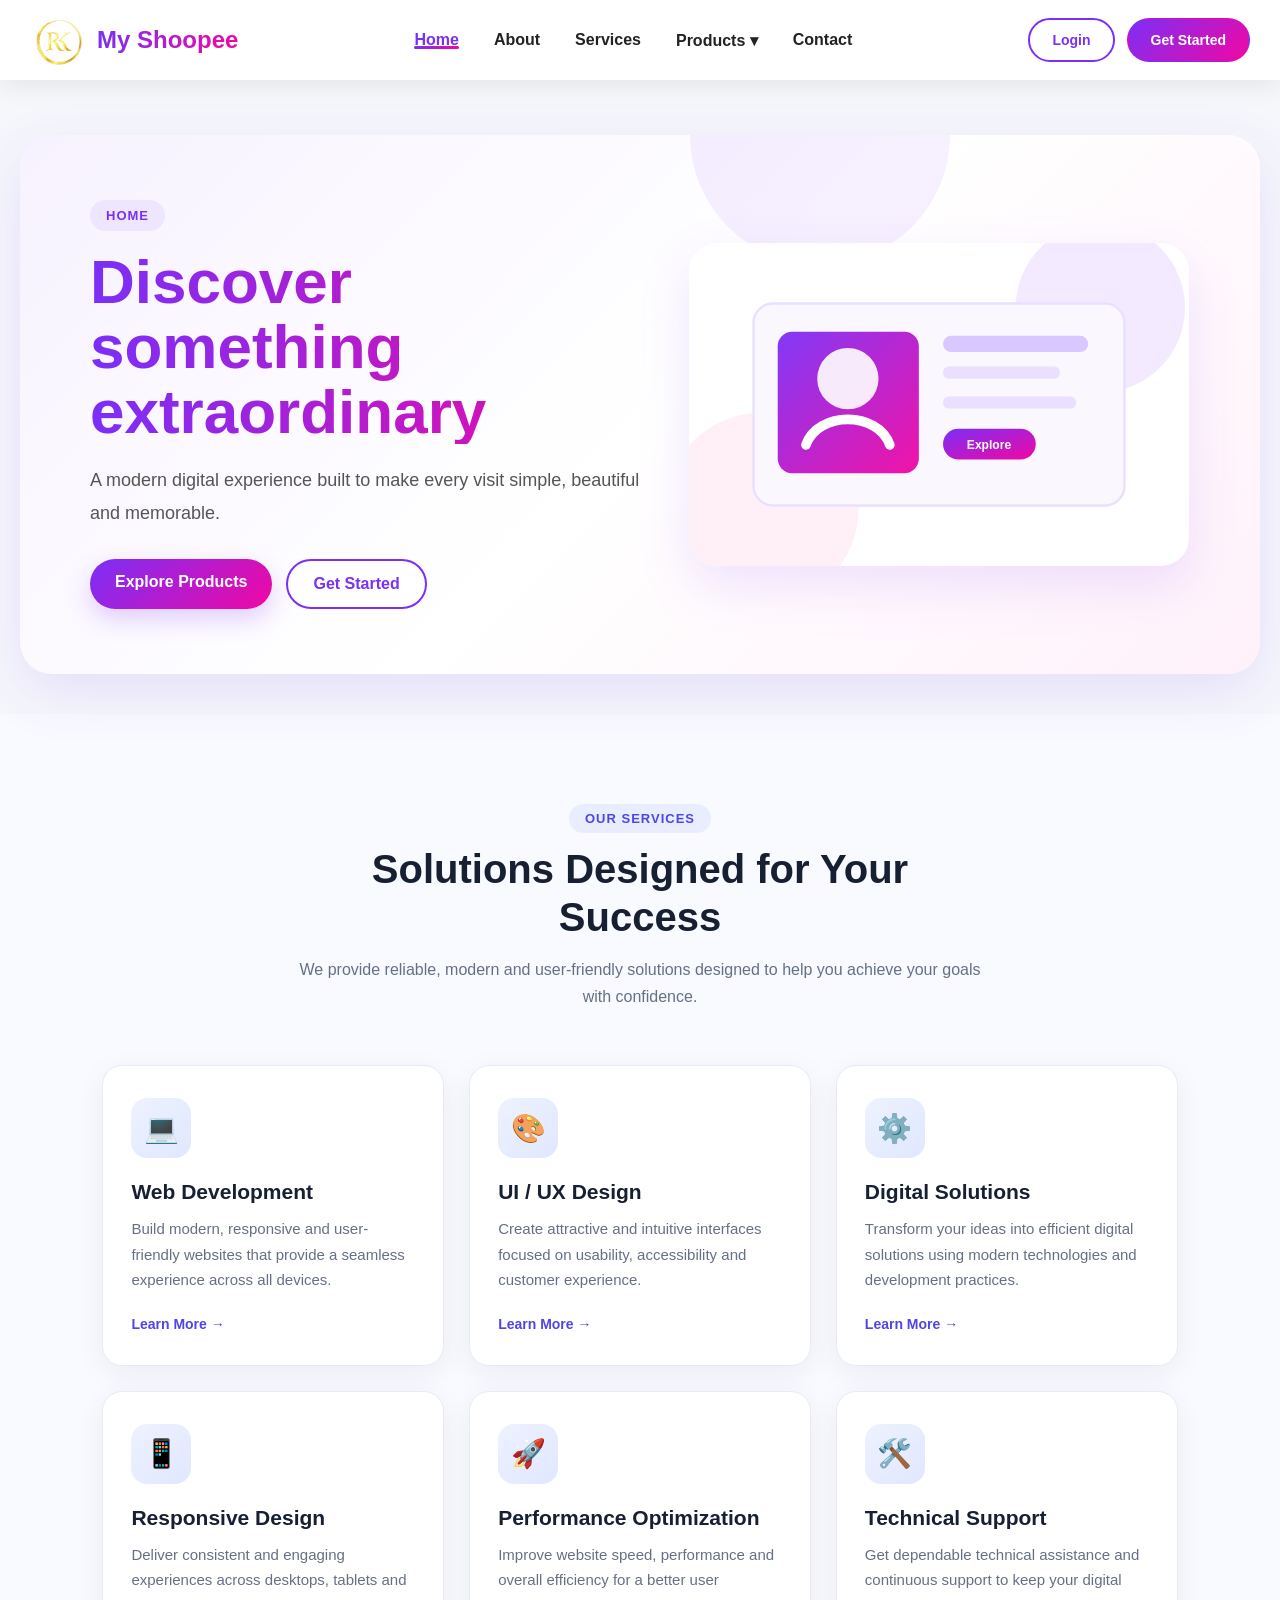
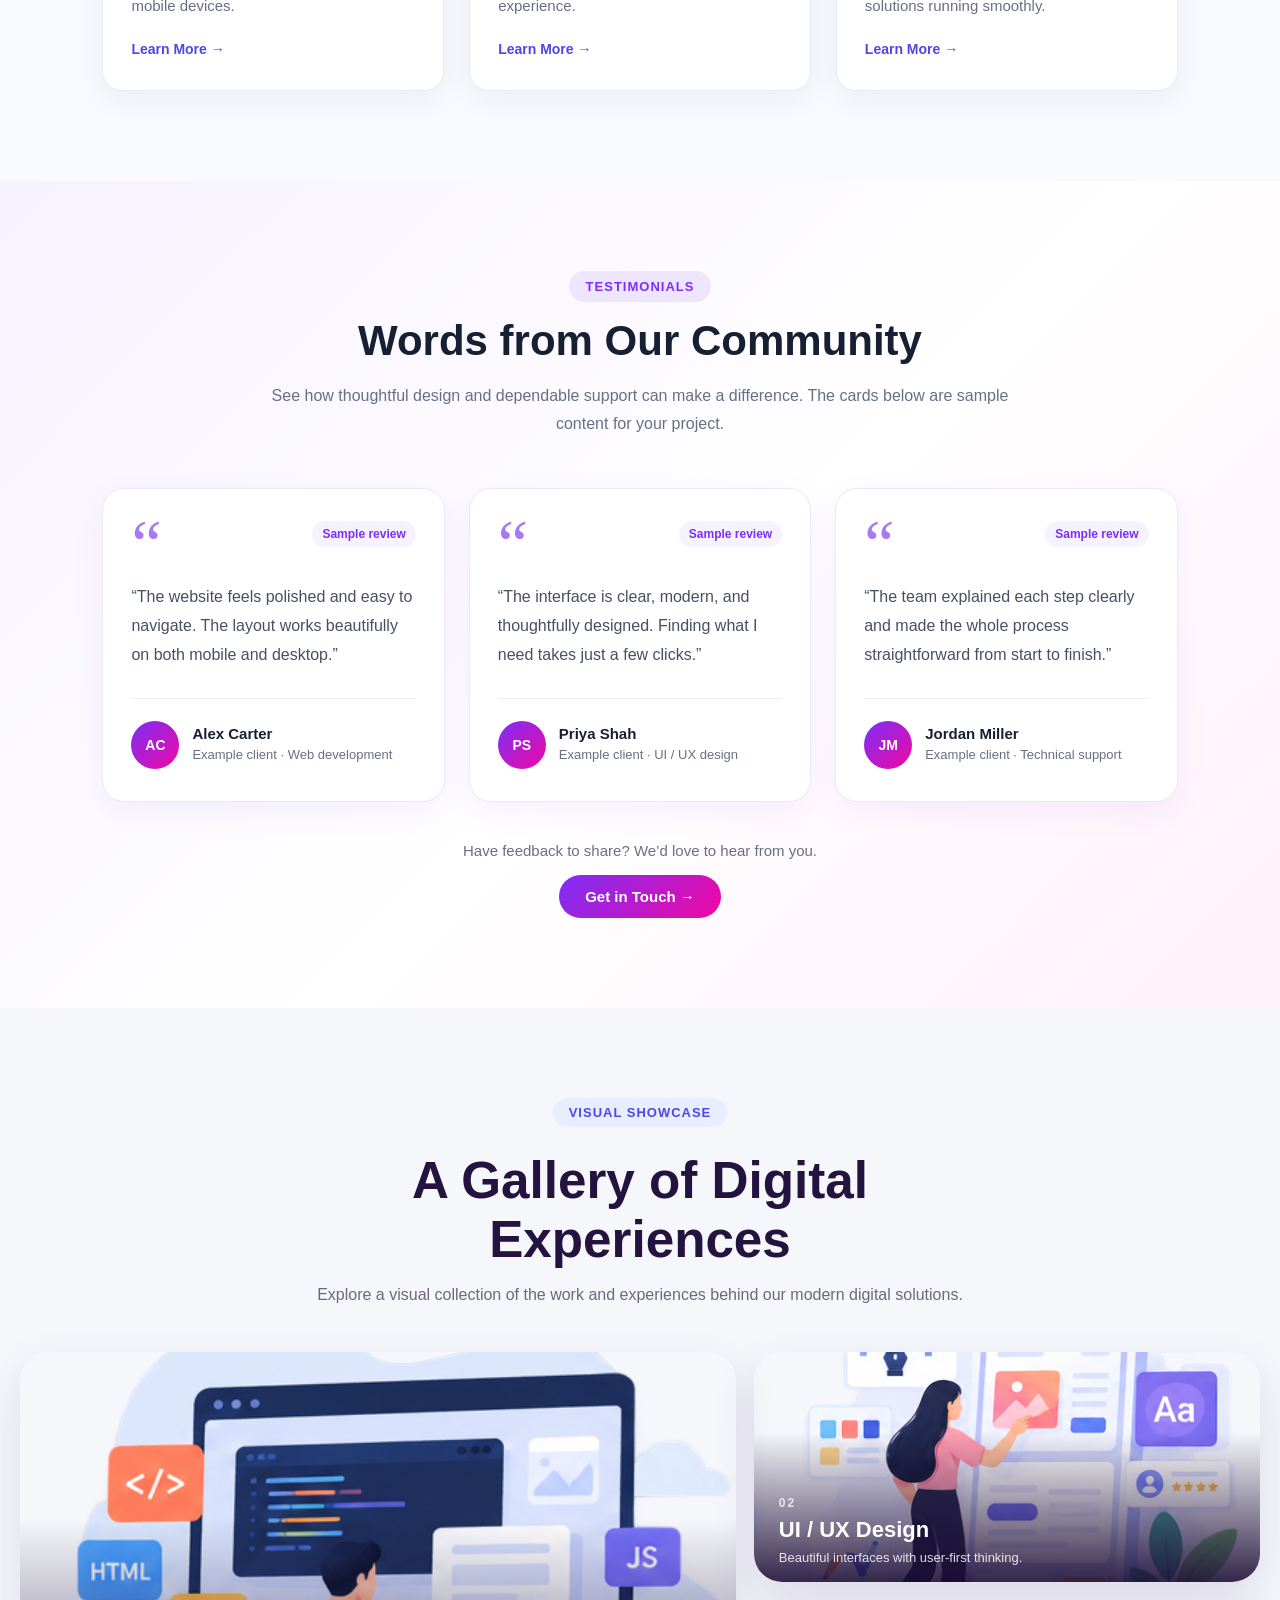
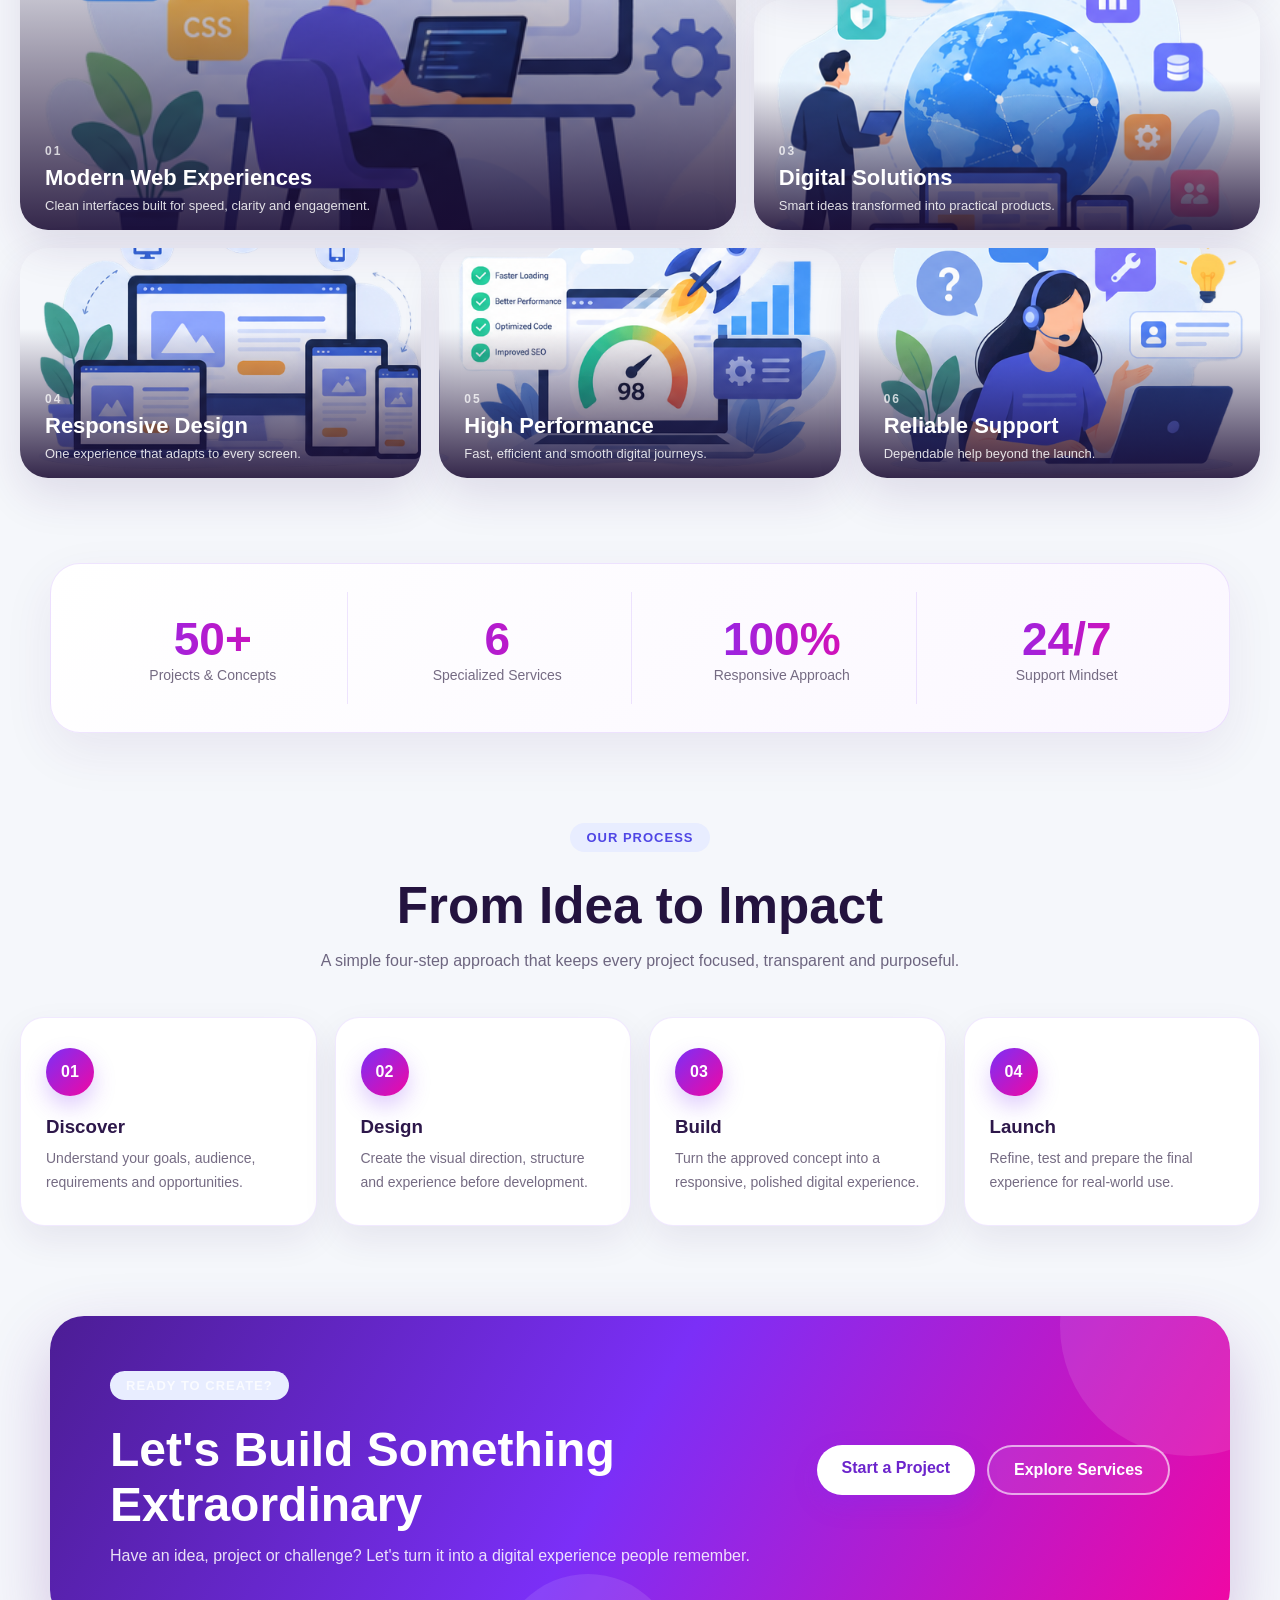
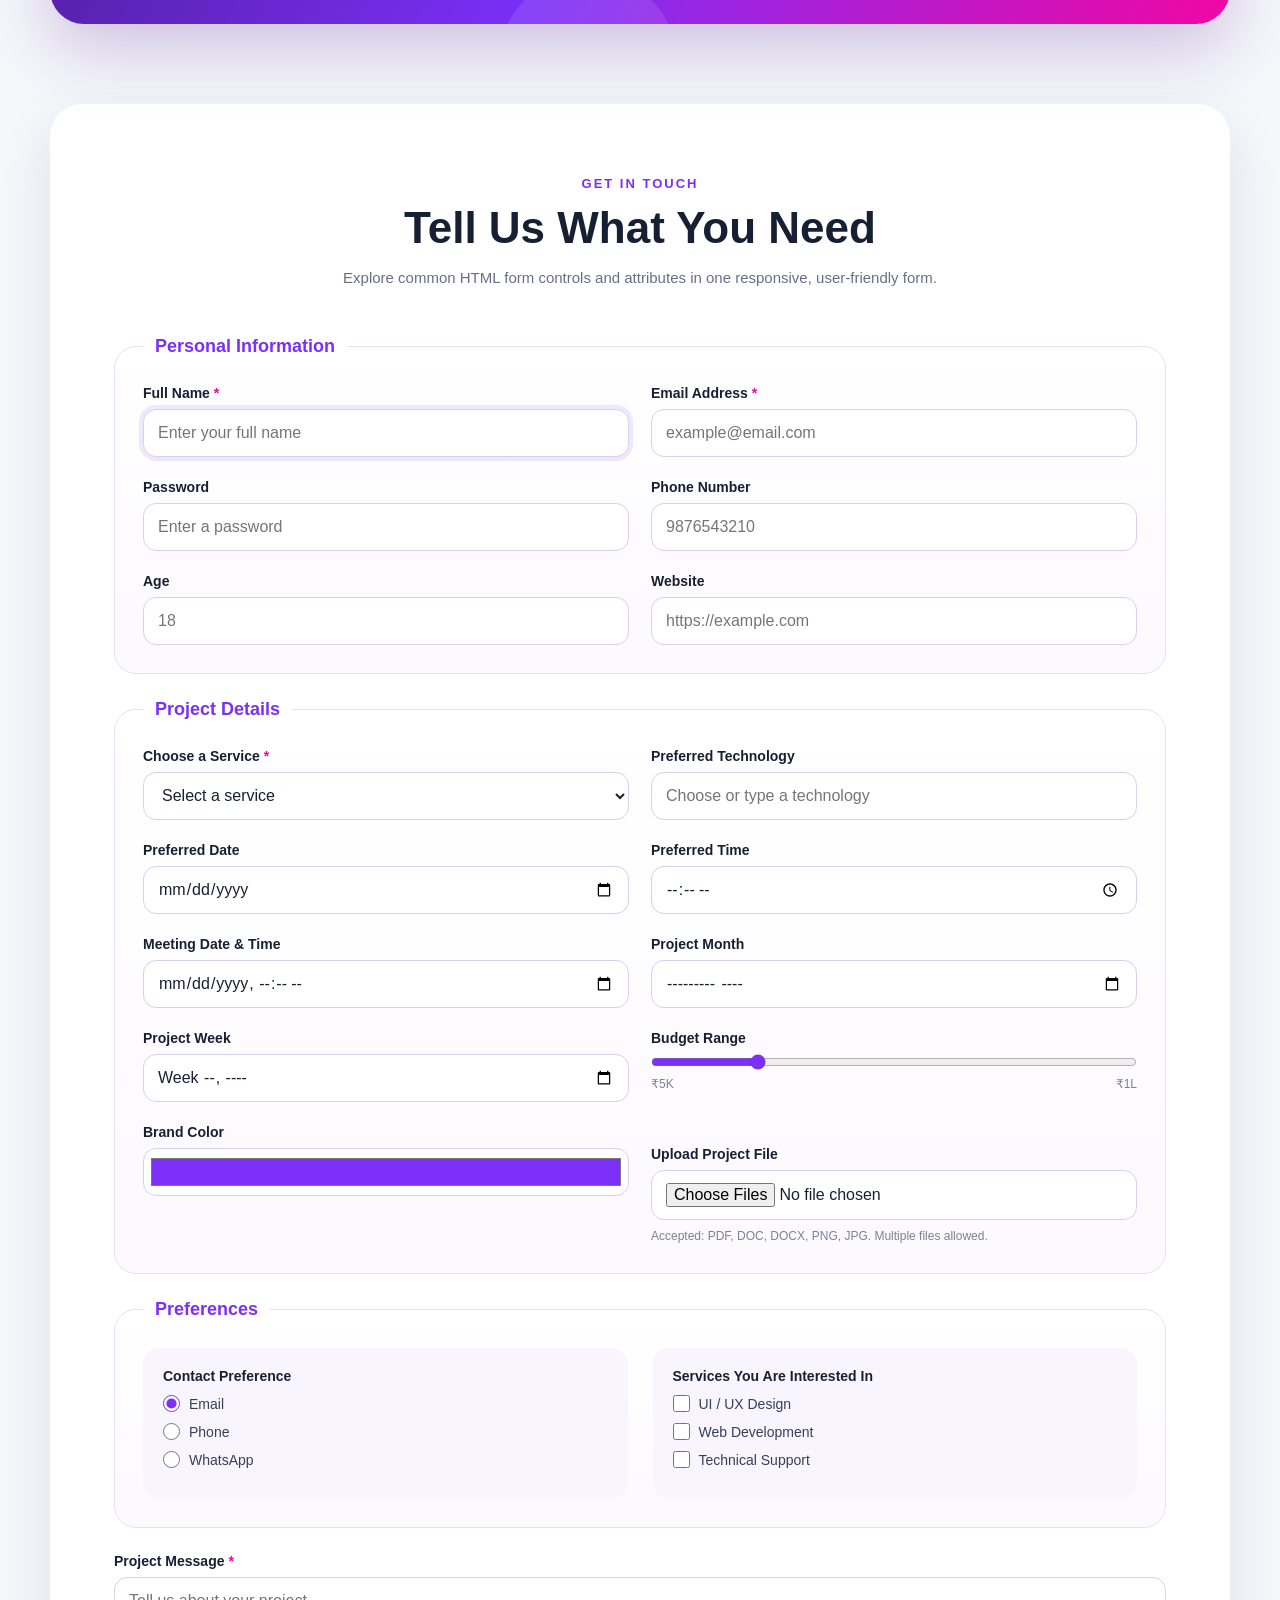
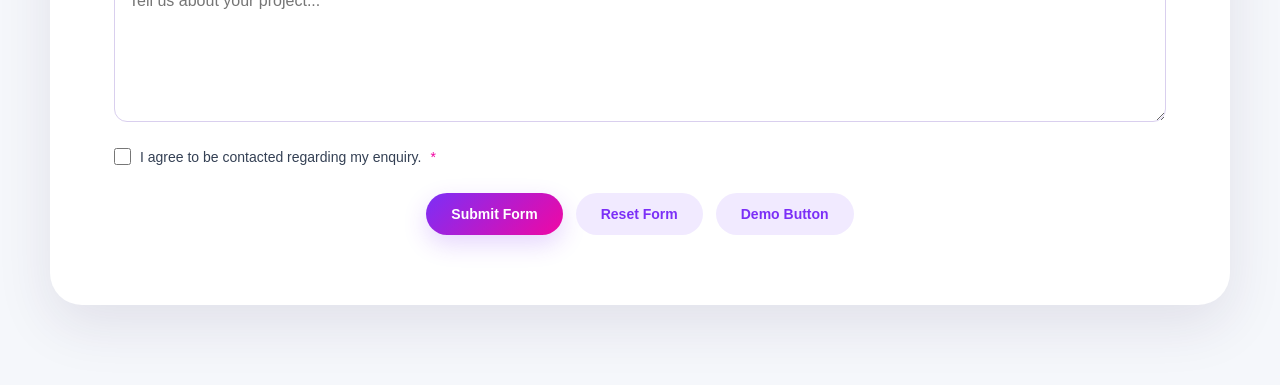
<file: index.html>
<!DOCTYPE html>
<html lang="en">
<head>
    <meta charset="UTF-8">
    <meta name="viewport" content="width=device-width, initial-scale=1.0">

    <title>My Shoopee | Home</title>
    <link rel="stylesheet" href="style.css">



</head>


<body>


    <!-- ================= HEADER ================= -->

    <header>

        <nav class="navbar">


            <!-- LOGO -->

            <a href="index.html" class="logo">


                <img src="IMG_0104.PNG" alt="Website Logo">

                <span>My Shoopee</span>

            </a>


            <!-- NAVIGATION -->

            <ul class="nav-links">

    <li>
        <a href="index.html" class="active">Home</a>
    </li>

    <li>
        <a href="about.html">About</a>
    </li>

    <li>
        <a href="services.html">Services</a>
    </li>

    <li class="dropdown">

        <a href="products.html">Products ▾</a>

        <div class="dropdown-menu">

            <a href="products.html">All Products</a>
            <a href="products.html">New Arrivals</a>
            <a href="products.html">Popular Products</a>

        </div>

    </li>

    <li>
        <a href="contact.html">Contact</a>
    </li>

</ul>


            <!-- BUTTONS -->

            <div class="nav-buttons">

                <a href="login.html" class="btn login-btn">
                    Login
                </a>

                <a href="login.html" class="btn start-btn">
                    Get Started
                </a>

            </div>


        </nav>

    </header>

    <section class="hero-banner">
        <div class="hero-copy">
            <span class="hero-kicker">Home</span>
            <h1>Discover something extraordinary</h1>
            <p>A modern digital experience built to make every visit simple, beautiful and memorable.</p>
            <div class="hero-actions">
                <a href="about.html" class="hero-btn hero-primary">Explore Products</a>
                <a href="login.html" class="hero-btn hero-secondary">Get Started</a>
            </div>
        </div>
        <div class="hero-visual">
            <img src="home-hero.svg" alt="Home banner illustration">
        </div>
    </section>

    <!-- Services Section -->
<section class="services-section" id="services">

    <div class="services-heading">
        <span class="section-tag">OUR SERVICES</span>

        <h2>Solutions Designed for Your Success</h2>

        <p>
            We provide reliable, modern and user-friendly solutions
            designed to help you achieve your goals with confidence.
        </p>
    </div>

    <div class="services-container">

        <!-- Service 1 -->
        <div class="service-card">

            <div class="service-icon">
                💻
            </div>

            <h3>Web Development</h3>

            <p>
                Build modern, responsive and user-friendly websites
                that provide a seamless experience across all devices.
            </p>

            <a href="web-devolopment.html" class="service-link">
                Learn More →
            </a>

        </div>


        <!-- Service 2 -->
        <div class="service-card">

            <div class="service-icon">
                🎨
            </div>

            <h3>UI / UX Design</h3>

            <p>
                Create attractive and intuitive interfaces focused
                on usability, accessibility and customer experience.
            </p>

            <a href="ui-ux-design.html" class="service-link">
                Learn More →
            </a>

        </div>


        <!-- Service 3 -->
        <div class="service-card">

            <div class="service-icon">
                ⚙️
            </div>

            <h3>Digital Solutions</h3>

            <p>
                Transform your ideas into efficient digital solutions
                using modern technologies and development practices.
            </p>

            <a href="digital-solutions.html" class="service-link">
                Learn More →
            </a>

        </div>


        <!-- Service 4 -->
        <div class="service-card">

            <div class="service-icon">
                📱
            </div>

            <h3>Responsive Design</h3>

            <p>
                Deliver consistent and engaging experiences across
                desktops, tablets and mobile devices.
            </p>

            <a href="responsive-design.html" class="service-link">
                Learn More →
            </a>

        </div>


        <!-- Service 5 -->
        <div class="service-card">

            <div class="service-icon">
                🚀
            </div>

            <h3>Performance Optimization</h3>

            <p>
                Improve website speed, performance and overall
                efficiency for a better user experience.
            </p>

            <a href="performance-optimization.html" class="service-link">
                Learn More →
            </a>

        </div>


        <!-- Service 6 -->
        <div class="service-card">

            <div class="service-icon">
                🛠️
            </div>

            <h3>Technical Support</h3>

            <p>
                Get dependable technical assistance and continuous
                support to keep your digital solutions running smoothly.
            </p>

            <a href="technical-support.html" class="service-link">
                Learn More →
            </a>

        </div>

    </div>

</section>


<!-- Testimonials Section: sample content; replace with verified customer feedback before publishing -->
<section class="testimonials-section" id="testimonials" aria-labelledby="testimonials-title">
    <div class="testimonials-heading">
        <span class="testimonials-tag">TESTIMONIALS</span>
        <h2 id="testimonials-title">Words from Our Community</h2>
        <p>See how thoughtful design and dependable support can make a difference. The cards below are sample content for your project.</p>
    </div>

    <div class="testimonials-grid">
        <article class="testimonial-card">
            <div class="testimonial-top">
                <span class="testimonial-quote" aria-hidden="true">“</span>
                <span class="testimonial-label">Sample review</span>
            </div>
            <blockquote>“The website feels polished and easy to navigate. The layout works beautifully on both mobile and desktop.”</blockquote>
            <div class="testimonial-person">
                <span class="testimonial-avatar" aria-hidden="true">AC</span>
                <div><strong>Alex Carter</strong><span>Example client · Web development</span></div>
            </div>
        </article>

        <article class="testimonial-card">
            <div class="testimonial-top">
                <span class="testimonial-quote" aria-hidden="true">“</span>
                <span class="testimonial-label">Sample review</span>
            </div>
            <blockquote>“The interface is clear, modern, and thoughtfully designed. Finding what I need takes just a few clicks.”</blockquote>
            <div class="testimonial-person">
                <span class="testimonial-avatar" aria-hidden="true">PS</span>
                <div><strong>Priya Shah</strong><span>Example client · UI / UX design</span></div>
            </div>
        </article>

        <article class="testimonial-card">
            <div class="testimonial-top">
                <span class="testimonial-quote" aria-hidden="true">“</span>
                <span class="testimonial-label">Sample review</span>
            </div>
            <blockquote>“The team explained each step clearly and made the whole process straightforward from start to finish.”</blockquote>
            <div class="testimonial-person">
                <span class="testimonial-avatar" aria-hidden="true">JM</span>
                <div><strong>Jordan Miller</strong><span>Example client · Technical support</span></div>
            </div>
        </article>
    </div>

    <div class="testimonials-footer">
        <p>Have feedback to share? We’d love to hear from you.</p>
        <a href="contact.html" class="testimonial-cta">Get in Touch <span aria-hidden="true">→</span></a>
    </div>
</section>


<!-- Visual Showcase / Photo Gallery -->
<section class="showcase-section" id="showcase" aria-labelledby="showcase-title">
    <div class="showcase-heading">
        <span class="section-tag">VISUAL SHOWCASE</span>
        <h2 id="showcase-title">A Gallery of Digital Experiences</h2>
        <p>Explore a visual collection of the work and experiences behind our modern digital solutions.</p>
    </div>

    <div class="showcase-grid">
        <article class="showcase-card showcase-featured">
            <img src="web-development.png" alt="Modern web development project">
            <div class="showcase-overlay">
                <span>01</span>
                <h3>Modern Web Experiences</h3>
                <p>Clean interfaces built for speed, clarity and engagement.</p>
            </div>
        </article>
        <article class="showcase-card">
            <img src="ui-ux-design.png" alt="UI and UX design project">
            <div class="showcase-overlay"><span>02</span><h3>UI / UX Design</h3><p>Beautiful interfaces with user-first thinking.</p></div>
        </article>
        <article class="showcase-card">
            <img src="digital-solutions.png" alt="Digital solutions project">
            <div class="showcase-overlay"><span>03</span><h3>Digital Solutions</h3><p>Smart ideas transformed into practical products.</p></div>
        </article>
        <article class="showcase-card">
            <img src="responsive-design.png" alt="Responsive design project">
            <div class="showcase-overlay"><span>04</span><h3>Responsive Design</h3><p>One experience that adapts to every screen.</p></div>
        </article>
        <article class="showcase-card">
            <img src="performance-optimization.png" alt="Performance optimization project">
            <div class="showcase-overlay"><span>05</span><h3>High Performance</h3><p>Fast, efficient and smooth digital journeys.</p></div>
        </article>
        <article class="showcase-card">
            <img src="technical-support.png" alt="Technical support project">
            <div class="showcase-overlay"><span>06</span><h3>Reliable Support</h3><p>Dependable help beyond the launch.</p></div>
        </article>
    </div>
</section>

<!-- Stats Section -->
<section class="stats-section" aria-label="Project highlights">
    <div class="stat-card"><strong>50+</strong><span>Projects &amp; Concepts</span></div>
    <div class="stat-card"><strong>6</strong><span>Specialized Services</span></div>
    <div class="stat-card"><strong>100%</strong><span>Responsive Approach</span></div>
    <div class="stat-card"><strong>24/7</strong><span>Support Mindset</span></div>
</section>

<!-- Process Section -->
<section class="process-section" id="process" aria-labelledby="process-title">
    <div class="process-heading">
        <span class="section-tag">OUR PROCESS</span>
        <h2 id="process-title">From Idea to Impact</h2>
        <p>A simple four-step approach that keeps every project focused, transparent and purposeful.</p>
    </div>
    <div class="process-grid">
        <article class="process-card"><span class="process-number">01</span><h3>Discover</h3><p>Understand your goals, audience, requirements and opportunities.</p></article>
        <article class="process-card"><span class="process-number">02</span><h3>Design</h3><p>Create the visual direction, structure and experience before development.</p></article>
        <article class="process-card"><span class="process-number">03</span><h3>Build</h3><p>Turn the approved concept into a responsive, polished digital experience.</p></article>
        <article class="process-card"><span class="process-number">04</span><h3>Launch</h3><p>Refine, test and prepare the final experience for real-world use.</p></article>
    </div>
</section>

<!-- CTA Section -->
<section class="final-cta" aria-labelledby="cta-title">
    <div>
        <span class="section-tag">READY TO CREATE?</span>
        <h2 id="cta-title">Let's Build Something Extraordinary</h2>
        <p>Have an idea, project or challenge? Let's turn it into a digital experience people remember.</p>
    </div>
    <div class="cta-actions">
        <a href="contact.html" class="hero-btn hero-primary">Start a Project</a>
        <a href="services.html" class="hero-btn hero-secondary">Explore Services</a>
    </div>
</section>


<!-- Form Section -->
<section class="form-section" id="form-section" aria-labelledby="form-title">
    <div class="form-heading">
        <span class="form-tag">GET IN TOUCH</span>
        <h2 id="form-title">Tell Us What You Need</h2>
        <p>Explore common HTML form controls and attributes in one responsive, user-friendly form.</p>
    </div>

    <form class="modern-form"
          action="#form-section"
          method="post"
          target="_self"
          autocomplete="on"
          accept-charset="UTF-8"
          enctype="multipart/form-data">

        <fieldset>
            <legend>Personal Information</legend>

            <div class="form-grid">
                <div class="form-field">
                    <label for="full-name">Full Name <span>*</span></label>
                    <input type="text" id="full-name" name="full_name"
                           placeholder="Enter your full name"
                           minlength="3" maxlength="50"
                           autocomplete="name" autofocus required>
                </div>

                <div class="form-field">
                    <label for="email">Email Address <span>*</span></label>
                    <input type="email" id="email" name="email"
                           placeholder="example@email.com"
                           autocomplete="email" required>
                </div>

                <div class="form-field">
                    <label for="password">Password</label>
                    <input type="password" id="password" name="password"
                           placeholder="Enter a password"
                           minlength="8" maxlength="20"
                           autocomplete="new-password">
                </div>

                <div class="form-field">
                    <label for="phone">Phone Number</label>
                    <input type="tel" id="phone" name="phone"
                           placeholder="9876543210"
                           pattern="[0-9]{10}" maxlength="10"
                           autocomplete="tel">
                </div>

                <div class="form-field">
                    <label for="age">Age</label>
                    <input type="number" id="age" name="age"
                           min="18" max="100" step="1"
                           placeholder="18">
                </div>

                <div class="form-field">
                    <label for="website">Website</label>
                    <input type="url" id="website" name="website"
                           placeholder="https://example.com"
                           autocomplete="url">
                </div>
            </div>
        </fieldset>

        <fieldset>
            <legend>Project Details</legend>

            <div class="form-grid">
                <div class="form-field">
                    <label for="service">Choose a Service <span>*</span></label>
                    <select id="service" name="service" required>
                        <option value="" selected disabled>Select a service</option>
                        <option value="web-development">Web Development</option>
                        <option value="ui-ux">UI / UX Design</option>
                        <option value="digital-solutions">Digital Solutions</option>
                        <option value="responsive-design">Responsive Design</option>
                        <option value="performance">Performance Optimization</option>
                        <option value="support">Technical Support</option>
                    </select>
                </div>

                <div class="form-field">
                    <label for="technology">Preferred Technology</label>
                    <input list="technology-list" id="technology" name="technology"
                           placeholder="Choose or type a technology">
                    <datalist id="technology-list">
                        <option value="HTML">
                        <option value="CSS">
                        <option value="JavaScript">
                        <option value="React">
                        <option value="Python">
                    </datalist>
                </div>

                <div class="form-field">
                    <label for="project-date">Preferred Date</label>
                    <input type="date" id="project-date" name="project_date">
                </div>

                <div class="form-field">
                    <label for="meeting-time">Preferred Time</label>
                    <input type="time" id="meeting-time" name="meeting_time">
                </div>

                <div class="form-field">
                    <label for="meeting-datetime">Meeting Date &amp; Time</label>
                    <input type="datetime-local" id="meeting-datetime" name="meeting_datetime">
                </div>

                <div class="form-field">
                    <label for="project-month">Project Month</label>
                    <input type="month" id="project-month" name="project_month">
                </div>

                <div class="form-field">
                    <label for="project-week">Project Week</label>
                    <input type="week" id="project-week" name="project_week">
                </div>

                <div class="form-field">
                    <label for="budget">Budget Range</label>
                    <input type="range" id="budget" name="budget"
                           min="5000" max="100000" step="5000" value="25000">
                    <div class="range-labels"><span>₹5K</span><span>₹1L</span></div>
                </div>

                <div class="form-field">
                    <label for="brand-color">Brand Color</label>
                    <input type="color" id="brand-color" name="brand_color" value="#7b2ff7">
                </div>

                <div class="form-field form-field-full">
                    <label for="project-file">Upload Project File</label>
                    <input type="file" id="project-file" name="project_file"
                           accept=".pdf,.doc,.docx,.png,.jpg,.jpeg" multiple>
                    <small>Accepted: PDF, DOC, DOCX, PNG, JPG. Multiple files allowed.</small>
                </div>
            </div>
        </fieldset>

        <fieldset>
            <legend>Preferences</legend>

            <div class="preference-grid">
                <div class="preference-group">
                    <p class="preference-title">Contact Preference</p>
                    <label class="choice-label">
                        <input type="radio" name="contact_preference" value="email" checked>
                        Email
                    </label>
                    <label class="choice-label">
                        <input type="radio" name="contact_preference" value="phone">
                        Phone
                    </label>
                    <label class="choice-label">
                        <input type="radio" name="contact_preference" value="whatsapp">
                        WhatsApp
                    </label>
                </div>

                <div class="preference-group">
                    <p class="preference-title">Services You Are Interested In</p>
                    <label class="choice-label">
                        <input type="checkbox" name="interests" value="design">
                        UI / UX Design
                    </label>
                    <label class="choice-label">
                        <input type="checkbox" name="interests" value="development">
                        Web Development
                    </label>
                    <label class="choice-label">
                        <input type="checkbox" name="interests" value="support">
                        Technical Support
                    </label>
                </div>
            </div>
        </fieldset>

        <div class="form-field form-field-full">
            <label for="message">Project Message <span>*</span></label>
            <textarea id="message" name="message"
                      rows="6" cols="50"
                      minlength="10" maxlength="500"
                      placeholder="Tell us about your project..."
                      wrap="soft" required></textarea>
        </div>

        <!-- Hidden input demonstrates the hidden form control. -->
        <input type="hidden" name="form_source" value="home-page-contact-form">

        <div class="form-check-row">
            <label class="choice-label">
                <input type="checkbox" name="terms" value="accepted" required>
                I agree to be contacted regarding my enquiry. <span>*</span>
            </label>
        </div>

        <div class="form-actions">
            <button type="submit" class="form-btn form-submit">Submit Form</button>
            <button type="reset" class="form-btn form-reset">Reset Form</button>
            <button type="button" class="form-btn form-demo" onclick="alert('Thanks! This demo button works without submitting the form.')">Demo Button</button>
        </div>
    </form>
</section>

</body>
</html>
</file>
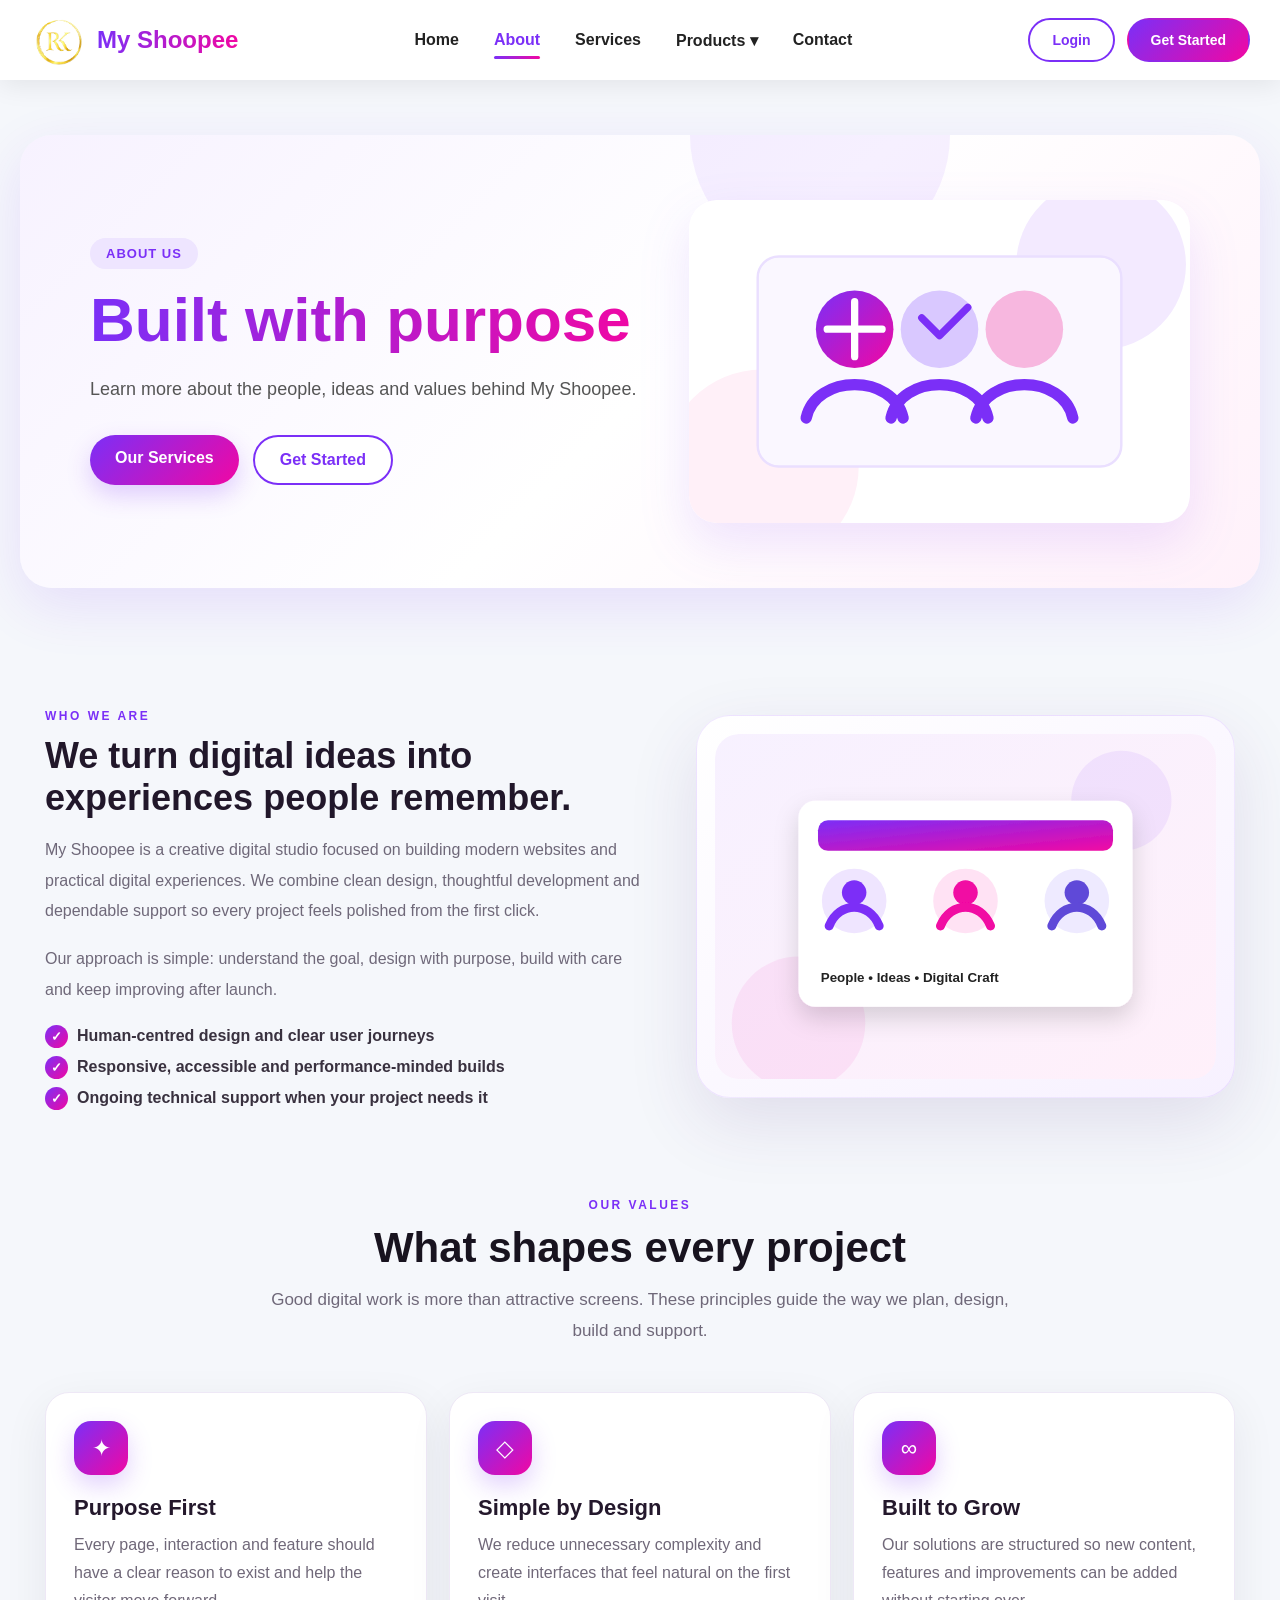
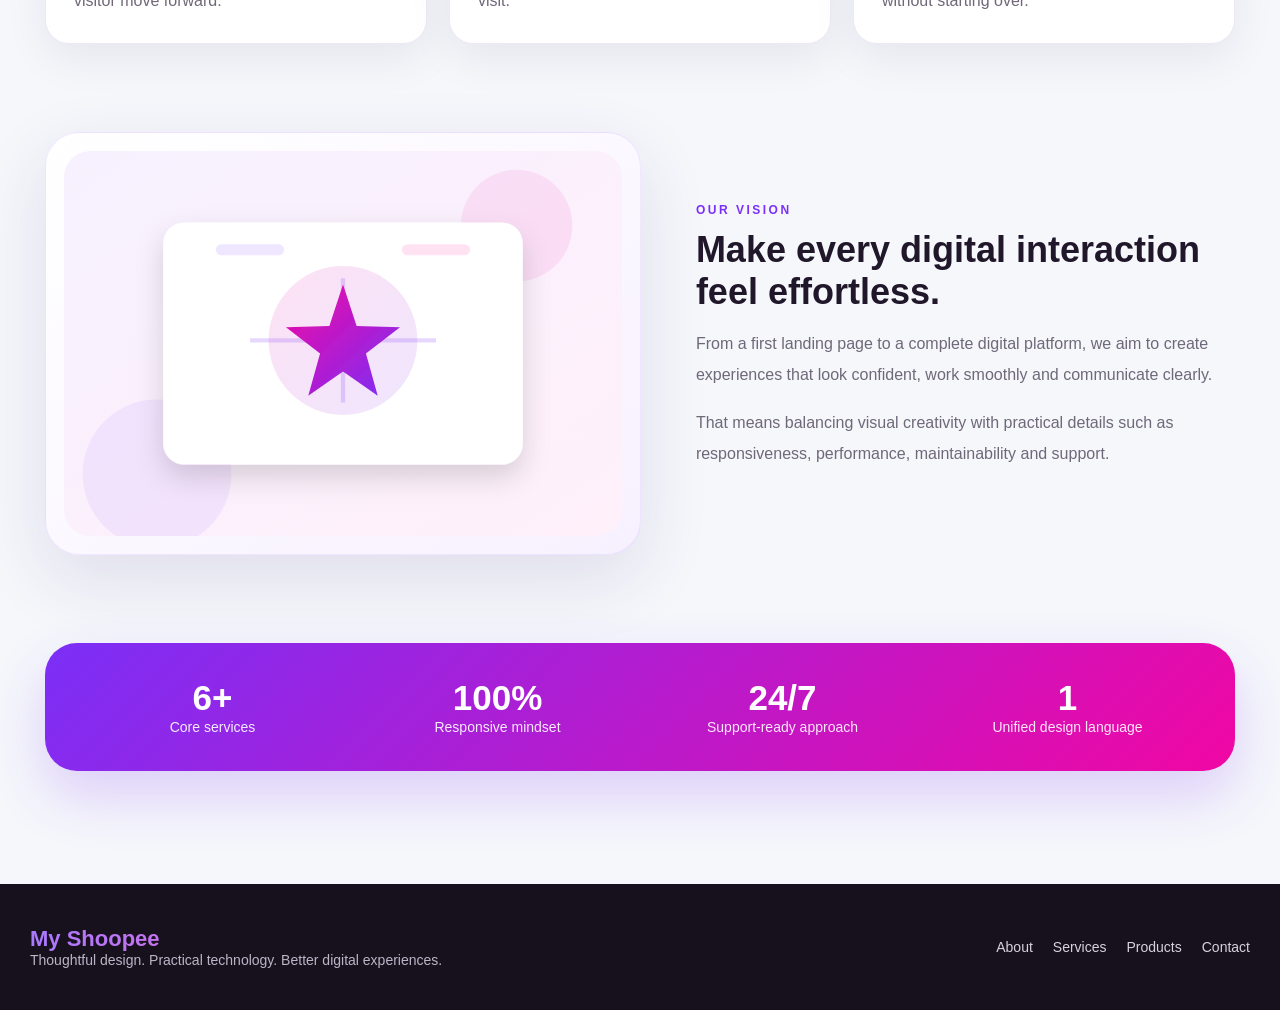
<file: about.html>
<!DOCTYPE html>
<html lang="en">
<head>
    <meta charset="UTF-8">
    <meta name="viewport" content="width=device-width, initial-scale=1.0">
    <title>My Shoopee | About</title>
    <style>

        /* ---------- RESET ---------- */
        * {
            margin: 0;
            padding: 0;
            box-sizing: border-box;
        }

        body {
            font-family: Arial, Helvetica, sans-serif;
            background: #f5f7fb;
        }

        .hero-visual img {
    width: 100%;
    max-width: 500px;
    transition: transform 0.5s ease, filter 0.5s ease;
    animation: floatImage 4s ease-in-out infinite;
}

.hero-visual img:hover {
    transform: scale(1.08) rotate(2deg);
    filter: drop-shadow(0 15px 25px rgba(0, 0, 0, 0.25));
}
.logo {
    transition: transform 0.4s ease, filter 0.4s ease;
}

.logo:hover {
    transform: scale(1.08);
    filter: drop-shadow(0 5px 10px rgba(0, 0, 0, 0.2));
}

@keyframes floatImage {
    0%, 100% {
        transform: translateY(0);
    }

    50% {
        transform: translateY(-15px);
    }
}
        /* ---------- HEADER ---------- */
        header {
            width: 100%;
            position: sticky;
            top: 0;
            z-index: 1000;
            background: rgba(255, 255, 255, 0.95);
            backdrop-filter: blur(12px);
            box-shadow: 0 5px 25px rgba(0, 0, 0, 0.08);
        }

        /* ---------- NAVBAR ---------- */
        .navbar {
            max-width: 1300px;
            margin: auto;
            height: 80px;
            display: flex;
            align-items: center;
            justify-content: space-between;
            padding: 0 30px;
        }
        .nav-links a.active {
            color: #7b2ff7;
        }

        .nav-links a.active::after {
            width: 100%;
        }

        /* ---------- LOGO ---------- */
        .logo {
            display: flex;
            align-items: center;
            gap: 12px;
            text-decoration: none;
        }

        .logo img {
            width: 55px;
            height: 55px;
            object-fit: contain;
            border-radius: 50%;
            transition: 0.4s ease;
        }

        .logo:hover img {
            transform: rotate(8deg) scale(1.05);
        }

        .logo span {
            font-size: 24px;
            font-weight: bold;
            background: linear-gradient(90deg, #7b2ff7, #f107a3);
            background-clip: text;
            -webkit-background-clip: text;
            -webkit-text-fill-color: transparent;
        }

        /* ---------- NAVIGATION ---------- */
        .nav-links {
            display: flex;
            align-items: center;
            gap: 35px;
            list-style: none;
        }

        .nav-links li {
            position: relative;
        }

        .nav-links a {
            position: relative;
            display: inline-block;
            text-decoration: none;
            color: #222;
            font-size: 16px;
            font-weight: 600;
            padding: 10px 0;
            transition: 0.3s ease;
        }

        /* ---------- NAV HOVER ---------- */
        .nav-links a::after {
            content: "";
            position: absolute;
            left: 0;
            bottom: 0;
            width: 0;
            height: 3px;
            border-radius: 10px;
            background: linear-gradient(90deg, #7b2ff7, #f107a3);
            transition: 0.3s ease;
        }

        .nav-links a:hover {
            color: #7b2ff7;
        }

        .nav-links a:hover::after {
            width: 100%;
        }

        /* ---------- DROPDOWN ---------- */
        .dropdown {
            position: relative;
        }

        .dropdown-menu {
            position: absolute;
            top: 40px;
            left: -20px;
            width: 180px;
            background: white;
            border-radius: 12px;
            padding: 10px 0;
            box-shadow: 0 10px 30px rgba(0, 0, 0, 0.15);
            opacity: 0;
            visibility: hidden;
            transform: translateY(10px);
            transition: 0.3s ease;
        }

        .dropdown-menu a {
            display: block;
            padding: 12px 20px;
            color: #333;
        }

        .dropdown-menu a::after {
            display: none;
        }

        .dropdown-menu a:hover {
            background: #f5efff;
        }

        .dropdown:hover .dropdown-menu {
            opacity: 1;
            visibility: visible;
            transform: translateY(0);
        }

        /* ---------- BUTTONS ---------- */
        .nav-buttons {
            display: flex;
            align-items: center;
            gap: 12px;
        }

        .btn {
            text-decoration: none;
            padding: 12px 22px;
            border-radius: 30px;
            font-size: 14px;
            font-weight: bold;
            transition: 0.3s ease;
        }

        .login-btn {
            color: #7b2ff7;
            border: 2px solid #7b2ff7;
        }

        .login-btn:hover {
            color: white;
            background: #7b2ff7;
            transform: translateY(-3px);
            box-shadow: 0 8px 20px rgba(123, 47, 247, 0.3);
        }

        .start-btn {
            color: white;
            background: linear-gradient(135deg, #7b2ff7, #f107a3);
            border: 2px solid transparent;
        }

        .start-btn:hover {
            color: white;
            transform: translateY(-3px) scale(1.05);
            box-shadow: 0 10px 25px rgba(241, 7, 163, 0.35);
        }

        /* ---------- RESPONSIVE NAVIGATION ---------- */
        @media (max-width: 1000px) {
            .navbar {
                height: auto;
                min-height: 80px;
                flex-wrap: wrap;
                gap: 15px;
                padding: 15px 20px;
            }

            .nav-links {
                order: 3;
                width: 100%;
                justify-content: center;
                flex-wrap: wrap;
                gap: 20px;
            }
        }

        @media (max-width: 600px) {
            .logo span {
                font-size: 20px;
            }

            .logo img {
                width: 48px;
                height: 48px;
            }

            .nav-buttons {
                gap: 7px;
            }

            .btn {
                padding: 10px 14px;
                font-size: 12px;
            }

            .nav-links {
                gap: 14px;
            }

            .nav-links a {
                font-size: 14px;
            }
        }

        /* ---------- PAGE CONTENT ---------- */

        .content { text-align: center; padding: 100px 20px; }
        h1 { font-size: 45px; color: #7b2ff7; margin-bottom: 20px; }
        .content p { max-width: 700px; margin: auto; line-height: 1.8; color: #555; }
        @media (max-width: 600px) { h1 { font-size: 36px; } }


/* ---------- PAGE HERO BANNER ---------- */
.hero-banner{max-width:1250px;margin:55px auto 40px;padding:65px 70px;min-height:430px;border-radius:32px;background:linear-gradient(135deg,#f7f2ff 0%,#fff 52%,#fff1fa 100%);display:grid;grid-template-columns:1.05fr .95fr;align-items:center;gap:45px;overflow:hidden;position:relative;box-shadow:0 18px 55px rgba(123,47,247,.12)}
.hero-banner::before{content:"";position:absolute;width:260px;height:260px;border-radius:50%;background:rgba(123,47,247,.07);top:-130px;right:25%;}
.hero-copy{position:relative;z-index:1}.hero-kicker{display:inline-block;padding:8px 16px;border-radius:30px;background:#eee5ff;color:#7b2ff7;font-size:13px;font-weight:800;letter-spacing:1px;text-transform:uppercase;margin-bottom:18px}.hero-copy h1{font-size:clamp(38px,5vw,62px);line-height:1.05;margin:0 0 20px;background:linear-gradient(90deg,#7b2ff7,#f107a3);-webkit-background-clip:text;background-clip:text;-webkit-text-fill-color:transparent}.hero-copy p{font-size:18px;line-height:1.8;color:#555;max-width:620px;margin-bottom:30px}.hero-actions{display:flex;gap:14px;flex-wrap:wrap}.hero-btn{display:inline-block;text-decoration:none;padding:14px 25px;border-radius:30px;font-weight:700;transition:.3s ease}.hero-primary{color:white;background:linear-gradient(135deg,#7b2ff7,#f107a3);box-shadow:0 10px 24px rgba(123,47,247,.22)}.hero-secondary{color:#7b2ff7;border:2px solid #7b2ff7;background:white}.hero-btn:hover{transform:translateY(-4px);box-shadow:0 12px 28px rgba(123,47,247,.22)}.hero-visual{position:relative;z-index:1}.hero-visual img{width:100%;max-width:560px;display:block;margin:auto;border-radius:28px;filter:drop-shadow(0 20px 25px rgba(123,47,247,.12))}
@media(max-width:900px){.hero-banner{grid-template-columns:1fr;padding:50px 35px;text-align:center}.hero-copy p{margin-left:auto;margin-right:auto}.hero-actions{justify-content:center}.hero-visual img{max-width:500px}}
@media(max-width:600px){.hero-banner{margin:30px 15px;padding:38px 22px;min-height:auto;border-radius:24px}.hero-copy h1{font-size:40px}.hero-copy p{font-size:16px}.hero-actions{flex-direction:column}.hero-btn{width:100%;text-align:center}}

    
/* =========================================================
   RESPONSIVE OVERLAY - keeps every page usable on phones
   tablets and desktops without changing the existing design
========================================================= */
html {
    width: 100%;
    overflow-x: hidden;
}

body {
    width: 100%;
    max-width: 100%;
    overflow-x: hidden;
}

img, svg {
    max-width: 100%;
    height: auto;
}

.navbar {
    width: 100%;
}

.hero-banner {
    width: min(1250px, calc(100% - 40px));
}

@media (max-width: 1100px) {
    .navbar {
        height: auto !important;
        min-height: 80px;
        flex-wrap: wrap;
        row-gap: 12px;
        padding: 14px 24px !important;
    }

    .nav-links {
        order: 3;
        width: 100%;
        justify-content: center;
        flex-wrap: wrap;
        gap: 18px !important;
    }

    .nav-buttons {
        flex-shrink: 0;
    }
}

@media (max-width: 900px) {
    .hero-banner {
        width: calc(100% - 30px);
        margin: 30px auto !important;
        grid-template-columns: 1fr !important;
        text-align: center;
        padding: 48px 28px !important;
    }

    .hero-copy {
        max-width: 760px;
        margin: 0 auto;
    }

    .hero-copy p {
        margin-left: auto;
        margin-right: auto;
    }

    .hero-actions {
        justify-content: center;
    }

    .hero-visual {
        width: 100%;
    }

    .hero-visual img {
        width: min(100%, 520px) !important;
        margin: 0 auto;
    }

    .services-container,
    .testimonials-grid {
        grid-template-columns: repeat(2, minmax(0, 1fr)) !important;
    }
}

@media (max-width: 700px) {
    .navbar {
        padding: 12px 16px !important;
    }

    .logo span {
        font-size: 20px !important;
    }

    .logo img {
        width: 48px !important;
        height: 48px !important;
    }

    .nav-buttons {
        gap: 7px !important;
    }

    .nav-buttons .btn {
        padding: 9px 13px !important;
        font-size: 12px !important;
    }

    .nav-links {
        gap: 10px 16px !important;
    }

    .nav-links a {
        font-size: 14px !important;
    }

    .dropdown-menu {
        left: 50%;
        transform: translate(-50%, 10px);
        width: 170px;
    }

    .dropdown:hover .dropdown-menu {
        transform: translate(-50%, 0);
    }

    .hero-banner {
        width: calc(100% - 24px);
        padding: 38px 20px !important;
        border-radius: 24px !important;
    }

    .hero-copy h1 {
        font-size: clamp(32px, 10vw, 44px) !important;
    }

    .hero-copy p {
        font-size: 15px !important;
        line-height: 1.7 !important;
    }

    .hero-actions {
        flex-direction: column;
        width: 100%;
        align-items: stretch;
    }

    .hero-btn {
        width: 100%;
        text-align: center;
    }

    .services-container,
    .testimonials-grid {
        grid-template-columns: 1fr !important;
    }

    .services-section,
    .testimonials-section {
        padding-left: 20px !important;
        padding-right: 20px !important;
    }

    .service-card {
        width: 100%;
    }

    .testimonials-heading h2,
    .services-heading h2 {
        font-size: 28px !important;
    }
}

@media (max-width: 420px) {
    .logo {
        gap: 7px !important;
    }

    .logo span {
        font-size: 18px !important;
    }

    .logo img {
        width: 42px !important;
        height: 42px !important;
    }

    .nav-buttons .btn {
        padding: 8px 10px !important;
    }

    .nav-links {
        gap: 8px 12px !important;
    }

    .nav-links a {
        font-size: 13px !important;
    }
}

@media (prefers-reduced-motion: reduce) {
    *, *::before, *::after {
        scroll-behavior: auto !important;
        animation-duration: 0.01ms !important;
        animation-iteration-count: 1 !important;
        transition-duration: 0.01ms !important;
    }
}

/* ===== EXTRAORDINARY INNER PAGE SECTIONS ===== */
.inner-section{max-width:1250px;margin:0 auto;padding:78px 30px}
.section-heading{text-align:center;max-width:760px;margin:0 auto 46px}
.section-tag{display:inline-block;font-size:12px;letter-spacing:2.5px;font-weight:800;color:#7b2ff7;margin-bottom:12px}
.section-heading h2{font-size:42px;line-height:1.12;color:#18131f;margin-bottom:14px}
.section-heading p{color:#6f6879;font-size:17px;line-height:1.8}
.story-grid,.split-showcase{display:grid;grid-template-columns:1.05fr .95fr;gap:55px;align-items:center}
.story-copy h2,.split-copy h2{font-size:36px;color:#21172a;margin-bottom:16px}
.story-copy p,.split-copy p{font-size:16px;line-height:1.9;color:#6f6879;margin-bottom:18px}
.check-list{list-style:none;display:grid;gap:13px;margin-top:22px}
.check-list li{padding-left:32px;position:relative;color:#39313f;font-weight:600}
.check-list li::before{content:"✓";position:absolute;left:0;top:-2px;width:23px;height:23px;border-radius:50%;display:grid;place-items:center;background:linear-gradient(135deg,#7b2ff7,#f107a3);color:#fff;font-size:13px}
.visual-card{background:linear-gradient(145deg,#fff,#f7f1ff);border:1px solid rgba(123,47,247,.1);border-radius:34px;padding:18px;box-shadow:0 24px 70px rgba(75,40,120,.12);overflow:hidden}
.visual-card img{display:block;width:100%;border-radius:24px;transition:transform .6s ease,filter .6s ease}
.visual-card:hover img{transform:scale(1.045);filter:saturate(1.08)}
.value-grid,.process-grid,.service-detail-grid,.product-grid,.contact-cards{display:grid;grid-template-columns:repeat(3,minmax(0,1fr));gap:22px}
.info-card,.service-detail-card,.product-card,.contact-card{background:#fff;border:1px solid #eee8f6;border-radius:24px;padding:28px;box-shadow:0 14px 45px rgba(35,20,55,.07);transition:transform .35s ease,box-shadow .35s ease,border-color .35s ease}
.info-card:hover,.service-detail-card:hover,.product-card:hover,.contact-card:hover{transform:translateY(-9px);box-shadow:0 24px 55px rgba(70,30,110,.14);border-color:rgba(123,47,247,.24)}
.card-icon{width:54px;height:54px;border-radius:17px;display:grid;place-items:center;background:linear-gradient(135deg,#7b2ff7,#f107a3);color:#fff;font-size:23px;margin-bottom:20px;box-shadow:0 10px 25px rgba(123,47,247,.22)}
.info-card h3,.service-detail-card h3,.product-card h3,.contact-card h3{font-size:22px;color:#24182c;margin-bottom:10px}
.info-card p,.service-detail-card p,.product-card p,.contact-card p{color:#706879;line-height:1.75}
.stats-strip{background:linear-gradient(135deg,#7b2ff7,#f107a3);border-radius:32px;padding:35px;color:#fff;display:grid;grid-template-columns:repeat(4,1fr);gap:20px;box-shadow:0 25px 55px rgba(123,47,247,.2)}
.stat{text-align:center}.stat strong{display:block;font-size:35px}.stat span{font-size:14px;opacity:.9}
.service-detail-card,.product-card{padding:0;overflow:hidden}.card-image{width:100%;height:210px;object-fit:cover;display:block;transition:transform .6s ease}.service-detail-card:hover .card-image,.product-card:hover .card-image{transform:scale(1.05)}
.card-body{padding:25px}.card-body .mini-link{display:inline-flex;margin-top:18px;color:#7b2ff7;text-decoration:none;font-weight:800;gap:7px;transition:gap .3s ease}.mini-link:hover{gap:12px}
.service-detail-card .service-number{font-size:12px;letter-spacing:2px;color:#a096ad;font-weight:800;margin-bottom:8px;display:block}
.product-meta{display:flex;flex-wrap:wrap;gap:8px;margin-top:16px}.pill{padding:7px 11px;border-radius:30px;background:#f4effb;color:#655a70;font-size:12px;font-weight:700}
.process-grid{grid-template-columns:repeat(4,minmax(0,1fr))}.process-card{position:relative}.process-card::after{content:"→";position:absolute;right:-16px;top:43px;color:#b9a8ca;font-size:25px}.process-card:last-child::after{display:none}
.contact-layout{display:grid;grid-template-columns:.9fr 1.1fr;gap:28px;align-items:stretch}.contact-side{display:grid;gap:20px}.contact-form-wrap{background:#fff;border:1px solid #eee8f6;border-radius:30px;padding:34px;box-shadow:0 18px 55px rgba(35,20,55,.08)}.contact-form-wrap h2{font-size:30px;margin-bottom:8px;color:#23172b}.contact-form-wrap>p{color:#756c7c;line-height:1.7;margin-bottom:24px}.contact-form{display:grid;grid-template-columns:1fr 1fr;gap:17px}.field{display:flex;flex-direction:column;gap:8px}.field.full{grid-column:1/-1}.field label{font-size:13px;font-weight:800;color:#40364a}.field input,.field select,.field textarea{width:100%;border:1px solid #ddd6e7;background:#fbfaff;border-radius:14px;padding:14px 15px;font:inherit;color:#2b2431;outline:none;transition:border-color .3s ease,box-shadow .3s ease,transform .3s ease}.field textarea{min-height:135px;resize:vertical}.field input:focus,.field select:focus,.field textarea:focus{border-color:#7b2ff7;box-shadow:0 0 0 4px rgba(123,47,247,.1);transform:translateY(-1px)}.form-options{display:flex;flex-wrap:wrap;gap:15px}.form-options label{display:flex;align-items:center;gap:7px;color:#62586b;font-size:14px}.form-options input{width:auto}.form-submit{grid-column:1/-1;border:0;border-radius:15px;padding:15px 22px;background:linear-gradient(135deg,#7b2ff7,#f107a3);color:#fff;font-weight:800;font-size:15px;cursor:pointer;transition:transform .3s ease,box-shadow .3s ease}.form-submit:hover{transform:translateY(-3px);box-shadow:0 14px 30px rgba(123,47,247,.25)}
.site-footer{margin-top:35px;background:#17111d;color:#fff;padding:42px 30px}.footer-inner{max-width:1250px;margin:auto;display:flex;justify-content:space-between;align-items:center;gap:25px}.footer-brand{font-size:22px;font-weight:800;background:linear-gradient(90deg,#a979ff,#ff62c4);-webkit-background-clip:text;background-clip:text;-webkit-text-fill-color:transparent}.footer-inner p{color:#bdb4c7;font-size:14px}.footer-links{display:flex;gap:20px}.footer-links a{color:#d8d0df;text-decoration:none;font-size:14px;transition:color .3s ease}.footer-links a:hover{color:#fff}
@media(max-width:900px){.story-grid,.split-showcase,.contact-layout{grid-template-columns:1fr}.value-grid,.service-detail-grid,.product-grid,.contact-cards{grid-template-columns:repeat(2,minmax(0,1fr))}.process-grid{grid-template-columns:repeat(2,minmax(0,1fr))}.process-card::after{display:none}.stats-strip{grid-template-columns:repeat(2,1fr)}.section-heading h2{font-size:34px}}
@media(max-width:600px){.inner-section{padding:58px 18px}.value-grid,.service-detail-grid,.product-grid,.contact-cards,.process-grid{grid-template-columns:1fr}.stats-strip{grid-template-columns:1fr 1fr;padding:25px 15px}.stat strong{font-size:29px}.story-copy h2,.split-copy h2{font-size:29px}.contact-form{grid-template-columns:1fr}.field.full,.form-submit{grid-column:auto}.contact-form-wrap{padding:24px}.footer-inner{flex-direction:column;text-align:center}.footer-links{flex-wrap:wrap;justify-content:center}.card-image{height:190px}}

</style>
</head>
<body>

    <header>
        <nav class="navbar">
            <a href="index.html" class="logo">
                <img src="IMG_0104.PNG" alt="Website Logo">
                <span>My Shoopee</span>
            </a>

            <ul class="nav-links">
                <li><a href="index.html">Home</a></li>
                <li><a href="about.html" class="active">About</a></li>
                <li><a href="services.html">Services</a></li>
                <li class="dropdown">
                    <a href="products.html">Products ▾</a>
                    <div class="dropdown-menu">
                        <a href="products.html">All Products</a>
                        <a href="products.html">New Arrivals</a>
                        <a href="products.html">Popular Products</a>
                    </div>
                </li>
                <li><a href="contact.html">Contact</a></li>
            </ul>

            <div class="nav-buttons">
                <a href="login.html" class="btn login-btn">Login</a>
                <a href="login.html" class="btn start-btn">Get Started</a>
            </div>
        </nav>
    </header>

    <section class="hero-banner">
        <div class="hero-copy">
            <span class="hero-kicker">About Us</span>
            <h1>Built with purpose</h1>
            <p>Learn more about the people, ideas and values behind My Shoopee.</p>
            <div class="hero-actions">
                <a href="services.html" class="hero-btn hero-primary">Our Services</a>
                <a href="login.html" class="hero-btn hero-secondary">Get Started</a>
            </div>
        </div>
        <div class="hero-visual">
            <img src="about-hero.svg" alt="About Us banner illustration">
        </div>
    </section>


    
    <section class="inner-section">
      <div class="story-grid">
        <div class="story-copy">
          <span class="section-tag">WHO WE ARE</span>
          <h2>We turn digital ideas into experiences people remember.</h2>
          <p>My Shoopee is a creative digital studio focused on building modern websites and practical digital experiences. We combine clean design, thoughtful development and dependable support so every project feels polished from the first click.</p>
          <p>Our approach is simple: understand the goal, design with purpose, build with care and keep improving after launch.</p>
          <ul class="check-list"><li>Human-centred design and clear user journeys</li><li>Responsive, accessible and performance-minded builds</li><li>Ongoing technical support when your project needs it</li></ul>
        </div>
        <div class="visual-card"><img src="assets/about-team.svg" alt="Creative digital team illustration"></div>
      </div>
    </section>
    <section class="inner-section" style="padding-top:10px">
      <div class="section-heading"><span class="section-tag">OUR VALUES</span><h2>What shapes every project</h2><p>Good digital work is more than attractive screens. These principles guide the way we plan, design, build and support.</p></div>
      <div class="value-grid">
        <article class="info-card"><div class="card-icon">✦</div><h3>Purpose First</h3><p>Every page, interaction and feature should have a clear reason to exist and help the visitor move forward.</p></article>
        <article class="info-card"><div class="card-icon">◇</div><h3>Simple by Design</h3><p>We reduce unnecessary complexity and create interfaces that feel natural on the first visit.</p></article>
        <article class="info-card"><div class="card-icon">∞</div><h3>Built to Grow</h3><p>Our solutions are structured so new content, features and improvements can be added without starting over.</p></article>
      </div>
    </section>
    <section class="inner-section" style="padding-top:10px">
      <div class="split-showcase"><div class="visual-card"><img src="assets/about-vision.svg" alt="Digital vision and strategy illustration"></div><div class="split-copy"><span class="section-tag">OUR VISION</span><h2>Make every digital interaction feel effortless.</h2><p>From a first landing page to a complete digital platform, we aim to create experiences that look confident, work smoothly and communicate clearly.</p><p>That means balancing visual creativity with practical details such as responsiveness, performance, maintainability and support.</p></div></div>
    </section>
    <section class="inner-section" style="padding-top:10px"><div class="stats-strip"><div class="stat"><strong>6+</strong><span>Core services</span></div><div class="stat"><strong>100%</strong><span>Responsive mindset</span></div><div class="stat"><strong>24/7</strong><span>Support-ready approach</span></div><div class="stat"><strong>1</strong><span>Unified design language</span></div></div></section>
    
<footer class="site-footer"><div class="footer-inner"><div><div class="footer-brand">My Shoopee</div><p>Thoughtful design. Practical technology. Better digital experiences.</p></div><div class="footer-links"><a href="about.html">About</a><a href="services.html">Services</a><a href="products.html">Products</a><a href="contact.html">Contact</a></div></div></footer>
</body>
</html>
</file>
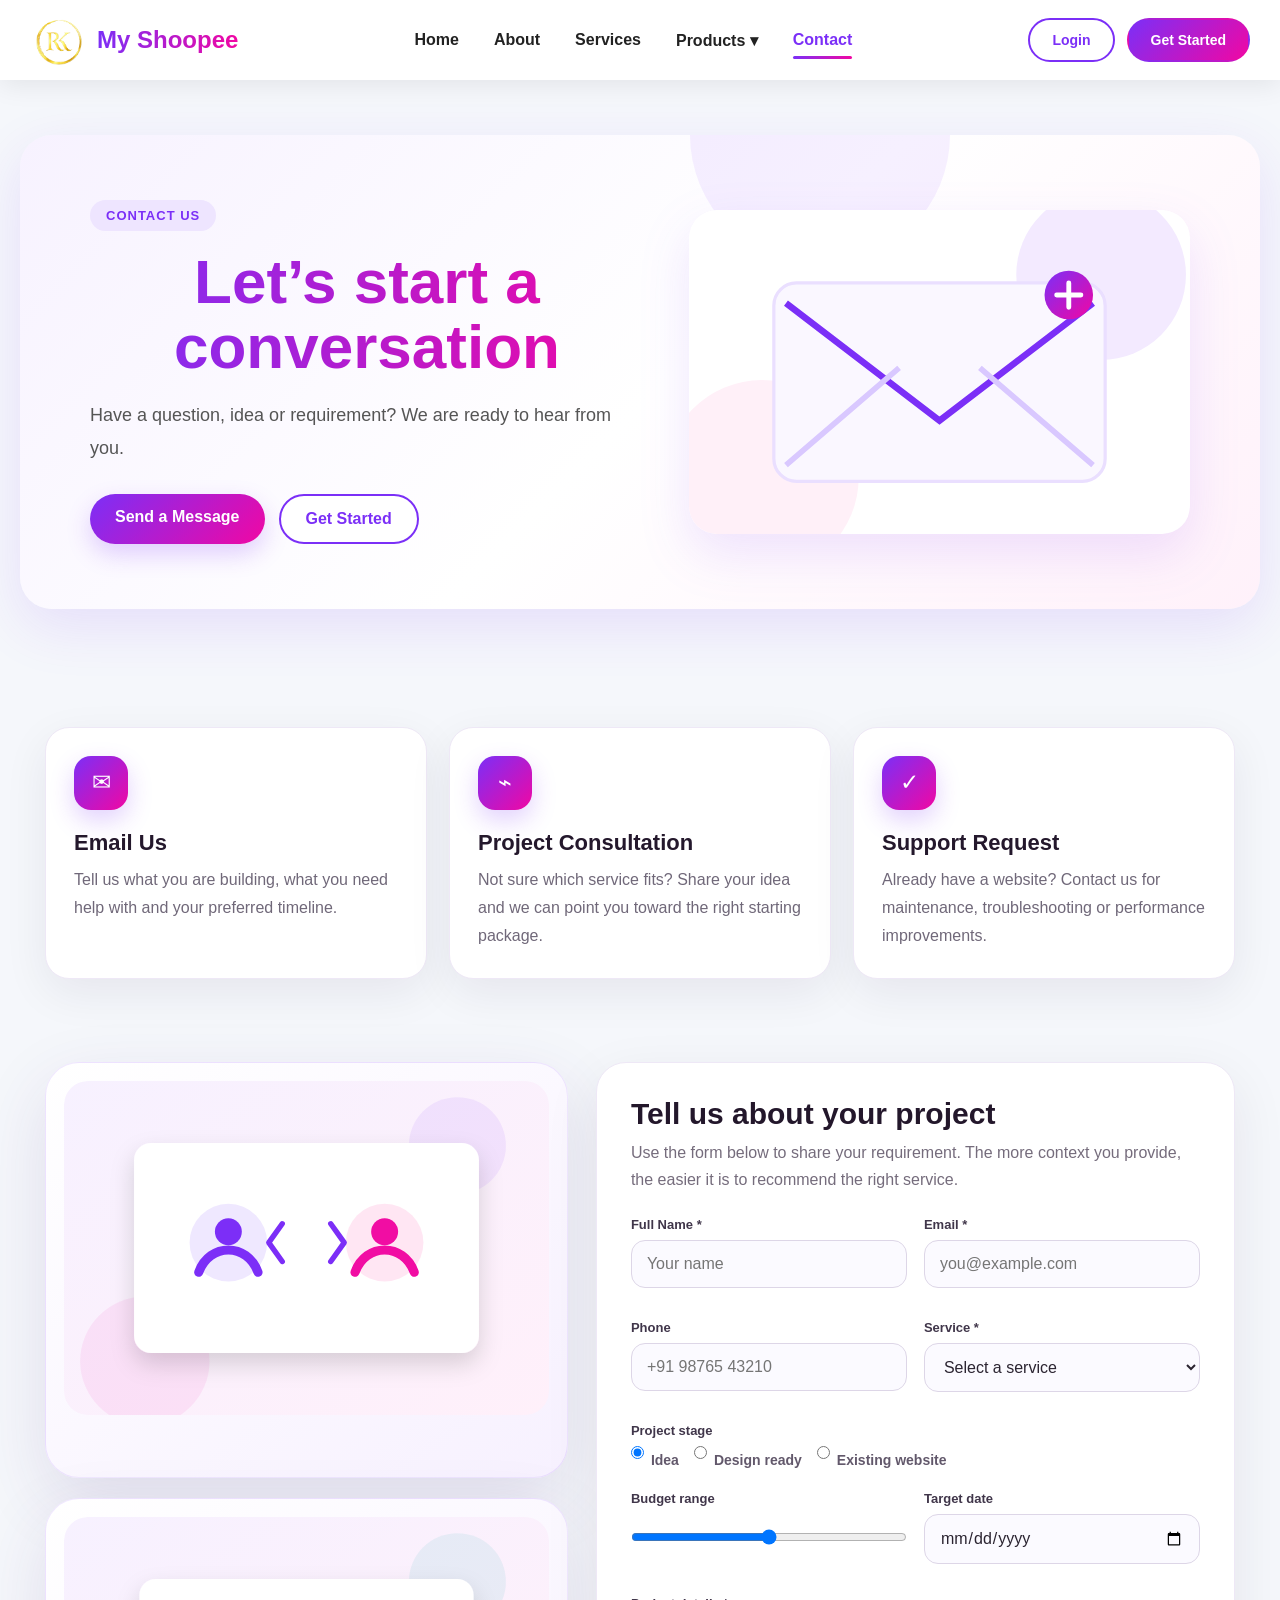
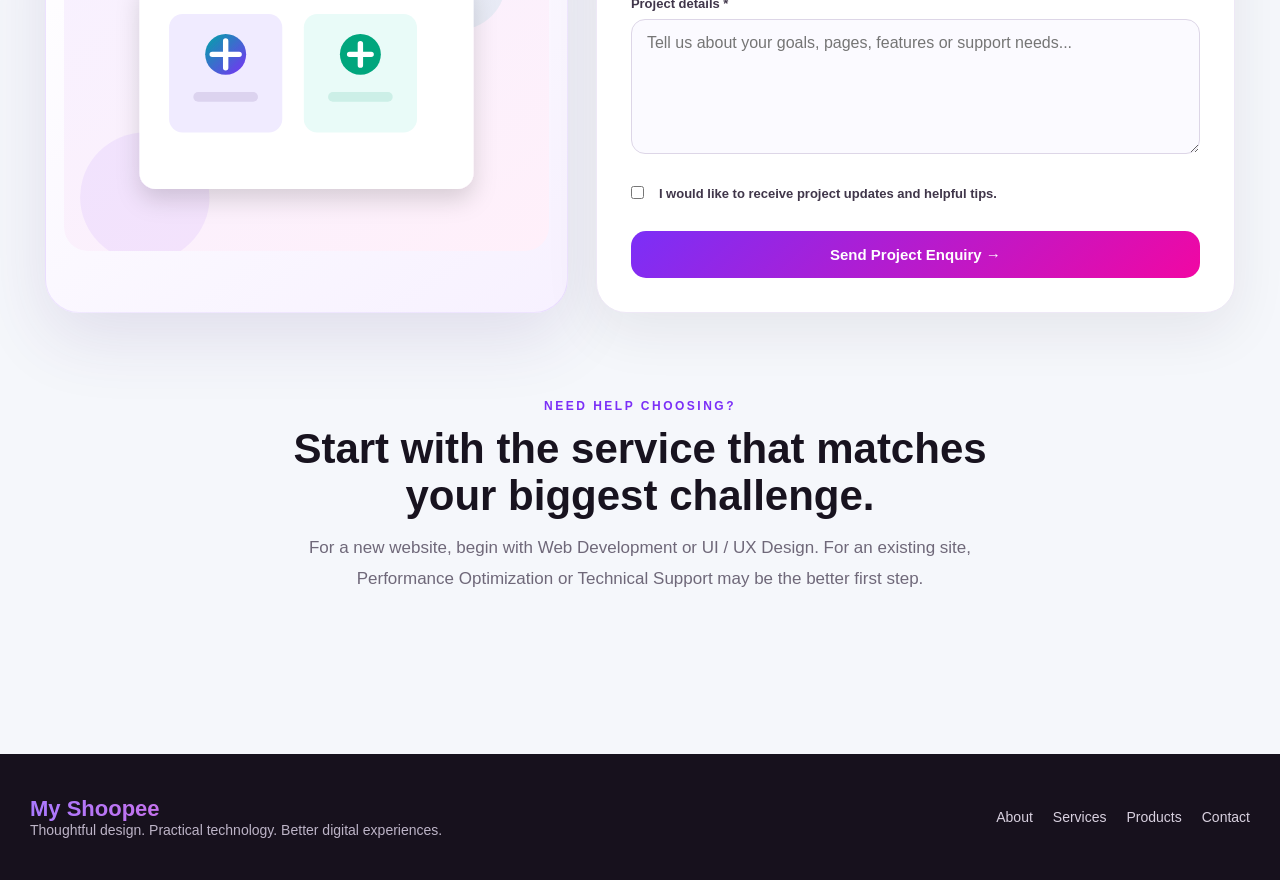
<file: contact.html>
<!DOCTYPE html>
<html lang="en">
<head>
    <meta charset="UTF-8">
    <meta name="viewport" content="width=device-width, initial-scale=1.0">
    <title>My Shoopee | Contact</title>
    <style>

        /* ---------- RESET ---------- */
        * {
            margin: 0;
            padding: 0;
            box-sizing: border-box;
        }

        body {
            font-family: Arial, Helvetica, sans-serif;
            background: #f5f7fb;
        }
        .hero-visual img {
    width: 100%;
    max-width: 500px;
    transition: transform 0.5s ease, filter 0.5s ease;
    animation: floatImage 4s ease-in-out infinite;
}

.hero-visual img:hover {
    transform: scale(1.08) rotate(2deg);
    filter: drop-shadow(0 15px 25px rgba(0, 0, 0, 0.25));
}
.logo {
    transition: transform 0.4s ease, filter 0.4s ease;
}

.logo:hover {
    transform: scale(1.08);
    filter: drop-shadow(0 5px 10px rgba(0, 0, 0, 0.2));
}

@keyframes floatImage {
    0%, 100% {
        transform: translateY(0);
    }

    50% {
        transform: translateY(-15px);
    }
}

        /* ---------- HEADER ---------- */
        header {
            width: 100%;
            position: sticky;
            top: 0;
            z-index: 1000;
            background: rgba(255, 255, 255, 0.95);
            backdrop-filter: blur(12px);
            box-shadow: 0 5px 25px rgba(0, 0, 0, 0.08);
        }

        /* ---------- NAVBAR ---------- */
        .navbar {
            max-width: 1300px;
            margin: auto;
            height: 80px;
            display: flex;
            align-items: center;
            justify-content: space-between;
            padding: 0 30px;
        }

        .nav-links a:hover {
            color: #7b2ff7;
        }

        .nav-links a:hover::after {
            width: 100%;
        }
        /* ---------- LOGO ---------- */
        .logo {
            display: flex;
            align-items: center;
            gap: 12px;
            text-decoration: none;
        }

        .logo img {
            width: 55px;
            height: 55px;
            object-fit: contain;
            border-radius: 50%;
            transition: 0.4s ease;
        }

        .logo:hover img {
            transform: rotate(8deg) scale(1.05);
        }

        .logo span {
            font-size: 24px;
            font-weight: bold;
            background: linear-gradient(90deg, #7b2ff7, #f107a3);
            background-clip: text;
            -webkit-background-clip: text;
            -webkit-text-fill-color: transparent;
        }

        /* ---------- NAVIGATION ---------- */
        .nav-links {
            display: flex;
            align-items: center;
            gap: 35px;
            list-style: none;
        }

        .nav-links li {
            position: relative;
        }

        .nav-links a {
            position: relative;
            display: inline-block;
            text-decoration: none;
            color: #222;
            font-size: 16px;
            font-weight: 600;
            padding: 10px 0;
            transition: 0.3s ease;
        }

        /* ---------- NAV HOVER ---------- */
        .nav-links a::after {
            content: "";
            position: absolute;
            left: 0;
            bottom: 0;
            width: 0;
            height: 3px;
            border-radius: 10px;
            background: linear-gradient(90deg, #7b2ff7, #f107a3);
            transition: 0.3s ease;
        }

        .nav-links a.active {
            color: #7b2ff7;
        }

        .nav-links a.active::after {
            width: 100%;
        }

        /* ---------- DROPDOWN ---------- */
        .dropdown {
            position: relative;
        }

        .dropdown-menu {
            position: absolute;
            top: 40px;
            left: -20px;
            width: 180px;
            background: white;
            border-radius: 12px;
            padding: 10px 0;
            box-shadow: 0 10px 30px rgba(0, 0, 0, 0.15);
            opacity: 0;
            visibility: hidden;
            transform: translateY(10px);
            transition: 0.3s ease;
        }

        .dropdown-menu a {
            display: block;
            padding: 12px 20px;
            color: #333;
        }

        .dropdown-menu a::after {
            display: none;
        }

        .dropdown-menu a:hover {
            background: #f5efff;
        }

        .dropdown:hover .dropdown-menu {
            opacity: 1;
            visibility: visible;
            transform: translateY(0);
        }

        /* ---------- BUTTONS ---------- */
        .nav-buttons {
            display: flex;
            align-items: center;
            gap: 12px;
        }

        .btn {
            text-decoration: none;
            padding: 12px 22px;
            border-radius: 30px;
            font-size: 14px;
            font-weight: bold;
            transition: 0.3s ease;
        }

        .login-btn {
            color: #7b2ff7;
            border: 2px solid #7b2ff7;
        }

        .login-btn:hover {
            color: white;
            background: #7b2ff7;
            transform: translateY(-3px);
            box-shadow: 0 8px 20px rgba(123, 47, 247, 0.3);
        }

        .start-btn {
            color: white;
            background: linear-gradient(135deg, #7b2ff7, #f107a3);
            border: 2px solid transparent;
        }

        .start-btn:hover {
            color: white;
            transform: translateY(-3px) scale(1.05);
            box-shadow: 0 10px 25px rgba(241, 7, 163, 0.35);
        }

        /* ---------- RESPONSIVE NAVIGATION ---------- */
        @media (max-width: 1000px) {
            .navbar {
                height: auto;
                min-height: 80px;
                flex-wrap: wrap;
                gap: 15px;
                padding: 15px 20px;
            }

            .nav-links {
                order: 3;
                width: 100%;
                justify-content: center;
                flex-wrap: wrap;
                gap: 20px;
            }
        }

        @media (max-width: 600px) {
            .logo span {
                font-size: 20px;
            }

            .logo img {
                width: 48px;
                height: 48px;
            }

            .nav-buttons {
                gap: 7px;
            }

            .btn {
                padding: 10px 14px;
                font-size: 12px;
            }

            .nav-links {
                gap: 14px;
            }

            .nav-links a {
                font-size: 14px;
            }
        }

        /* ---------- PAGE CONTENT ---------- */

        .contact { max-width: 500px; margin: 80px auto; padding: 40px; background: white; border-radius: 20px; box-shadow: 0 10px 30px rgba(0,0,0,0.1); }
        h1 { text-align: center; color: #7b2ff7; margin-bottom: 30px; }
        input, textarea { width: 100%; padding: 13px; margin-bottom: 15px; border: 1px solid #ddd; border-radius: 8px; font-size: 15px; }
        input:focus, textarea:focus { outline: none; border-color: #7b2ff7; box-shadow: 0 0 8px rgba(123,47,247,0.15); }
        textarea { height: 120px; resize: none; }
        button { width: 100%; padding: 14px; border: none; border-radius: 25px; background: linear-gradient(135deg,#7b2ff7,#f107a3); color: white; font-size: 16px; font-weight: bold; cursor: pointer; transition: 0.3s; }
        button:hover { transform: translateY(-3px); box-shadow: 0 10px 25px rgba(241,7,163,0.25); }
        @media (max-width: 600px) { .contact { margin: 40px 20px; padding: 30px 20px; } }


/* ---------- PAGE HERO BANNER ---------- */
.hero-banner{max-width:1250px;margin:55px auto 40px;padding:65px 70px;min-height:430px;border-radius:32px;background:linear-gradient(135deg,#f7f2ff 0%,#fff 52%,#fff1fa 100%);display:grid;grid-template-columns:1.05fr .95fr;align-items:center;gap:45px;overflow:hidden;position:relative;box-shadow:0 18px 55px rgba(123,47,247,.12)}
.hero-banner::before{content:"";position:absolute;width:260px;height:260px;border-radius:50%;background:rgba(123,47,247,.07);top:-130px;right:25%;}
.hero-copy{position:relative;z-index:1}.hero-kicker{display:inline-block;padding:8px 16px;border-radius:30px;background:#eee5ff;color:#7b2ff7;font-size:13px;font-weight:800;letter-spacing:1px;text-transform:uppercase;margin-bottom:18px}.hero-copy h1{font-size:clamp(38px,5vw,62px);line-height:1.05;margin:0 0 20px;background:linear-gradient(90deg,#7b2ff7,#f107a3);-webkit-background-clip:text;background-clip:text;-webkit-text-fill-color:transparent}.hero-copy p{font-size:18px;line-height:1.8;color:#555;max-width:620px;margin-bottom:30px}.hero-actions{display:flex;gap:14px;flex-wrap:wrap}.hero-btn{display:inline-block;text-decoration:none;padding:14px 25px;border-radius:30px;font-weight:700;transition:.3s ease}.hero-primary{color:white;background:linear-gradient(135deg,#7b2ff7,#f107a3);box-shadow:0 10px 24px rgba(123,47,247,.22)}.hero-secondary{color:#7b2ff7;border:2px solid #7b2ff7;background:white}.hero-btn:hover{transform:translateY(-4px);box-shadow:0 12px 28px rgba(123,47,247,.22)}.hero-visual{position:relative;z-index:1}.hero-visual img{width:100%;max-width:560px;display:block;margin:auto;border-radius:28px;filter:drop-shadow(0 20px 25px rgba(123,47,247,.12))}
@media(max-width:900px){.hero-banner{grid-template-columns:1fr;padding:50px 35px;text-align:center}.hero-copy p{margin-left:auto;margin-right:auto}.hero-actions{justify-content:center}.hero-visual img{max-width:500px}}
@media(max-width:600px){.hero-banner{margin:30px 15px;padding:38px 22px;min-height:auto;border-radius:24px}.hero-copy h1{font-size:40px}.hero-copy p{font-size:16px}.hero-actions{flex-direction:column}.hero-btn{width:100%;text-align:center}}

    
/* =========================================================
   RESPONSIVE OVERLAY - keeps every page usable on phones
   tablets and desktops without changing the existing design
========================================================= */
html {
    width: 100%;
    overflow-x: hidden;
}

body {
    width: 100%;
    max-width: 100%;
    overflow-x: hidden;
}

img, svg {
    max-width: 100%;
    height: auto;
}

.navbar {
    width: 100%;
}

.hero-banner {
    width: min(1250px, calc(100% - 40px));
}

@media (max-width: 1100px) {
    .navbar {
        height: auto !important;
        min-height: 80px;
        flex-wrap: wrap;
        row-gap: 12px;
        padding: 14px 24px !important;
    }

    .nav-links {
        order: 3;
        width: 100%;
        justify-content: center;
        flex-wrap: wrap;
        gap: 18px !important;
    }

    .nav-buttons {
        flex-shrink: 0;
    }
}

@media (max-width: 900px) {
    .hero-banner {
        width: calc(100% - 30px);
        margin: 30px auto !important;
        grid-template-columns: 1fr !important;
        text-align: center;
        padding: 48px 28px !important;
    }

    .hero-copy {
        max-width: 760px;
        margin: 0 auto;
    }

    .hero-copy p {
        margin-left: auto;
        margin-right: auto;
    }

    .hero-actions {
        justify-content: center;
    }

    .hero-visual {
        width: 100%;
    }

    .hero-visual img {
        width: min(100%, 520px) !important;
        margin: 0 auto;
    }

    .services-container,
    .testimonials-grid {
        grid-template-columns: repeat(2, minmax(0, 1fr)) !important;
    }
}

@media (max-width: 700px) {
    .navbar {
        padding: 12px 16px !important;
    }

    .logo span {
        font-size: 20px !important;
    }

    .logo img {
        width: 48px !important;
        height: 48px !important;
    }

    .nav-buttons {
        gap: 7px !important;
    }

    .nav-buttons .btn {
        padding: 9px 13px !important;
        font-size: 12px !important;
    }

    .nav-links {
        gap: 10px 16px !important;
    }

    .nav-links a {
        font-size: 14px !important;
    }

    .dropdown-menu {
        left: 50%;
        transform: translate(-50%, 10px);
        width: 170px;
    }

    .dropdown:hover .dropdown-menu {
        transform: translate(-50%, 0);
    }

    .hero-banner {
        width: calc(100% - 24px);
        padding: 38px 20px !important;
        border-radius: 24px !important;
    }

    .hero-copy h1 {
        font-size: clamp(32px, 10vw, 44px) !important;
    }

    .hero-copy p {
        font-size: 15px !important;
        line-height: 1.7 !important;
    }

    .hero-actions {
        flex-direction: column;
        width: 100%;
        align-items: stretch;
    }

    .hero-btn {
        width: 100%;
        text-align: center;
    }

    .services-container,
    .testimonials-grid {
        grid-template-columns: 1fr !important;
    }

    .services-section,
    .testimonials-section {
        padding-left: 20px !important;
        padding-right: 20px !important;
    }

    .service-card {
        width: 100%;
    }

    .testimonials-heading h2,
    .services-heading h2 {
        font-size: 28px !important;
    }
}

@media (max-width: 420px) {
    .logo {
        gap: 7px !important;
    }

    .logo span {
        font-size: 18px !important;
    }

    .logo img {
        width: 42px !important;
        height: 42px !important;
    }

    .nav-buttons .btn {
        padding: 8px 10px !important;
    }

    .nav-links {
        gap: 8px 12px !important;
    }

    .nav-links a {
        font-size: 13px !important;
    }
}

@media (prefers-reduced-motion: reduce) {
    *, *::before, *::after {
        scroll-behavior: auto !important;
        animation-duration: 0.01ms !important;
        animation-iteration-count: 1 !important;
        transition-duration: 0.01ms !important;
    }
}

/* ===== EXTRAORDINARY INNER PAGE SECTIONS ===== */
.inner-section{max-width:1250px;margin:0 auto;padding:78px 30px}
.section-heading{text-align:center;max-width:760px;margin:0 auto 46px}
.section-tag{display:inline-block;font-size:12px;letter-spacing:2.5px;font-weight:800;color:#7b2ff7;margin-bottom:12px}
.section-heading h2{font-size:42px;line-height:1.12;color:#18131f;margin-bottom:14px}
.section-heading p{color:#6f6879;font-size:17px;line-height:1.8}
.story-grid,.split-showcase{display:grid;grid-template-columns:1.05fr .95fr;gap:55px;align-items:center}
.story-copy h2,.split-copy h2{font-size:36px;color:#21172a;margin-bottom:16px}
.story-copy p,.split-copy p{font-size:16px;line-height:1.9;color:#6f6879;margin-bottom:18px}
.check-list{list-style:none;display:grid;gap:13px;margin-top:22px}
.check-list li{padding-left:32px;position:relative;color:#39313f;font-weight:600}
.check-list li::before{content:"✓";position:absolute;left:0;top:-2px;width:23px;height:23px;border-radius:50%;display:grid;place-items:center;background:linear-gradient(135deg,#7b2ff7,#f107a3);color:#fff;font-size:13px}
.visual-card{background:linear-gradient(145deg,#fff,#f7f1ff);border:1px solid rgba(123,47,247,.1);border-radius:34px;padding:18px;box-shadow:0 24px 70px rgba(75,40,120,.12);overflow:hidden}
.visual-card img{display:block;width:100%;border-radius:24px;transition:transform .6s ease,filter .6s ease}
.visual-card:hover img{transform:scale(1.045);filter:saturate(1.08)}
.value-grid,.process-grid,.service-detail-grid,.product-grid,.contact-cards{display:grid;grid-template-columns:repeat(3,minmax(0,1fr));gap:22px}
.info-card,.service-detail-card,.product-card,.contact-card{background:#fff;border:1px solid #eee8f6;border-radius:24px;padding:28px;box-shadow:0 14px 45px rgba(35,20,55,.07);transition:transform .35s ease,box-shadow .35s ease,border-color .35s ease}
.info-card:hover,.service-detail-card:hover,.product-card:hover,.contact-card:hover{transform:translateY(-9px);box-shadow:0 24px 55px rgba(70,30,110,.14);border-color:rgba(123,47,247,.24)}
.card-icon{width:54px;height:54px;border-radius:17px;display:grid;place-items:center;background:linear-gradient(135deg,#7b2ff7,#f107a3);color:#fff;font-size:23px;margin-bottom:20px;box-shadow:0 10px 25px rgba(123,47,247,.22)}
.info-card h3,.service-detail-card h3,.product-card h3,.contact-card h3{font-size:22px;color:#24182c;margin-bottom:10px}
.info-card p,.service-detail-card p,.product-card p,.contact-card p{color:#706879;line-height:1.75}
.stats-strip{background:linear-gradient(135deg,#7b2ff7,#f107a3);border-radius:32px;padding:35px;color:#fff;display:grid;grid-template-columns:repeat(4,1fr);gap:20px;box-shadow:0 25px 55px rgba(123,47,247,.2)}
.stat{text-align:center}.stat strong{display:block;font-size:35px}.stat span{font-size:14px;opacity:.9}
.service-detail-card,.product-card{padding:0;overflow:hidden}.card-image{width:100%;height:210px;object-fit:cover;display:block;transition:transform .6s ease}.service-detail-card:hover .card-image,.product-card:hover .card-image{transform:scale(1.05)}
.card-body{padding:25px}.card-body .mini-link{display:inline-flex;margin-top:18px;color:#7b2ff7;text-decoration:none;font-weight:800;gap:7px;transition:gap .3s ease}.mini-link:hover{gap:12px}
.service-detail-card .service-number{font-size:12px;letter-spacing:2px;color:#a096ad;font-weight:800;margin-bottom:8px;display:block}
.product-meta{display:flex;flex-wrap:wrap;gap:8px;margin-top:16px}.pill{padding:7px 11px;border-radius:30px;background:#f4effb;color:#655a70;font-size:12px;font-weight:700}
.process-grid{grid-template-columns:repeat(4,minmax(0,1fr))}.process-card{position:relative}.process-card::after{content:"→";position:absolute;right:-16px;top:43px;color:#b9a8ca;font-size:25px}.process-card:last-child::after{display:none}
.contact-layout{display:grid;grid-template-columns:.9fr 1.1fr;gap:28px;align-items:stretch}.contact-side{display:grid;gap:20px}.contact-form-wrap{background:#fff;border:1px solid #eee8f6;border-radius:30px;padding:34px;box-shadow:0 18px 55px rgba(35,20,55,.08)}.contact-form-wrap h2{font-size:30px;margin-bottom:8px;color:#23172b}.contact-form-wrap>p{color:#756c7c;line-height:1.7;margin-bottom:24px}.contact-form{display:grid;grid-template-columns:1fr 1fr;gap:17px}.field{display:flex;flex-direction:column;gap:8px}.field.full{grid-column:1/-1}.field label{font-size:13px;font-weight:800;color:#40364a}.field input,.field select,.field textarea{width:100%;border:1px solid #ddd6e7;background:#fbfaff;border-radius:14px;padding:14px 15px;font:inherit;color:#2b2431;outline:none;transition:border-color .3s ease,box-shadow .3s ease,transform .3s ease}.field textarea{min-height:135px;resize:vertical}.field input:focus,.field select:focus,.field textarea:focus{border-color:#7b2ff7;box-shadow:0 0 0 4px rgba(123,47,247,.1);transform:translateY(-1px)}.form-options{display:flex;flex-wrap:wrap;gap:15px}.form-options label{display:flex;align-items:center;gap:7px;color:#62586b;font-size:14px}.form-options input{width:auto}.form-submit{grid-column:1/-1;border:0;border-radius:15px;padding:15px 22px;background:linear-gradient(135deg,#7b2ff7,#f107a3);color:#fff;font-weight:800;font-size:15px;cursor:pointer;transition:transform .3s ease,box-shadow .3s ease}.form-submit:hover{transform:translateY(-3px);box-shadow:0 14px 30px rgba(123,47,247,.25)}
.site-footer{margin-top:35px;background:#17111d;color:#fff;padding:42px 30px}.footer-inner{max-width:1250px;margin:auto;display:flex;justify-content:space-between;align-items:center;gap:25px}.footer-brand{font-size:22px;font-weight:800;background:linear-gradient(90deg,#a979ff,#ff62c4);-webkit-background-clip:text;background-clip:text;-webkit-text-fill-color:transparent}.footer-inner p{color:#bdb4c7;font-size:14px}.footer-links{display:flex;gap:20px}.footer-links a{color:#d8d0df;text-decoration:none;font-size:14px;transition:color .3s ease}.footer-links a:hover{color:#fff}
@media(max-width:900px){.story-grid,.split-showcase,.contact-layout{grid-template-columns:1fr}.value-grid,.service-detail-grid,.product-grid,.contact-cards{grid-template-columns:repeat(2,minmax(0,1fr))}.process-grid{grid-template-columns:repeat(2,minmax(0,1fr))}.process-card::after{display:none}.stats-strip{grid-template-columns:repeat(2,1fr)}.section-heading h2{font-size:34px}}
@media(max-width:600px){.inner-section{padding:58px 18px}.value-grid,.service-detail-grid,.product-grid,.contact-cards,.process-grid{grid-template-columns:1fr}.stats-strip{grid-template-columns:1fr 1fr;padding:25px 15px}.stat strong{font-size:29px}.story-copy h2,.split-copy h2{font-size:29px}.contact-form{grid-template-columns:1fr}.field.full,.form-submit{grid-column:auto}.contact-form-wrap{padding:24px}.footer-inner{flex-direction:column;text-align:center}.footer-links{flex-wrap:wrap;justify-content:center}.card-image{height:190px}}

</style>
</head>
<body>

    <header>
        <nav class="navbar">
            <a href="index.html" class="logo">
                <img src="IMG_0104.PNG" alt="Website Logo">
                <span>My Shoopee</span>
            </a>

            <ul class="nav-links">
                <li><a href="index.html">Home</a></li>
                <li><a href="about.html">About</a></li>
                <li><a href="services.html">Services</a></li>
                <li class="dropdown">
                    <a href="products.html">Products ▾</a>
                    <div class="dropdown-menu">
                        <a href="products.html">All Products</a>
                        <a href="products.html">New Arrivals</a>
                        <a href="products.html">Popular Products</a>
                    </div>
                </li>
                <li><a href="contact.html" class="active">Contact</a></li>
            </ul>

            <div class="nav-buttons">
                <a href="login.html" class="btn login-btn">Login</a>
                <a href="login.html" class="btn start-btn">Get Started</a>
            </div>
        </nav>
    </header>

    <section class="hero-banner">
        <div class="hero-copy">
            <span class="hero-kicker">Contact Us</span>
            <h1>Let’s start a conversation</h1>
            <p>Have a question, idea or requirement? We are ready to hear from you.</p>
            <div class="hero-actions">
                <a href="#contact-form" class="hero-btn hero-primary">Send a Message</a>
                <a href="login.html" class="hero-btn hero-secondary">Get Started</a>
            </div>
        </div>
        <div class="hero-visual">
            <img src="contact-hero.svg" alt="Contact Us banner illustration">
        </div>
    </section>


    
    <section class="inner-section">
      <div class="contact-cards">
        <article class="contact-card"><div class="card-icon">✉</div><h3>Email Us</h3><p>Tell us what you are building, what you need help with and your preferred timeline.</p></article>
        <article class="contact-card"><div class="card-icon">⌁</div><h3>Project Consultation</h3><p>Not sure which service fits? Share your idea and we can point you toward the right starting package.</p></article>
        <article class="contact-card"><div class="card-icon">✓</div><h3>Support Request</h3><p>Already have a website? Contact us for maintenance, troubleshooting or performance improvements.</p></article>
      </div>
    </section>
    <section class="inner-section" style="padding-top:5px">
      <div class="contact-layout">
        <div class="contact-side">
          <div class="visual-card"><img src="assets/contact-consultation.svg" alt="Project consultation illustration"></div>
          <div class="visual-card"><img src="assets/contact-channels.svg" alt="Contact channels illustration"></div>
        </div>
        <div class="contact-form-wrap" id="contact-form">
          <h2>Tell us about your project</h2><p>Use the form below to share your requirement. The more context you provide, the easier it is to recommend the right service.</p>
          <form class="contact-form" action="#" method="post" autocomplete="on">
            <div class="field"><label for="full-name">Full Name *</label><input id="full-name" name="full_name" type="text" placeholder="Your name" minlength="3" maxlength="60" autocomplete="name" required></div>
            <div class="field"><label for="email">Email *</label><input id="email" name="email" type="email" placeholder="you@example.com" autocomplete="email" required></div>
            <div class="field"><label for="phone">Phone</label><input id="phone" name="phone" type="tel" placeholder="+91 98765 43210" pattern="[0-9+()\- ]{8,18}" autocomplete="tel"></div>
            <div class="field"><label for="service">Service *</label><select id="service" name="service" required><option value="" selected disabled>Select a service</option><option>Web Development</option><option>UI / UX Design</option><option>Digital Solutions</option><option>Responsive Design</option><option>Performance Optimization</option><option>Technical Support</option></select></div>
            <div class="field full"><label>Project stage</label><div class="form-options"><label><input type="radio" name="stage" value="idea" checked> Idea</label><label><input type="radio" name="stage" value="design"> Design ready</label><label><input type="radio" name="stage" value="existing"> Existing website</label></div></div>
            <div class="field"><label for="budget">Budget range</label><input id="budget" name="budget" type="range" min="1" max="5" value="3"></div>
            <div class="field"><label for="launch-date">Target date</label><input id="launch-date" name="launch_date" type="date"></div>
            <div class="field full"><label for="message">Project details *</label><textarea id="message" name="message" placeholder="Tell us about your goals, pages, features or support needs..." maxlength="1000" required></textarea></div>
            <div class="field full"><label class="form-options"><input type="checkbox" name="updates" value="yes"> I would like to receive project updates and helpful tips.</label></div>
            <button class="form-submit" type="submit">Send Project Enquiry →</button>
          </form>
        </div>
      </div>
    </section>
    <section class="inner-section" style="padding-top:5px"><div class="section-heading"><span class="section-tag">NEED HELP CHOOSING?</span><h2>Start with the service that matches your biggest challenge.</h2><p>For a new website, begin with Web Development or UI / UX Design. For an existing site, Performance Optimization or Technical Support may be the better first step.</p></div></section>
    
<footer class="site-footer"><div class="footer-inner"><div><div class="footer-brand">My Shoopee</div><p>Thoughtful design. Practical technology. Better digital experiences.</p></div><div class="footer-links"><a href="about.html">About</a><a href="services.html">Services</a><a href="products.html">Products</a><a href="contact.html">Contact</a></div></div></footer>
</body>
</html>
</file>
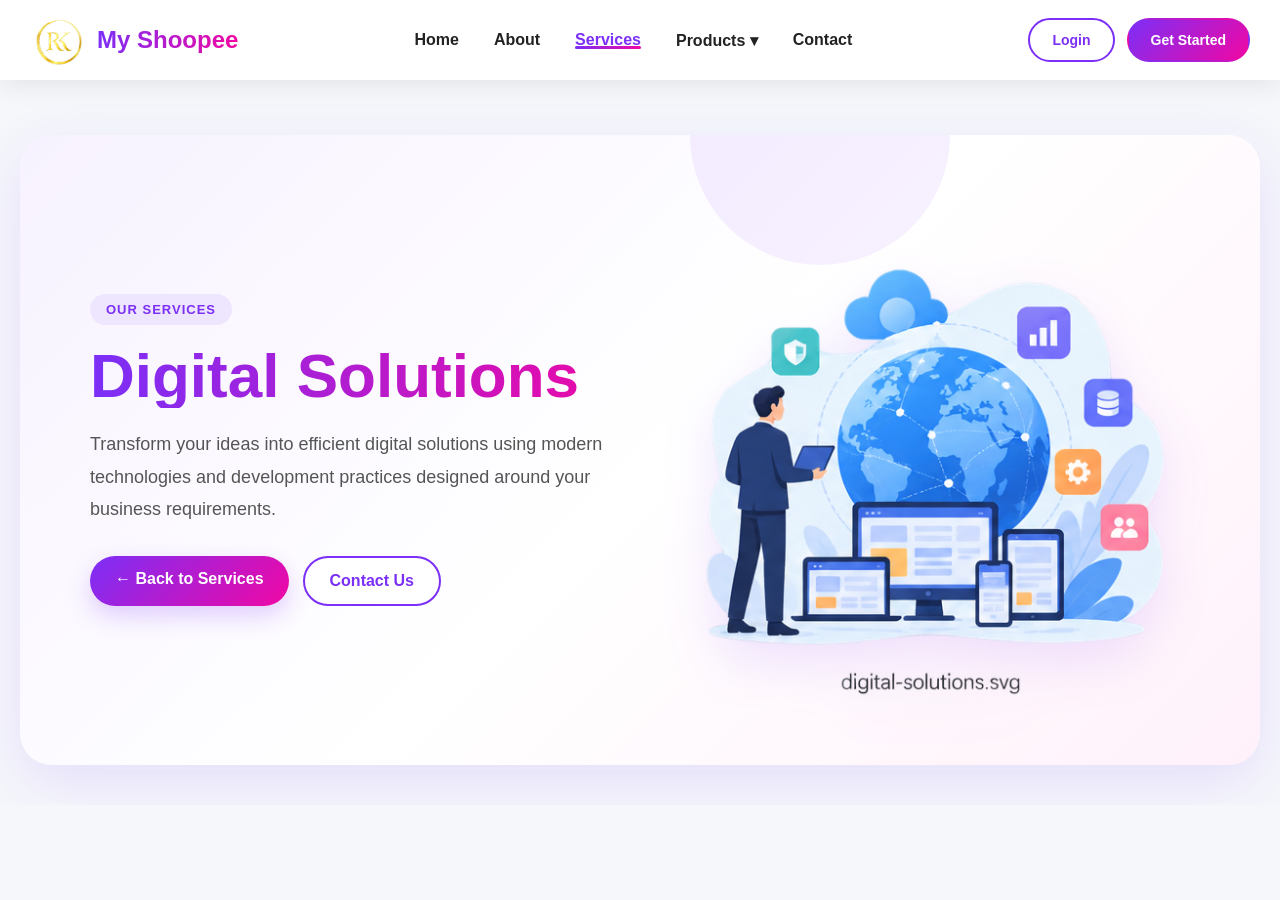
<file: digital-solutions.html>
<!DOCTYPE html>
<html lang="en">
<head>
<meta charset="UTF-8">
<meta name="viewport" content="width=device-width, initial-scale=1.0">
<title>My Shoopee | Digital Solutions</title>
<style>
/* ---------- RESET ---------- */

        * {
            margin: 0;
            padding: 0;
            box-sizing: border-box;
        }

        body {
            font-family: Arial, Helvetica, sans-serif;
            background: #f5f7fb;
        }
        .nav-links a.active {
            color: #7b2ff7;
        }

        .nav-links a.active::after {
            width: 100%;
        }

        /* ---------- HEADER ---------- */

        header {
            width: 100%;
            position: sticky;
            top: 0;
            z-index: 1000;

            background: rgba(255, 255, 255, 0.95);
            backdrop-filter: blur(12px);

            box-shadow: 0 5px 25px rgba(0, 0, 0, 0.08);
        }


        /* ---------- NAVBAR ---------- */

        .navbar {
            max-width: 1300px;
            margin: auto;

            height: 80px;

            display: flex;
            align-items: center;
            justify-content: space-between;

            padding: 0 30px;
        }


        /* ---------- LOGO ---------- */

        .logo {
            display: flex;
            align-items: center;
            gap: 12px;

            text-decoration: none;
        }

        .logo img {
            width: 55px;
            height: 55px;

            object-fit: contain;

            border-radius: 50%;

            transition: 0.4s ease;
        }


        .logo span {
            font-size: 24px;
            font-weight: bold;

            background: linear-gradient(
                90deg,
                #7b2ff7,
                #f107a3
            );

            background-clip: text;
            -webkit-text-fill-color: transparent;
        }


        /* ---------- NAVIGATION ---------- */

        .nav-links {
            display: flex;
            align-items: center;
            gap: 35px;

            list-style: none;
        }

        .nav-links li {
            position: relative;
        }

        .nav-links a {
            text-decoration: none;

            color: #222;

            font-size: 16px;
            font-weight: 600;

            padding: 10px 0;

            transition: 0.3s ease;
        }


        /* ---------- NAV HOVER ---------- */

        .nav-links a::after {
            content: "";

            position: absolute;

            left: 0;
            bottom: 0;

            width: 0;
            height: 3px;

            border-radius: 10px;

            background: linear-gradient(
                90deg,
                #7b2ff7,
                #f107a3
            );

            transition: 0.3s ease;
        }

        .nav-links a:hover {
            color: #7b2ff7;
        }

        .nav-links a:hover::after {
            width: 100%;
        }


        /* ---------- DROPDOWN ---------- */

        .dropdown {
            position: relative;
        }

        .dropdown-menu {
            position: absolute;

            top: 40px;
            left: -20px;

            width: 180px;

            background: white;

            border-radius: 12px;

            padding: 10px 0;

            box-shadow: 0 10px 30px rgba(0, 0, 0, 0.15);

            opacity: 0;
            visibility: hidden;

            transform: translateY(10px);

            transition: 0.3s ease;
        }

        .dropdown-menu a {
            display: block;

            padding: 12px 20px;

            color: #333;
        }

        .dropdown-menu a::after {
            display: none;
        }

        .dropdown-menu a:hover {
            background: #f5efff;
        }

        .dropdown:hover .dropdown-menu {
            opacity: 1;
            visibility: visible;

            transform: translateY(0);
        }


        /* ---------- BUTTONS ---------- */

        .nav-buttons {
            display: flex;
            align-items: center;
            gap: 12px;
        }

        .btn {
            text-decoration: none;

            padding: 12px 22px;

            border-radius: 30px;

            font-size: 14px;
            font-weight: bold;

            transition: 0.3s ease;
        }


        /* LOGIN BUTTON */

        .login-btn {
            color: #7b2ff7;

            border: 2px solid #7b2ff7;
        }

        .login-btn:hover {
            color: white;

            background: #7b2ff7;

            transform: translateY(-3px);

            box-shadow: 0 8px 20px rgba(123, 47, 247, 0.3);
        }


        /* GET STARTED BUTTON */

        .start-btn {
            color: white;

            background: linear-gradient(
                135deg,
                #7b2ff7,
                #f107a3
            );

            border: 2px solid transparent;
        }

        .start-btn:hover {
            transform: translateY(-3px) scale(1.05);

            box-shadow: 0 10px 25px rgba(241, 7, 163, 0.35);
        }




/* ---------- PAGE HERO BANNER ---------- */
.hero-banner{max-width:1250px;margin:55px auto 40px;padding:65px 70px;min-height:430px;border-radius:32px;background:linear-gradient(135deg,#f7f2ff 0%,#fff 52%,#fff1fa 100%);display:grid;grid-template-columns:1.05fr .95fr;align-items:center;gap:45px;overflow:hidden;position:relative;box-shadow:0 18px 55px rgba(123,47,247,.12)}
.hero-banner::before{content:"";position:absolute;width:260px;height:260px;border-radius:50%;background:rgba(123,47,247,.07);top:-130px;right:25%;}
.hero-copy{position:relative;z-index:1}.hero-kicker{display:inline-block;padding:8px 16px;border-radius:30px;background:#eee5ff;color:#7b2ff7;font-size:13px;font-weight:800;letter-spacing:1px;text-transform:uppercase;margin-bottom:18px}.hero-copy h1{font-size:clamp(38px,5vw,62px);line-height:1.05;margin:0 0 20px;background:linear-gradient(90deg,#7b2ff7,#f107a3);-webkit-background-clip:text;background-clip:text;-webkit-text-fill-color:transparent}.hero-copy p{font-size:18px;line-height:1.8;color:#555;max-width:620px;margin-bottom:30px}.hero-actions{display:flex;gap:14px;flex-wrap:wrap}.hero-btn{display:inline-block;text-decoration:none;padding:14px 25px;border-radius:30px;font-weight:700;transition:.3s ease}.hero-primary{color:white;background:linear-gradient(135deg,#7b2ff7,#f107a3);box-shadow:0 10px 24px rgba(123,47,247,.22)}.hero-secondary{color:#7b2ff7;border:2px solid #7b2ff7;background:white}.hero-btn:hover{transform:translateY(-4px);box-shadow:0 12px 28px rgba(123,47,247,.22)}.hero-visual{position:relative;z-index:1}.hero-visual img{width:100%;max-width:560px;display:block;margin:auto;border-radius:28px;filter:drop-shadow(0 20px 25px rgba(123,47,247,.12))}
@media(max-width:900px){.hero-banner{grid-template-columns:1fr;padding:50px 35px;text-align:center}.hero-copy p{margin-left:auto;margin-right:auto}.hero-actions{justify-content:center}.hero-visual img{max-width:500px}}
@media(max-width:600px){.hero-banner{margin:30px 15px;padding:38px 22px;min-height:auto;border-radius:24px}.hero-copy h1{font-size:40px}.hero-copy p{font-size:16px}.hero-actions{flex-direction:column}.hero-btn{width:100%;text-align:center}}

.hero-visual img {
    width: 100%;
    max-width: 500px;
    transition: transform 0.5s ease, filter 0.5s ease;
    animation: floatImage 4s ease-in-out infinite;
}

.hero-visual img:hover {
    transform: scale(1.08) rotate(2deg);
    filter: drop-shadow(0 15px 25px rgba(0, 0, 0, 0.25));
}

.logo {
    transition: transform 0.4s ease, filter 0.4s ease;
}

.logo:hover {
    transform: scale(1.08);
    filter: drop-shadow(0 5px 10px rgba(0, 0, 0, 0.2));
}
@keyframes floatImage {
    0%, 100% {
        transform: translateY(0);
    }

    50% {
        transform: translateY(-15px);
    }
}

/* ================================
   SERVICES SECTION
================================ */

.services-section {
    padding: 90px 8%;
    background: #f8faff;
}

/* Section Heading */

.services-heading {
    max-width: 700px;
    margin: 0 auto 55px;
    text-align: center;
}

.section-tag {
    display: inline-block;
    margin-bottom: 12px;
    padding: 7px 16px;
    border-radius: 30px;
    background: #e8edff;
    color: #4f46e5;
    font-size: 13px;
    font-weight: 700;
    letter-spacing: 1px;
}

.services-heading h2 {
    margin: 0 0 15px;
    font-size: 40px;
    line-height: 1.2;
    color: #172033;
}

.services-heading p {
    margin: 0;
    color: #667085;
    font-size: 16px;
    line-height: 1.7;
}


/* Services Grid */

.services-container {
    max-width: 1200px;
    margin: auto;

    display: grid;
    grid-template-columns: repeat(3, 1fr);
    gap: 25px;
}


/* Service Card */

.service-card {
    padding: 32px 28px;
    background: #ffffff;

    border: 1px solid #e8ebf5;
    border-radius: 20px;

    box-shadow: 0 8px 30px rgba(30, 41, 59, 0.06);

    transition:
        transform 0.4s ease,
        box-shadow 0.4s ease,
        border-color 0.4s ease;
}


/* Card Hover */

.service-card:hover {
    transform: translateY(-10px);

    border-color: #cfd5ff;

    box-shadow:
        0 18px 40px rgba(30, 41, 59, 0.12);
}


/* Service Icon */

.service-icon {
    width: 60px;
    height: 60px;

    display: flex;
    align-items: center;
    justify-content: center;

    margin-bottom: 22px;

    border-radius: 16px;

    background: linear-gradient(
        135deg,
        #eef2ff,
        #e0e7ff
    );

    font-size: 28px;

    transition:
        transform 0.4s ease,
        background 0.4s ease;
}


/* Icon Hover */

.service-card:hover .service-icon {
    transform: scale(1.1) rotate(-5deg);

    background: linear-gradient(
        135deg,
        #e0e7ff,
        #c7d2fe
    );
}


/* Card Heading */

.service-card h3 {
    margin: 0 0 12px;

    color: #172033;

    font-size: 21px;
}


/* Card Description */

.service-card p {
    margin: 0 0 22px;

    color: #667085;

    font-size: 15px;
    line-height: 1.7;
}


/* Learn More */

.service-link {
    color: #4f46e5;

    font-size: 14px;
    font-weight: 700;

    text-decoration: none;

    transition:
        color 0.3s ease,
        padding-left 0.3s ease;
}

.service-link:hover {
    color: #3730a3;
    padding-left: 6px;
}


/* ================================
   RESPONSIVE DESIGN
================================ */

/* Tablet */

@media (max-width: 900px) {

    .services-section {
        padding: 70px 5%;
    }

    .services-container {
        grid-template-columns: repeat(2, 1fr);
    }

    .services-heading h2 {
        font-size: 34px;
    }
}


/* Mobile */

@media (max-width: 600px) {

    .services-section {
        padding: 60px 20px;
    }

    .services-heading {
        margin-bottom: 40px;
    }

    .services-heading h2 {
        font-size: 28px;
    }

    .services-heading p {
        font-size: 15px;
    }

    .services-container {
        grid-template-columns: 1fr;
        gap: 20px;
    }

    .service-card {
        padding: 28px 24px;
    }
}

/* =========================================================
   RESPONSIVE OVERLAY - keeps every page usable on phones
   tablets and desktops without changing the existing design
========================================================= */
html {
    width: 100%;
    overflow-x: hidden;
}

body {
    width: 100%;
    max-width: 100%;
    overflow-x: hidden;
}

img, svg {
    max-width: 100%;
    height: auto;
}

.navbar {
    width: 100%;
}

.hero-banner {
    width: min(1250px, calc(100% - 40px));
}

@media (max-width: 1100px) {
    .navbar {
        height: auto !important;
        min-height: 80px;
        flex-wrap: wrap;
        row-gap: 12px;
        padding: 14px 24px !important;
    }

    .nav-links {
        order: 3;
        width: 100%;
        justify-content: center;
        flex-wrap: wrap;
        gap: 18px !important;
    }

    .nav-buttons {
        flex-shrink: 0;
    }
}

@media (max-width: 900px) {
    .hero-banner {
        width: calc(100% - 30px);
        margin: 30px auto !important;
        grid-template-columns: 1fr !important;
        text-align: center;
        padding: 48px 28px !important;
    }

    .hero-copy {
        max-width: 760px;
        margin: 0 auto;
    }

    .hero-copy p {
        margin-left: auto;
        margin-right: auto;
    }

    .hero-actions {
        justify-content: center;
    }

    .hero-visual {
        width: 100%;
    }

    .hero-visual img {
        width: min(100%, 520px) !important;
        margin: 0 auto;
    }

    .services-container,
    .testimonials-grid {
        grid-template-columns: repeat(2, minmax(0, 1fr)) !important;
    }
}

@media (max-width: 700px) {
    .navbar {
        padding: 12px 16px !important;
    }

    .logo span {
        font-size: 20px !important;
    }

    .logo img {
        width: 48px !important;
        height: 48px !important;
    }

    .nav-buttons {
        gap: 7px !important;
    }

    .nav-buttons .btn {
        padding: 9px 13px !important;
        font-size: 12px !important;
    }

    .nav-links {
        gap: 10px 16px !important;
    }

    .nav-links a {
        font-size: 14px !important;
    }

    .dropdown-menu {
        left: 50%;
        transform: translate(-50%, 10px);
        width: 170px;
    }

    .dropdown:hover .dropdown-menu {
        transform: translate(-50%, 0);
    }

    .hero-banner {
        width: calc(100% - 24px);
        padding: 38px 20px !important;
        border-radius: 24px !important;
    }

    .hero-copy h1 {
        font-size: clamp(32px, 10vw, 44px) !important;
    }

    .hero-copy p {
        font-size: 15px !important;
        line-height: 1.7 !important;
    }

    .hero-actions {
        flex-direction: column;
        width: 100%;
        align-items: stretch;
    }

    .hero-btn {
        width: 100%;
        text-align: center;
    }

    .services-container,
    .testimonials-grid {
        grid-template-columns: 1fr !important;
    }

    .services-section,
    .testimonials-section {
        padding-left: 20px !important;
        padding-right: 20px !important;
    }

    .service-card {
        width: 100%;
    }

    .testimonials-heading h2,
    .services-heading h2 {
        font-size: 28px !important;
    }
}

@media (max-width: 420px) {
    .logo {
        gap: 7px !important;
    }

    .logo span {
        font-size: 18px !important;
    }

    .logo img {
        width: 42px !important;
        height: 42px !important;
    }

    .nav-buttons .btn {
        padding: 8px 10px !important;
    }

    .nav-links {
        gap: 8px 12px !important;
    }

    .nav-links a {
        font-size: 13px !important;
    }
}

@media (prefers-reduced-motion: reduce) {
    *, *::before, *::after {
        scroll-behavior: auto !important;
        animation-duration: 0.01ms !important;
        animation-iteration-count: 1 !important;
        transition-duration: 0.01ms !important;
    }
}

</style>
</head>
<body>
<header>
<nav class="navbar">
<a href="index.html" class="logo"><img src="IMG_0104.PNG" alt="Website Logo"><span>My Shoopee</span></a>
<ul class="nav-links">
<li><a href="index.html">Home</a></li>
<li><a href="about.html">About</a></li>
<li><a href="services.html" class="active">Services</a></li>
<li class="dropdown"><a href="products.html">Products ▾</a><div class="dropdown-menu"><a href="products.html">All Products</a><a href="products.html">New Arrivals</a><a href="products.html">Popular Products</a></div></li>
<li><a href="contact.html">Contact</a></li>
</ul>
<div class="nav-buttons"><a href="login.html" class="btn login-btn">Login</a><a href="login.html" class="btn start-btn">Get Started</a></div>
</nav>
</header>
<section class="hero-banner">
<div class="hero-copy">
<span class="hero-kicker">Our Services</span>
<h1>Digital Solutions</h1>
<p>Transform your ideas into efficient digital solutions using modern technologies and development practices designed around your business requirements.</p>
<div class="hero-actions">
<a href="services.html" class="hero-btn hero-primary">← Back to Services</a>
<a href="contact.html" class="hero-btn hero-secondary">Contact Us</a>
</div>
</div>
<div class="hero-visual"><img src="digital-solutions.png" alt="Digital Solutions"></div>
</section>
</body>
</html>
</file>
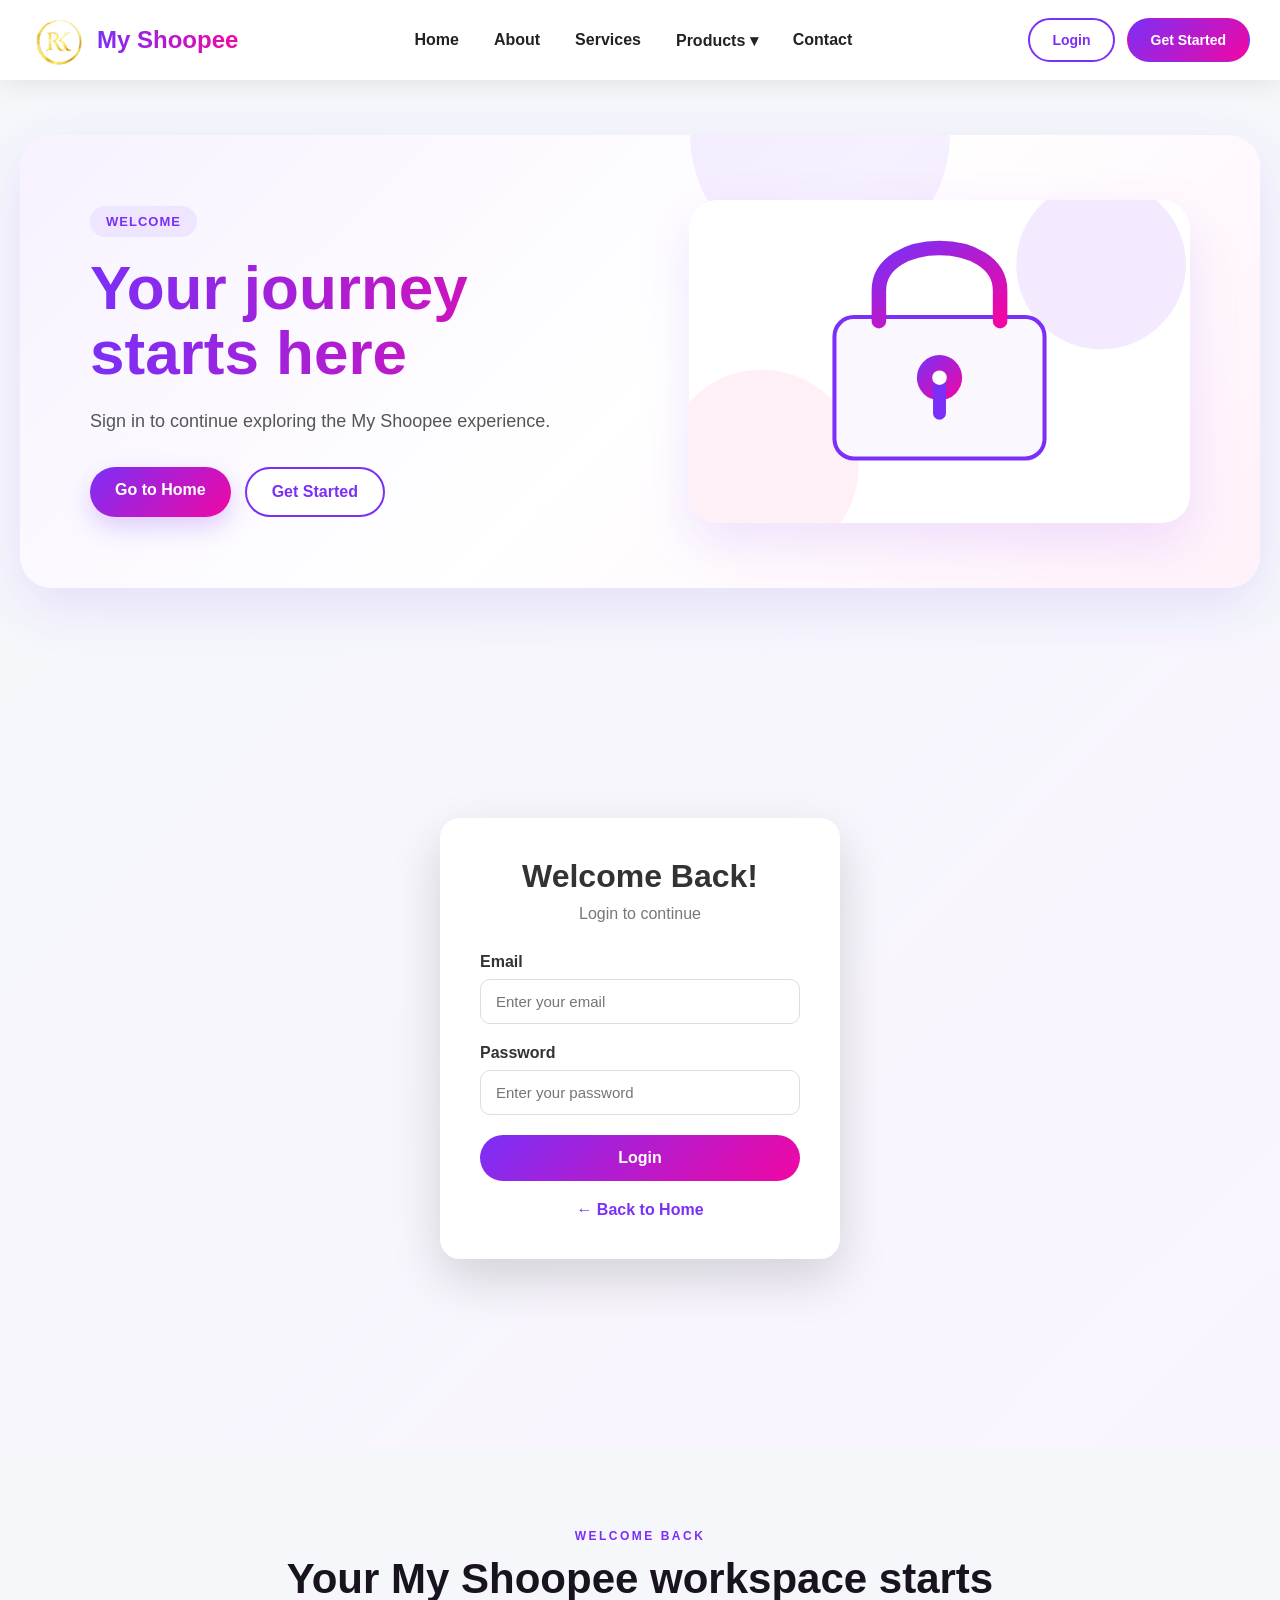
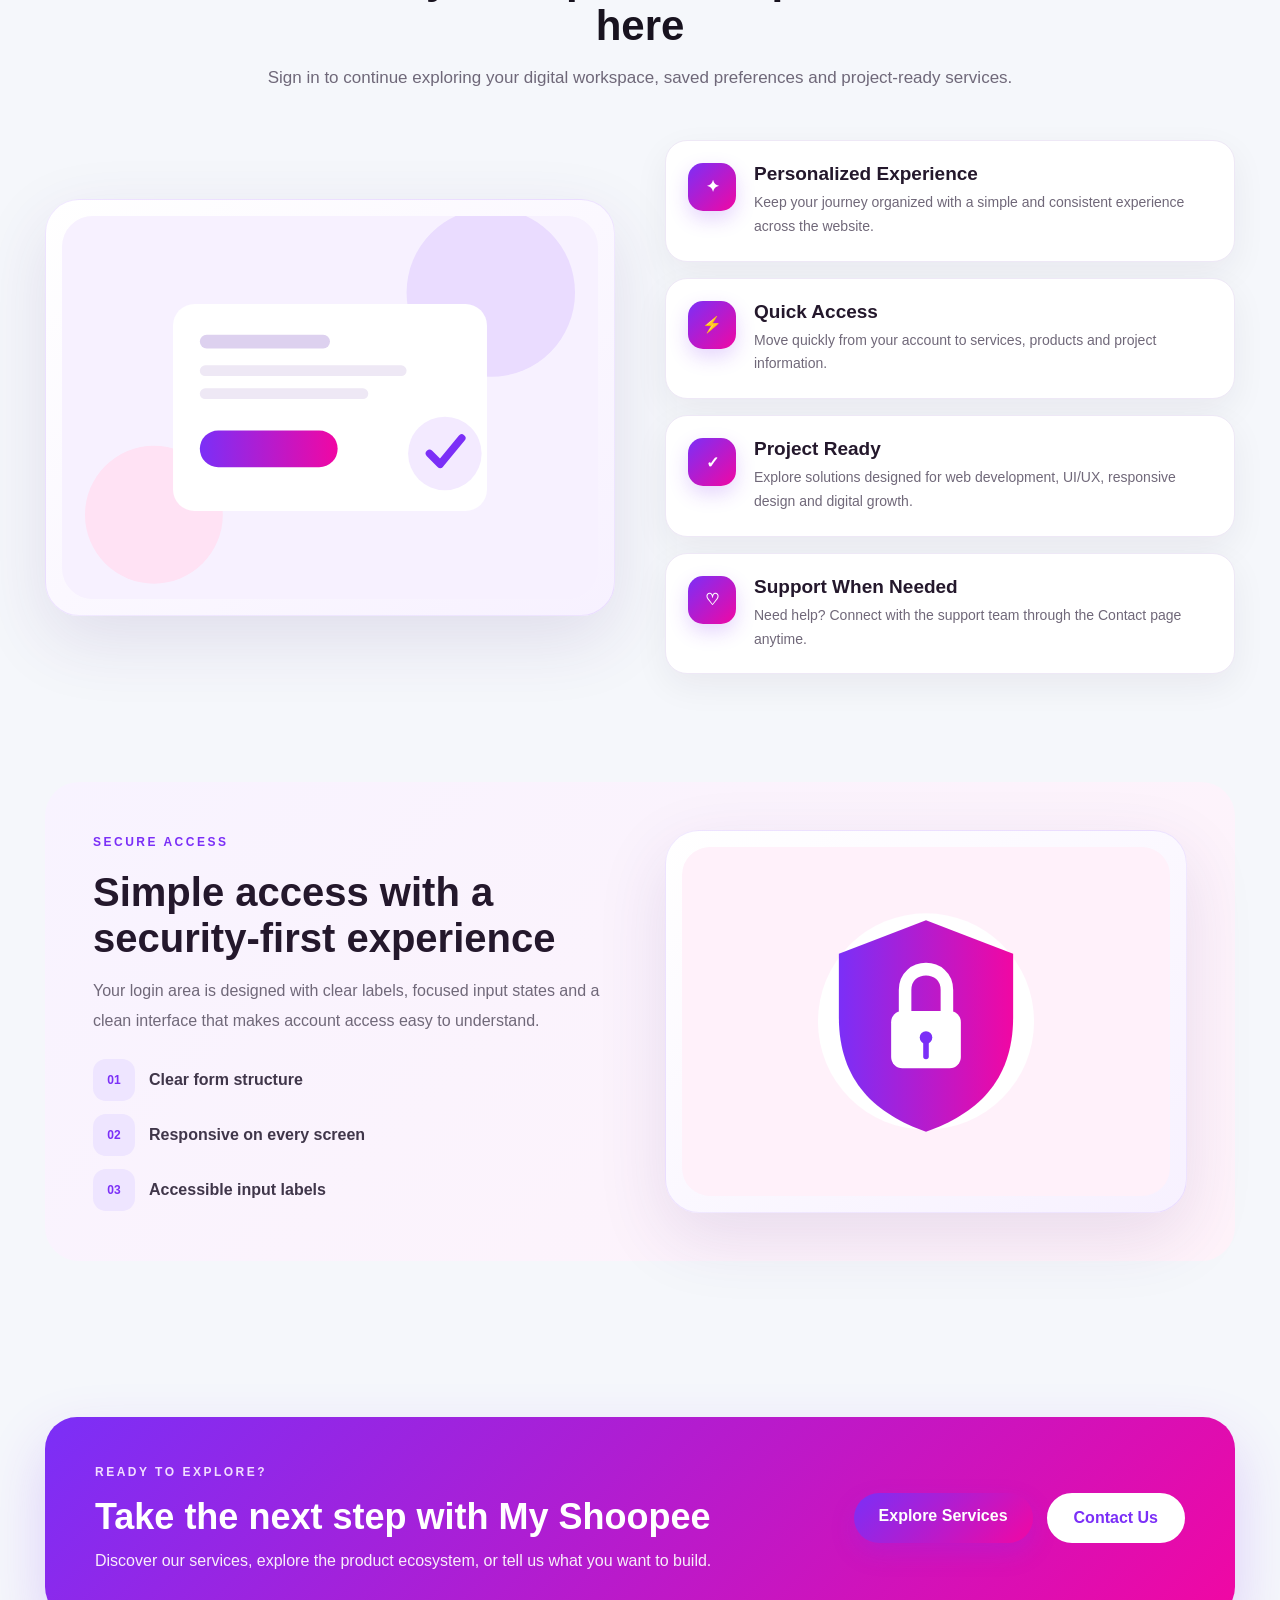
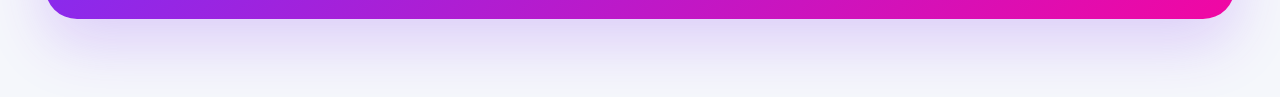
<file: login.html>
<!DOCTYPE html>
<html lang="en">
<head>
    <meta charset="UTF-8">
    <meta name="viewport" content="width=device-width, initial-scale=1.0">
    <title>My Shoopee | Login</title>
    <style>

        /* ---------- RESET ---------- */
        * {
            margin: 0;
            padding: 0;
            box-sizing: border-box;
        }

        body {
            font-family: Arial, Helvetica, sans-serif;
            background: #f5f7fb;
        }

        /* ---------- HEADER ---------- */
        header {
            width: 100%;
            position: sticky;
            top: 0;
            z-index: 1000;
            background: rgba(255, 255, 255, 0.95);
            backdrop-filter: blur(12px);
            box-shadow: 0 5px 25px rgba(0, 0, 0, 0.08);
        }

        /* ---------- NAVBAR ---------- */
        .navbar {
            max-width: 1300px;
            margin: auto;
            height: 80px;
            display: flex;
            align-items: center;
            justify-content: space-between;
            padding: 0 30px;
        }

        /* ---------- LOGO ---------- */
        .logo {
            display: flex;
            align-items: center;
            gap: 12px;
            text-decoration: none;
        }

        .logo img {
            width: 55px;
            height: 55px;
            object-fit: contain;
            border-radius: 50%;
            transition: 0.4s ease;
        }

        .logo:hover img {
            transform: rotate(8deg) scale(1.05);
        }

        .logo span {
            font-size: 24px;
            font-weight: bold;
            background: linear-gradient(90deg, #7b2ff7, #f107a3);
            background-clip: text;
            -webkit-background-clip: text;
            -webkit-text-fill-color: transparent;
        }

        /* ---------- NAVIGATION ---------- */
        .nav-links {
            display: flex;
            align-items: center;
            gap: 35px;
            list-style: none;
        }

        .nav-links li {
            position: relative;
        }

        .nav-links a {
            position: relative;
            display: inline-block;
            text-decoration: none;
            color: #222;
            font-size: 16px;
            font-weight: 600;
            padding: 10px 0;
            transition: 0.3s ease;
        }

        /* ---------- NAV HOVER ---------- */
        .nav-links a::after {
            content: "";
            position: absolute;
            left: 0;
            bottom: 0;
            width: 0;
            height: 3px;
            border-radius: 10px;
            background: linear-gradient(90deg, #7b2ff7, #f107a3);
            transition: 0.3s ease;
        }

        .nav-links a:hover {
            color: #7b2ff7;
        }

        .nav-links a:hover::after {
            width: 100%;
        }

        /* ---------- DROPDOWN ---------- */
        .dropdown {
            position: relative;
        }

        .dropdown-menu {
            position: absolute;
            top: 40px;
            left: -20px;
            width: 180px;
            background: white;
            border-radius: 12px;
            padding: 10px 0;
            box-shadow: 0 10px 30px rgba(0, 0, 0, 0.15);
            opacity: 0;
            visibility: hidden;
            transform: translateY(10px);
            transition: 0.3s ease;
        }

        .dropdown-menu a {
            display: block;
            padding: 12px 20px;
            color: #333;
        }

        .dropdown-menu a::after {
            display: none;
        }

        .dropdown-menu a:hover {
            background: #f5efff;
        }

        .dropdown:hover .dropdown-menu {
            opacity: 1;
            visibility: visible;
            transform: translateY(0);
        }

        /* ---------- BUTTONS ---------- */
        .nav-buttons {
            display: flex;
            align-items: center;
            gap: 12px;
        }

        .btn {
            text-decoration: none;
            padding: 12px 22px;
            border-radius: 30px;
            font-size: 14px;
            font-weight: bold;
            transition: 0.3s ease;
        }

        .login-btn {
            color: #7b2ff7;
            border: 2px solid #7b2ff7;
        }

        .login-btn:hover {
            color: white;
            background: #7b2ff7;
            transform: translateY(-3px);
            box-shadow: 0 8px 20px rgba(123, 47, 247, 0.3);
        }

        .start-btn {
            color: white;
            background: linear-gradient(135deg, #7b2ff7, #f107a3);
            border: 2px solid transparent;
        }

        .start-btn:hover {
            color: white;
            transform: translateY(-3px) scale(1.05);
            box-shadow: 0 10px 25px rgba(241, 7, 163, 0.35);
        }

        /* ---------- RESPONSIVE NAVIGATION ---------- */
        @media (max-width: 1000px) {
            .navbar {
                height: auto;
                min-height: 80px;
                flex-wrap: wrap;
                gap: 15px;
                padding: 15px 20px;
            }

            .nav-links {
                order: 3;
                width: 100%;
                justify-content: center;
                flex-wrap: wrap;
                gap: 20px;
            }
        }

        @media (max-width: 600px) {
            .logo span {
                font-size: 20px;
            }

            .logo img {
                width: 48px;
                height: 48px;
            }

            .nav-buttons {
                gap: 7px;
            }

            .btn {
                padding: 10px 14px;
                font-size: 12px;
            }

            .nav-links {
                gap: 14px;
            }

            .nav-links a {
                font-size: 14px;
            }
        }

        /* ---------- LOGIN PAGE ---------- */
        body { min-height: 100vh; }
        .login-page { min-height: calc(100vh - 80px); display: flex; justify-content: center; align-items: center; padding: 50px 20px; background: linear-gradient(135deg, #f5f7fb, #faf4ff); }
        .login-container { width: 400px; padding: 40px; background: white; border-radius: 20px; box-shadow: 0 20px 50px rgba(0,0,0,0.15); }
        .login-container h1 { text-align: center; margin-bottom: 10px; color: #333; }
        .login-container p { text-align: center; color: #777; margin-bottom: 30px; }
        .input-group { margin-bottom: 20px; }
        .input-group label { display: block; margin-bottom: 8px; font-weight: bold; color: #333; }
        .input-group input { width: 100%; padding: 13px 15px; border: 1px solid #ddd; border-radius: 10px; outline: none; font-size: 15px; transition: 0.3s; }
        .input-group input:focus { border-color: #7b2ff7; box-shadow: 0 0 8px rgba(123,47,247,0.2); }
        .login-button { width: 100%; padding: 14px; border: none; border-radius: 30px; color: white; font-size: 16px; font-weight: bold; cursor: pointer; background: linear-gradient(135deg,#7b2ff7,#f107a3); transition: 0.3s; }
        .login-button:hover { transform: translateY(-3px); box-shadow: 0 10px 25px rgba(123,47,247,0.35); }
        .back { display: block; text-align: center; margin-top: 20px; color: #7b2ff7; text-decoration: none; font-weight: bold; }
        .back:hover { text-decoration: underline; }
        @media (max-width: 500px) { .login-container { width: 100%; padding: 30px; } }

        .hero-visual img {
    width: 100%;
    max-width: 500px;
    transition: transform 0.5s ease, filter 0.5s ease;
    animation: floatImage 4s ease-in-out infinite;
}

.hero-visual img:hover {
    transform: scale(1.08) rotate(2deg);
    filter: drop-shadow(0 15px 25px rgba(0, 0, 0, 0.25));
}
.logo {
    transition: transform 0.4s ease, filter 0.4s ease;
}

.logo:hover {
    transform: scale(1.08);
    filter: drop-shadow(0 5px 10px rgba(0, 0, 0, 0.2));
}

@keyframes floatImage {
    0%, 100% {
        transform: translateY(0);
    }

    50% {
        transform: translateY(-15px);
    }
}
/* ---------- PAGE HERO BANNER ---------- */
.hero-banner{max-width:1250px;margin:55px auto 40px;padding:65px 70px;min-height:430px;border-radius:32px;background:linear-gradient(135deg,#f7f2ff 0%,#fff 52%,#fff1fa 100%);display:grid;grid-template-columns:1.05fr .95fr;align-items:center;gap:45px;overflow:hidden;position:relative;box-shadow:0 18px 55px rgba(123,47,247,.12)}
.hero-banner::before{content:"";position:absolute;width:260px;height:260px;border-radius:50%;background:rgba(123,47,247,.07);top:-130px;right:25%;}
.hero-copy{position:relative;z-index:1}.hero-kicker{display:inline-block;padding:8px 16px;border-radius:30px;background:#eee5ff;color:#7b2ff7;font-size:13px;font-weight:800;letter-spacing:1px;text-transform:uppercase;margin-bottom:18px}.hero-copy h1{font-size:clamp(38px,5vw,62px);line-height:1.05;margin:0 0 20px;background:linear-gradient(90deg,#7b2ff7,#f107a3);-webkit-background-clip:text;background-clip:text;-webkit-text-fill-color:transparent}.hero-copy p{font-size:18px;line-height:1.8;color:#555;max-width:620px;margin-bottom:30px}.hero-actions{display:flex;gap:14px;flex-wrap:wrap}.hero-btn{display:inline-block;text-decoration:none;padding:14px 25px;border-radius:30px;font-weight:700;transition:.3s ease}.hero-primary{color:white;background:linear-gradient(135deg,#7b2ff7,#f107a3);box-shadow:0 10px 24px rgba(123,47,247,.22)}.hero-secondary{color:#7b2ff7;border:2px solid #7b2ff7;background:white}.hero-btn:hover{transform:translateY(-4px);box-shadow:0 12px 28px rgba(123,47,247,.22)}.hero-visual{position:relative;z-index:1}.hero-visual img{width:100%;max-width:560px;display:block;margin:auto;border-radius:28px;filter:drop-shadow(0 20px 25px rgba(123,47,247,.12))}
@media(max-width:900px){.hero-banner{grid-template-columns:1fr;padding:50px 35px;text-align:center}.hero-copy p{margin-left:auto;margin-right:auto}.hero-actions{justify-content:center}.hero-visual img{max-width:500px}}
@media(max-width:600px){.hero-banner{margin:30px 15px;padding:38px 22px;min-height:auto;border-radius:24px}.hero-copy h1{font-size:40px}.hero-copy p{font-size:16px}.hero-actions{flex-direction:column}.hero-btn{width:100%;text-align:center}}

    
/* =========================================================
   RESPONSIVE OVERLAY - keeps every page usable on phones
   tablets and desktops without changing the existing design
========================================================= */
html {
    width: 100%;
    overflow-x: hidden;
}

body {
    width: 100%;
    max-width: 100%;
    overflow-x: hidden;
}

img, svg {
    max-width: 100%;
    height: auto;
}

.navbar {
    width: 100%;
}

.hero-banner {
    width: min(1250px, calc(100% - 40px));
}

@media (max-width: 1100px) {
    .navbar {
        height: auto !important;
        min-height: 80px;
        flex-wrap: wrap;
        row-gap: 12px;
        padding: 14px 24px !important;
    }

    .nav-links {
        order: 3;
        width: 100%;
        justify-content: center;
        flex-wrap: wrap;
        gap: 18px !important;
    }

    .nav-buttons {
        flex-shrink: 0;
    }
}

@media (max-width: 900px) {
    .hero-banner {
        width: calc(100% - 30px);
        margin: 30px auto !important;
        grid-template-columns: 1fr !important;
        text-align: center;
        padding: 48px 28px !important;
    }

    .hero-copy {
        max-width: 760px;
        margin: 0 auto;
    }

    .hero-copy p {
        margin-left: auto;
        margin-right: auto;
    }

    .hero-actions {
        justify-content: center;
    }

    .hero-visual {
        width: 100%;
    }

    .hero-visual img {
        width: min(100%, 520px) !important;
        margin: 0 auto;
    }

    .services-container,
    .testimonials-grid {
        grid-template-columns: repeat(2, minmax(0, 1fr)) !important;
    }
}

@media (max-width: 700px) {
    .navbar {
        padding: 12px 16px !important;
    }

    .logo span {
        font-size: 20px !important;
    }

    .logo img {
        width: 48px !important;
        height: 48px !important;
    }

    .nav-buttons {
        gap: 7px !important;
    }

    .nav-buttons .btn {
        padding: 9px 13px !important;
        font-size: 12px !important;
    }

    .nav-links {
        gap: 10px 16px !important;
    }

    .nav-links a {
        font-size: 14px !important;
    }

    .dropdown-menu {
        left: 50%;
        transform: translate(-50%, 10px);
        width: 170px;
    }

    .dropdown:hover .dropdown-menu {
        transform: translate(-50%, 0);
    }

    .hero-banner {
        width: calc(100% - 24px);
        padding: 38px 20px !important;
        border-radius: 24px !important;
    }

    .hero-copy h1 {
        font-size: clamp(32px, 10vw, 44px) !important;
    }

    .hero-copy p {
        font-size: 15px !important;
        line-height: 1.7 !important;
    }

    .hero-actions {
        flex-direction: column;
        width: 100%;
        align-items: stretch;
    }

    .hero-btn {
        width: 100%;
        text-align: center;
    }

    .services-container,
    .testimonials-grid {
        grid-template-columns: 1fr !important;
    }

    .services-section,
    .testimonials-section {
        padding-left: 20px !important;
        padding-right: 20px !important;
    }

    .service-card {
        width: 100%;
    }

    .testimonials-heading h2,
    .services-heading h2 {
        font-size: 28px !important;
    }
}

@media (max-width: 420px) {
    .logo {
        gap: 7px !important;
    }

    .logo span {
        font-size: 18px !important;
    }

    .logo img {
        width: 42px !important;
        height: 42px !important;
    }

    .nav-buttons .btn {
        padding: 8px 10px !important;
    }

    .nav-links {
        gap: 8px 12px !important;
    }

    .nav-links a {
        font-size: 13px !important;
    }
}

@media (prefers-reduced-motion: reduce) {
    *, *::before, *::after {
        scroll-behavior: auto !important;
        animation-duration: 0.01ms !important;
        animation-iteration-count: 1 !important;
        transition-duration: 0.01ms !important;
    }
}

</style>
<link rel="stylesheet" href="extra-pages.css">
</head>
<body>

    <header>
        <nav class="navbar">
            <a href="index.html" class="logo">
                <img src="IMG_0104.PNG" alt="Website Logo">
                <span>My Shoopee</span>
            </a>

            <ul class="nav-links">
                <li><a href="index.html">Home</a></li>
                <li><a href="about.html">About</a></li>
                <li><a href="services.html">Services</a></li>
                <li class="dropdown">
                    <a href="products.html">Products ▾</a>
                    <div class="dropdown-menu">
                        <a href="products.html">All Products</a>
                        <a href="products.html">New Arrivals</a>
                        <a href="products.html">Popular Products</a>
                    </div>
                </li>
                <li><a href="contact.html">Contact</a></li>
            </ul>

            <div class="nav-buttons">
                <a href="login.html" class="btn login-btn">Login</a>
                <a href="login.html" class="btn start-btn">Get Started</a>
            </div>
        </nav>
    </header>

    <section class="hero-banner">
        <div class="hero-copy">
            <span class="hero-kicker">Welcome</span>
            <h1>Your journey starts here</h1>
            <p>Sign in to continue exploring the My Shoopee experience.</p>
            <div class="hero-actions">
                <a href="index.html" class="hero-btn hero-primary">Go to Home</a>
                <a href="login.html" class="hero-btn hero-secondary">Get Started</a>
            </div>
        </div>
        <div class="hero-visual">
            <img src="login-hero.svg" alt="Welcome banner illustration">
        </div>
    </section>

    <main class="login-page">
        <div class="login-container">
            <h1>Welcome Back!</h1>
            <p>Login to continue</p>
            <form action="index.html">
                <div class="input-group">
                    <label for="email">Email</label>
                    <input type="email" id="email" placeholder="Enter your email" required>
                </div>
                <div class="input-group">
                    <label for="password">Password</label>
                    <input type="password" id="password" placeholder="Enter your password" required>
                </div>
                <button type="submit" class="login-button">Login</button>
            </form>
            <a href="index.html" class="back">← Back to Home</a>
        </div>
    </main>


<section class="login-benefits inner-section">
  <div class="section-heading">
    <span class="section-tag">WELCOME BACK</span>
    <h2>Your My Shoopee workspace starts here</h2>
    <p>Sign in to continue exploring your digital workspace, saved preferences and project-ready services.</p>
  </div>
  <div class="login-showcase-grid">
    <div class="login-visual-card"><img src="login-welcome.svg" alt="Digital workspace welcome illustration"></div>
    <div class="login-feature-list">
      <article class="login-feature"><span class="login-feature-icon">✦</span><div><h3>Personalized Experience</h3><p>Keep your journey organized with a simple and consistent experience across the website.</p></div></article>
      <article class="login-feature"><span class="login-feature-icon">⚡</span><div><h3>Quick Access</h3><p>Move quickly from your account to services, products and project information.</p></div></article>
      <article class="login-feature"><span class="login-feature-icon">✓</span><div><h3>Project Ready</h3><p>Explore solutions designed for web development, UI/UX, responsive design and digital growth.</p></div></article>
      <article class="login-feature"><span class="login-feature-icon">♡</span><div><h3>Support When Needed</h3><p>Need help? Connect with the support team through the Contact page anytime.</p></div></article>
    </div>
  </div>
</section>

<section class="login-security-section inner-section">
  <div class="login-security-grid">
    <div class="login-security-copy">
      <span class="section-tag">SECURE ACCESS</span>
      <h2>Simple access with a security-first experience</h2>
      <p>Your login area is designed with clear labels, focused input states and a clean interface that makes account access easy to understand.</p>
      <div class="security-points">
        <div><strong>01</strong><span>Clear form structure</span></div>
        <div><strong>02</strong><span>Responsive on every screen</span></div>
        <div><strong>03</strong><span>Accessible input labels</span></div>
      </div>
    </div>
    <div class="login-visual-card"><img src="login-security.svg" alt="Secure account access illustration"></div>
  </div>
</section>

<section class="login-cta-section inner-section">
  <div class="login-cta-card">
    <div><span class="section-tag">READY TO EXPLORE?</span><h2>Take the next step with My Shoopee</h2><p>Discover our services, explore the product ecosystem, or tell us what you want to build.</p></div>
    <div class="hero-actions"><a href="services.html" class="hero-btn hero-primary">Explore Services</a><a href="contact.html" class="hero-btn hero-secondary">Contact Us</a></div>
  </div>
</section>

</body>
</html>
</file>
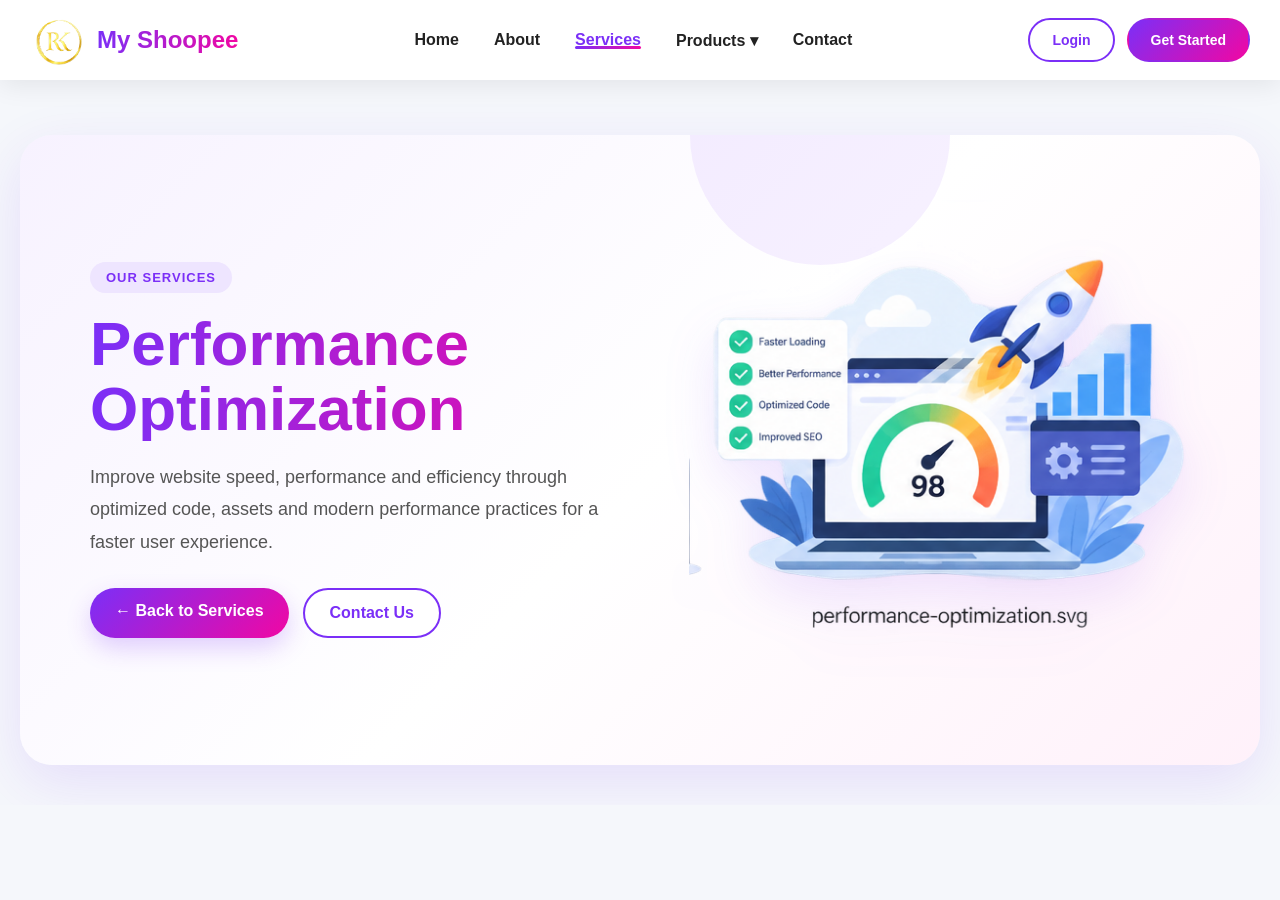
<file: performance-optimization.html>
<!DOCTYPE html>
<html lang="en">
<head>
<meta charset="UTF-8">
<meta name="viewport" content="width=device-width, initial-scale=1.0">
<title>My Shoopee | Performance Optimization</title>
<style>
/* ---------- RESET ---------- */

        * {
            margin: 0;
            padding: 0;
            box-sizing: border-box;
        }

        body {
            font-family: Arial, Helvetica, sans-serif;
            background: #f5f7fb;
        }
        .nav-links a.active {
            color: #7b2ff7;
        }

        .nav-links a.active::after {
            width: 100%;
        }

        /* ---------- HEADER ---------- */

        header {
            width: 100%;
            position: sticky;
            top: 0;
            z-index: 1000;

            background: rgba(255, 255, 255, 0.95);
            backdrop-filter: blur(12px);

            box-shadow: 0 5px 25px rgba(0, 0, 0, 0.08);
        }


        /* ---------- NAVBAR ---------- */

        .navbar {
            max-width: 1300px;
            margin: auto;

            height: 80px;

            display: flex;
            align-items: center;
            justify-content: space-between;

            padding: 0 30px;
        }


        /* ---------- LOGO ---------- */

        .logo {
            display: flex;
            align-items: center;
            gap: 12px;

            text-decoration: none;
        }

        .logo img {
            width: 55px;
            height: 55px;

            object-fit: contain;

            border-radius: 50%;

            transition: 0.4s ease;
        }


        .logo span {
            font-size: 24px;
            font-weight: bold;

            background: linear-gradient(
                90deg,
                #7b2ff7,
                #f107a3
            );

            background-clip: text;
            -webkit-text-fill-color: transparent;
        }


        /* ---------- NAVIGATION ---------- */

        .nav-links {
            display: flex;
            align-items: center;
            gap: 35px;

            list-style: none;
        }

        .nav-links li {
            position: relative;
        }

        .nav-links a {
            text-decoration: none;

            color: #222;

            font-size: 16px;
            font-weight: 600;

            padding: 10px 0;

            transition: 0.3s ease;
        }


        /* ---------- NAV HOVER ---------- */

        .nav-links a::after {
            content: "";

            position: absolute;

            left: 0;
            bottom: 0;

            width: 0;
            height: 3px;

            border-radius: 10px;

            background: linear-gradient(
                90deg,
                #7b2ff7,
                #f107a3
            );

            transition: 0.3s ease;
        }

        .nav-links a:hover {
            color: #7b2ff7;
        }

        .nav-links a:hover::after {
            width: 100%;
        }


        /* ---------- DROPDOWN ---------- */

        .dropdown {
            position: relative;
        }

        .dropdown-menu {
            position: absolute;

            top: 40px;
            left: -20px;

            width: 180px;

            background: white;

            border-radius: 12px;

            padding: 10px 0;

            box-shadow: 0 10px 30px rgba(0, 0, 0, 0.15);

            opacity: 0;
            visibility: hidden;

            transform: translateY(10px);

            transition: 0.3s ease;
        }

        .dropdown-menu a {
            display: block;

            padding: 12px 20px;

            color: #333;
        }

        .dropdown-menu a::after {
            display: none;
        }

        .dropdown-menu a:hover {
            background: #f5efff;
        }

        .dropdown:hover .dropdown-menu {
            opacity: 1;
            visibility: visible;

            transform: translateY(0);
        }


        /* ---------- BUTTONS ---------- */

        .nav-buttons {
            display: flex;
            align-items: center;
            gap: 12px;
        }

        .btn {
            text-decoration: none;

            padding: 12px 22px;

            border-radius: 30px;

            font-size: 14px;
            font-weight: bold;

            transition: 0.3s ease;
        }


        /* LOGIN BUTTON */

        .login-btn {
            color: #7b2ff7;

            border: 2px solid #7b2ff7;
        }

        .login-btn:hover {
            color: white;

            background: #7b2ff7;

            transform: translateY(-3px);

            box-shadow: 0 8px 20px rgba(123, 47, 247, 0.3);
        }


        /* GET STARTED BUTTON */

        .start-btn {
            color: white;

            background: linear-gradient(
                135deg,
                #7b2ff7,
                #f107a3
            );

            border: 2px solid transparent;
        }

        .start-btn:hover {
            transform: translateY(-3px) scale(1.05);

            box-shadow: 0 10px 25px rgba(241, 7, 163, 0.35);
        }




/* ---------- PAGE HERO BANNER ---------- */
.hero-banner{max-width:1250px;margin:55px auto 40px;padding:65px 70px;min-height:430px;border-radius:32px;background:linear-gradient(135deg,#f7f2ff 0%,#fff 52%,#fff1fa 100%);display:grid;grid-template-columns:1.05fr .95fr;align-items:center;gap:45px;overflow:hidden;position:relative;box-shadow:0 18px 55px rgba(123,47,247,.12)}
.hero-banner::before{content:"";position:absolute;width:260px;height:260px;border-radius:50%;background:rgba(123,47,247,.07);top:-130px;right:25%;}
.hero-copy{position:relative;z-index:1}.hero-kicker{display:inline-block;padding:8px 16px;border-radius:30px;background:#eee5ff;color:#7b2ff7;font-size:13px;font-weight:800;letter-spacing:1px;text-transform:uppercase;margin-bottom:18px}.hero-copy h1{font-size:clamp(38px,5vw,62px);line-height:1.05;margin:0 0 20px;background:linear-gradient(90deg,#7b2ff7,#f107a3);-webkit-background-clip:text;background-clip:text;-webkit-text-fill-color:transparent}.hero-copy p{font-size:18px;line-height:1.8;color:#555;max-width:620px;margin-bottom:30px}.hero-actions{display:flex;gap:14px;flex-wrap:wrap}.hero-btn{display:inline-block;text-decoration:none;padding:14px 25px;border-radius:30px;font-weight:700;transition:.3s ease}.hero-primary{color:white;background:linear-gradient(135deg,#7b2ff7,#f107a3);box-shadow:0 10px 24px rgba(123,47,247,.22)}.hero-secondary{color:#7b2ff7;border:2px solid #7b2ff7;background:white}.hero-btn:hover{transform:translateY(-4px);box-shadow:0 12px 28px rgba(123,47,247,.22)}.hero-visual{position:relative;z-index:1}.hero-visual img{width:100%;max-width:560px;display:block;margin:auto;border-radius:28px;filter:drop-shadow(0 20px 25px rgba(123,47,247,.12))}
@media(max-width:900px){.hero-banner{grid-template-columns:1fr;padding:50px 35px;text-align:center}.hero-copy p{margin-left:auto;margin-right:auto}.hero-actions{justify-content:center}.hero-visual img{max-width:500px}}
@media(max-width:600px){.hero-banner{margin:30px 15px;padding:38px 22px;min-height:auto;border-radius:24px}.hero-copy h1{font-size:40px}.hero-copy p{font-size:16px}.hero-actions{flex-direction:column}.hero-btn{width:100%;text-align:center}}

.hero-visual img {
    width: 100%;
    max-width: 500px;
    transition: transform 0.5s ease, filter 0.5s ease;
    animation: floatImage 4s ease-in-out infinite;
}

.hero-visual img:hover {
    transform: scale(1.08) rotate(2deg);
    filter: drop-shadow(0 15px 25px rgba(0, 0, 0, 0.25));
}

.logo {
    transition: transform 0.4s ease, filter 0.4s ease;
}

.logo:hover {
    transform: scale(1.08);
    filter: drop-shadow(0 5px 10px rgba(0, 0, 0, 0.2));
}
@keyframes floatImage {
    0%, 100% {
        transform: translateY(0);
    }

    50% {
        transform: translateY(-15px);
    }
}

/* ================================
   SERVICES SECTION
================================ */

.services-section {
    padding: 90px 8%;
    background: #f8faff;
}

/* Section Heading */

.services-heading {
    max-width: 700px;
    margin: 0 auto 55px;
    text-align: center;
}

.section-tag {
    display: inline-block;
    margin-bottom: 12px;
    padding: 7px 16px;
    border-radius: 30px;
    background: #e8edff;
    color: #4f46e5;
    font-size: 13px;
    font-weight: 700;
    letter-spacing: 1px;
}

.services-heading h2 {
    margin: 0 0 15px;
    font-size: 40px;
    line-height: 1.2;
    color: #172033;
}

.services-heading p {
    margin: 0;
    color: #667085;
    font-size: 16px;
    line-height: 1.7;
}


/* Services Grid */

.services-container {
    max-width: 1200px;
    margin: auto;

    display: grid;
    grid-template-columns: repeat(3, 1fr);
    gap: 25px;
}


/* Service Card */

.service-card {
    padding: 32px 28px;
    background: #ffffff;

    border: 1px solid #e8ebf5;
    border-radius: 20px;

    box-shadow: 0 8px 30px rgba(30, 41, 59, 0.06);

    transition:
        transform 0.4s ease,
        box-shadow 0.4s ease,
        border-color 0.4s ease;
}


/* Card Hover */

.service-card:hover {
    transform: translateY(-10px);

    border-color: #cfd5ff;

    box-shadow:
        0 18px 40px rgba(30, 41, 59, 0.12);
}


/* Service Icon */

.service-icon {
    width: 60px;
    height: 60px;

    display: flex;
    align-items: center;
    justify-content: center;

    margin-bottom: 22px;

    border-radius: 16px;

    background: linear-gradient(
        135deg,
        #eef2ff,
        #e0e7ff
    );

    font-size: 28px;

    transition:
        transform 0.4s ease,
        background 0.4s ease;
}


/* Icon Hover */

.service-card:hover .service-icon {
    transform: scale(1.1) rotate(-5deg);

    background: linear-gradient(
        135deg,
        #e0e7ff,
        #c7d2fe
    );
}


/* Card Heading */

.service-card h3 {
    margin: 0 0 12px;

    color: #172033;

    font-size: 21px;
}


/* Card Description */

.service-card p {
    margin: 0 0 22px;

    color: #667085;

    font-size: 15px;
    line-height: 1.7;
}


/* Learn More */

.service-link {
    color: #4f46e5;

    font-size: 14px;
    font-weight: 700;

    text-decoration: none;

    transition:
        color 0.3s ease,
        padding-left 0.3s ease;
}

.service-link:hover {
    color: #3730a3;
    padding-left: 6px;
}


/* ================================
   RESPONSIVE DESIGN
================================ */

/* Tablet */

@media (max-width: 900px) {

    .services-section {
        padding: 70px 5%;
    }

    .services-container {
        grid-template-columns: repeat(2, 1fr);
    }

    .services-heading h2 {
        font-size: 34px;
    }
}


/* Mobile */

@media (max-width: 600px) {

    .services-section {
        padding: 60px 20px;
    }

    .services-heading {
        margin-bottom: 40px;
    }

    .services-heading h2 {
        font-size: 28px;
    }

    .services-heading p {
        font-size: 15px;
    }

    .services-container {
        grid-template-columns: 1fr;
        gap: 20px;
    }

    .service-card {
        padding: 28px 24px;
    }
}

/* =========================================================
   RESPONSIVE OVERLAY - keeps every page usable on phones
   tablets and desktops without changing the existing design
========================================================= */
html {
    width: 100%;
    overflow-x: hidden;
}

body {
    width: 100%;
    max-width: 100%;
    overflow-x: hidden;
}

img, svg {
    max-width: 100%;
    height: auto;
}

.navbar {
    width: 100%;
}

.hero-banner {
    width: min(1250px, calc(100% - 40px));
}

@media (max-width: 1100px) {
    .navbar {
        height: auto !important;
        min-height: 80px;
        flex-wrap: wrap;
        row-gap: 12px;
        padding: 14px 24px !important;
    }

    .nav-links {
        order: 3;
        width: 100%;
        justify-content: center;
        flex-wrap: wrap;
        gap: 18px !important;
    }

    .nav-buttons {
        flex-shrink: 0;
    }
}

@media (max-width: 900px) {
    .hero-banner {
        width: calc(100% - 30px);
        margin: 30px auto !important;
        grid-template-columns: 1fr !important;
        text-align: center;
        padding: 48px 28px !important;
    }

    .hero-copy {
        max-width: 760px;
        margin: 0 auto;
    }

    .hero-copy p {
        margin-left: auto;
        margin-right: auto;
    }

    .hero-actions {
        justify-content: center;
    }

    .hero-visual {
        width: 100%;
    }

    .hero-visual img {
        width: min(100%, 520px) !important;
        margin: 0 auto;
    }

    .services-container,
    .testimonials-grid {
        grid-template-columns: repeat(2, minmax(0, 1fr)) !important;
    }
}

@media (max-width: 700px) {
    .navbar {
        padding: 12px 16px !important;
    }

    .logo span {
        font-size: 20px !important;
    }

    .logo img {
        width: 48px !important;
        height: 48px !important;
    }

    .nav-buttons {
        gap: 7px !important;
    }

    .nav-buttons .btn {
        padding: 9px 13px !important;
        font-size: 12px !important;
    }

    .nav-links {
        gap: 10px 16px !important;
    }

    .nav-links a {
        font-size: 14px !important;
    }

    .dropdown-menu {
        left: 50%;
        transform: translate(-50%, 10px);
        width: 170px;
    }

    .dropdown:hover .dropdown-menu {
        transform: translate(-50%, 0);
    }

    .hero-banner {
        width: calc(100% - 24px);
        padding: 38px 20px !important;
        border-radius: 24px !important;
    }

    .hero-copy h1 {
        font-size: clamp(32px, 10vw, 44px) !important;
    }

    .hero-copy p {
        font-size: 15px !important;
        line-height: 1.7 !important;
    }

    .hero-actions {
        flex-direction: column;
        width: 100%;
        align-items: stretch;
    }

    .hero-btn {
        width: 100%;
        text-align: center;
    }

    .services-container,
    .testimonials-grid {
        grid-template-columns: 1fr !important;
    }

    .services-section,
    .testimonials-section {
        padding-left: 20px !important;
        padding-right: 20px !important;
    }

    .service-card {
        width: 100%;
    }

    .testimonials-heading h2,
    .services-heading h2 {
        font-size: 28px !important;
    }
}

@media (max-width: 420px) {
    .logo {
        gap: 7px !important;
    }

    .logo span {
        font-size: 18px !important;
    }

    .logo img {
        width: 42px !important;
        height: 42px !important;
    }

    .nav-buttons .btn {
        padding: 8px 10px !important;
    }

    .nav-links {
        gap: 8px 12px !important;
    }

    .nav-links a {
        font-size: 13px !important;
    }
}

@media (prefers-reduced-motion: reduce) {
    *, *::before, *::after {
        scroll-behavior: auto !important;
        animation-duration: 0.01ms !important;
        animation-iteration-count: 1 !important;
        transition-duration: 0.01ms !important;
    }
}

</style>
</head>
<body>
<header>
<nav class="navbar">
<a href="index.html" class="logo"><img src="IMG_0104.PNG" alt="Website Logo"><span>My Shoopee</span></a>
<ul class="nav-links">
<li><a href="index.html">Home</a></li>
<li><a href="about.html">About</a></li>
<li><a href="services.html" class="active">Services</a></li>
<li class="dropdown"><a href="products.html">Products ▾</a><div class="dropdown-menu"><a href="products.html">All Products</a><a href="products.html">New Arrivals</a><a href="products.html">Popular Products</a></div></li>
<li><a href="contact.html">Contact</a></li>
</ul>
<div class="nav-buttons"><a href="login.html" class="btn login-btn">Login</a><a href="login.html" class="btn start-btn">Get Started</a></div>
</nav>
</header>
<section class="hero-banner">
<div class="hero-copy">
<span class="hero-kicker">Our Services</span>
<h1>Performance Optimization</h1>
<p>Improve website speed, performance and efficiency through optimized code, assets and modern performance practices for a faster user experience.</p>
<div class="hero-actions">
<a href="services.html" class="hero-btn hero-primary">← Back to Services</a>
<a href="contact.html" class="hero-btn hero-secondary">Contact Us</a>
</div>
</div>
<div class="hero-visual"><img src="performance-optimization.png" alt="Performance Optimization"></div>
</section>
</body>
</html>
</file>
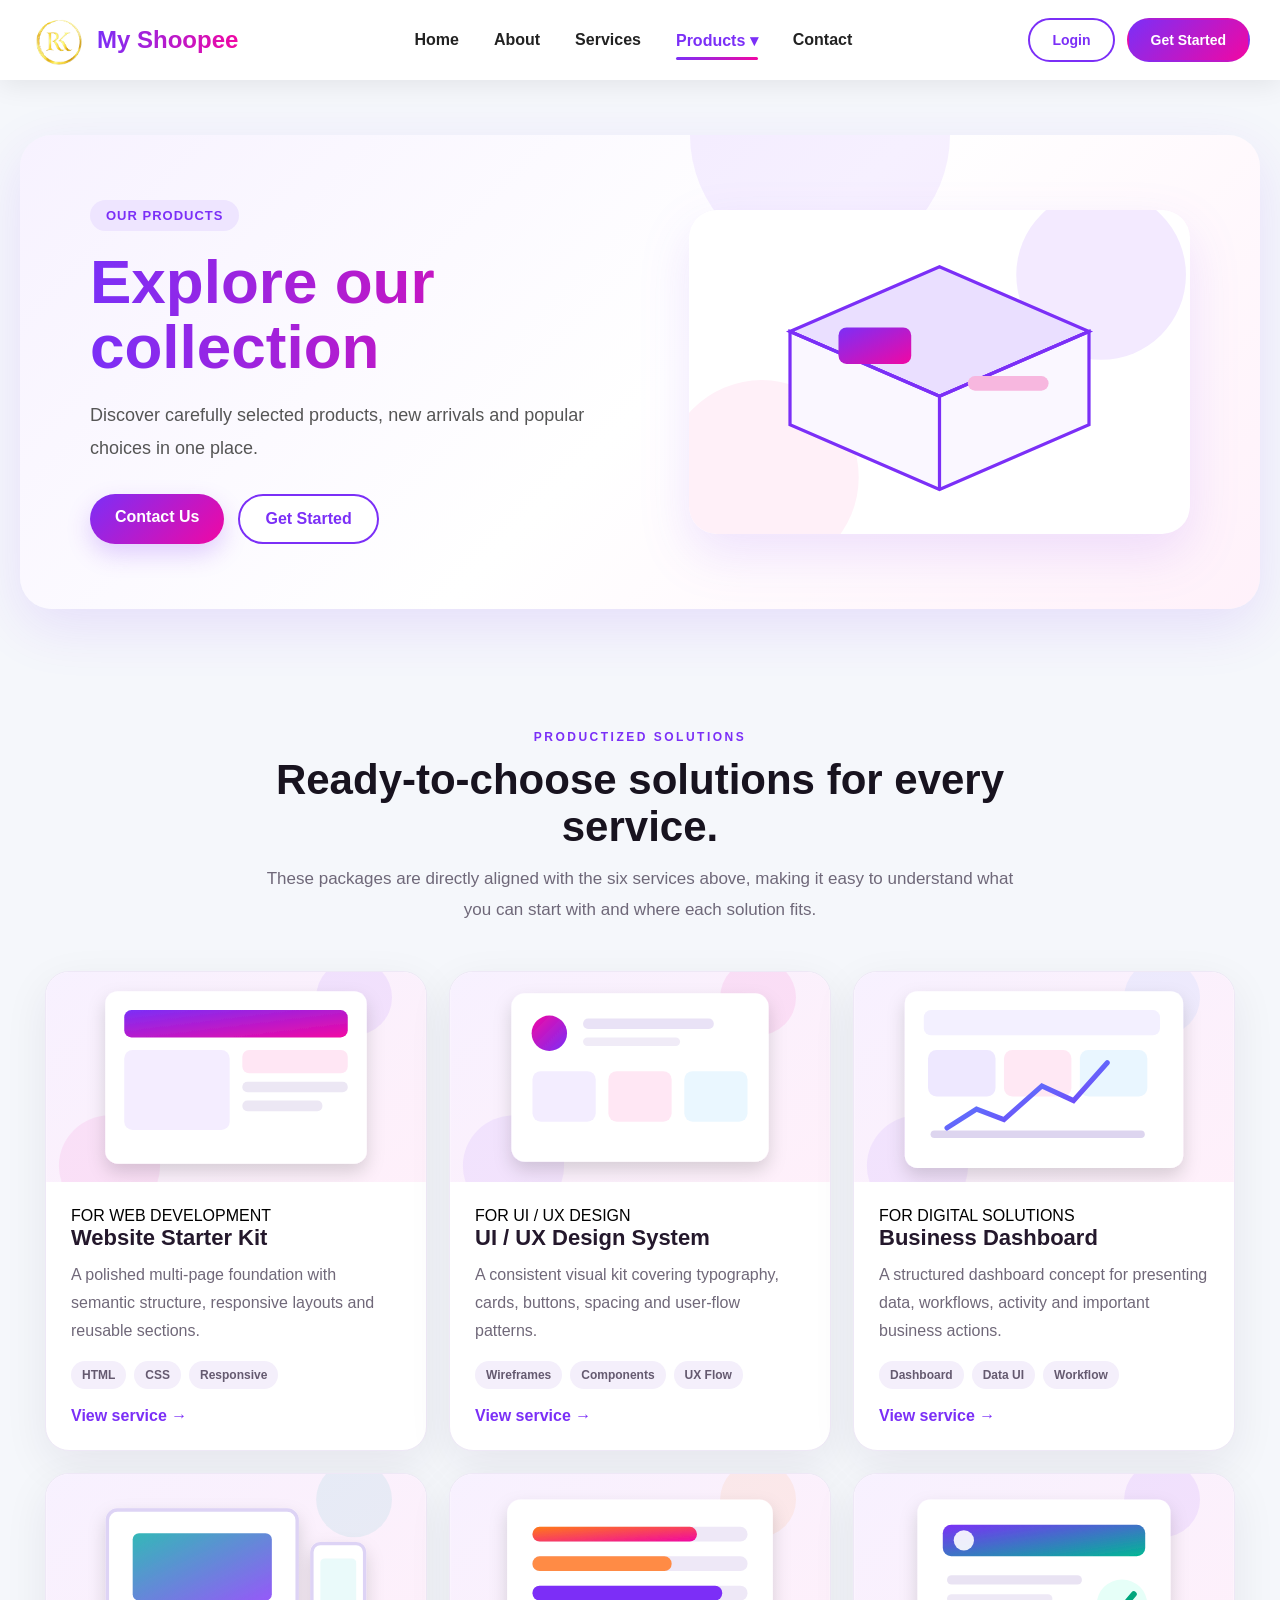
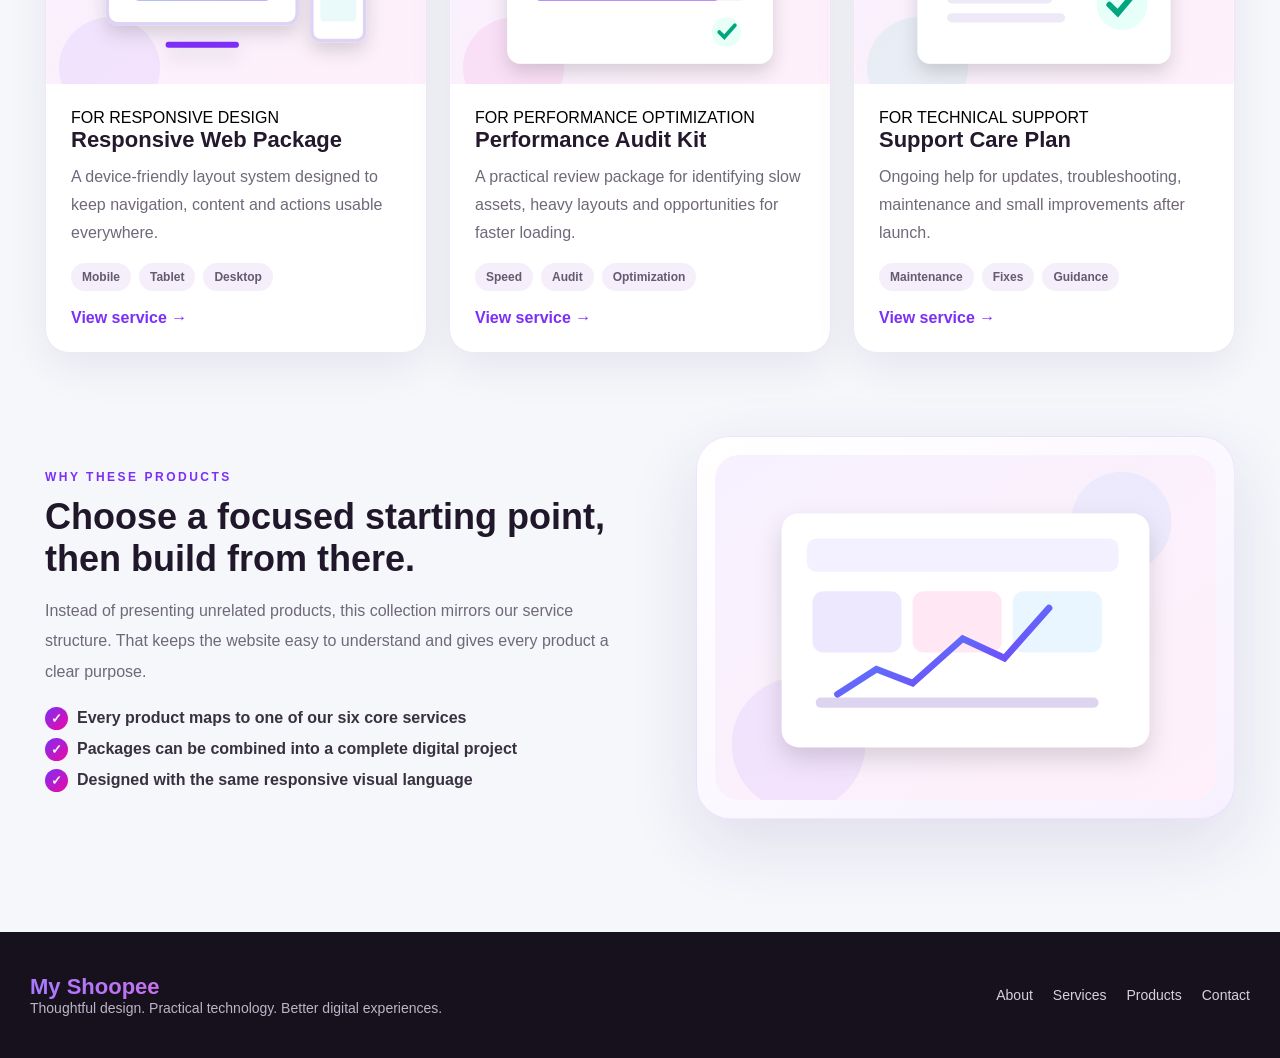
<file: products.html>
<!DOCTYPE html>
<html lang="en">
<head>
    <meta charset="UTF-8">
    <meta name="viewport" content="width=device-width, initial-scale=1.0">
    <title>My Shoopee | Products</title>
    <style>

        /* ---------- RESET ---------- */
        * {
            margin: 0;
            padding: 0;
            box-sizing: border-box;
        }

        body {
            font-family: Arial, Helvetica, sans-serif;
            background: #f5f7fb;
        }
        .hero-visual img {
    width: 100%;
    max-width: 500px;
    transition: transform 0.5s ease, filter 0.5s ease;
    animation: floatImage 4s ease-in-out infinite;
}

.hero-visual img:hover {
    transform: scale(1.08) rotate(2deg);
    filter: drop-shadow(0 15px 25px rgba(0, 0, 0, 0.25));
}
.logo {
    transition: transform 0.4s ease, filter 0.4s ease;
}

.logo:hover {
    transform: scale(1.08);
    filter: drop-shadow(0 5px 10px rgba(0, 0, 0, 0.2));
}

@keyframes floatImage {
    0%, 100% {
        transform: translateY(0);
    }

    50% {
        transform: translateY(-15px);
    }
}
        .nav-links a.active {
            color: #7b2ff7;
        }

        .nav-links a.active::after {
            width: 100%;
        }
        /* ---------- HEADER ---------- */
        header {
            width: 100%;
            position: sticky;
            top: 0;
            z-index: 1000;
            background: rgba(255, 255, 255, 0.95);
            backdrop-filter: blur(12px);
            box-shadow: 0 5px 25px rgba(0, 0, 0, 0.08);
        }

        /* ---------- NAVBAR ---------- */
        .navbar {
            max-width: 1300px;
            margin: auto;
            height: 80px;
            display: flex;
            align-items: center;
            justify-content: space-between;
            padding: 0 30px;
        }

        /* ---------- LOGO ---------- */
        .logo {
            display: flex;
            align-items: center;
            gap: 12px;
            text-decoration: none;
        }

        .logo img {
            width: 55px;
            height: 55px;
            object-fit: contain;
            border-radius: 50%;
            transition: 0.4s ease;
        }

        .logo:hover img {
            transform: rotate(8deg) scale(1.05);
        }

        .logo span {
            font-size: 24px;
            font-weight: bold;
            background: linear-gradient(90deg, #7b2ff7, #f107a3);
            background-clip: text;
            -webkit-background-clip: text;
            -webkit-text-fill-color: transparent;
        }

        /* ---------- NAVIGATION ---------- */
        .nav-links {
            display: flex;
            align-items: center;
            gap: 35px;
            list-style: none;
        }

        .nav-links li {
            position: relative;
        }

        .nav-links a {
            position: relative;
            display: inline-block;
            text-decoration: none;
            color: #222;
            font-size: 16px;
            font-weight: 600;
            padding: 10px 0;
            transition: 0.3s ease;
        }

        /* ---------- NAV HOVER ---------- */
        .nav-links a::after {
            content: "";
            position: absolute;
            left: 0;
            bottom: 0;
            width: 0;
            height: 3px;
            border-radius: 10px;
            background: linear-gradient(90deg, #7b2ff7, #f107a3);
            transition: 0.3s ease;
        }

        .nav-links a:hover {
            color: #7b2ff7;
        }

        .nav-links a:hover::after {
            width: 100%;
        }

        /* ---------- DROPDOWN ---------- */
        .dropdown {
            position: relative;
        }

        .dropdown-menu {
            position: absolute;
            top: 40px;
            left: -20px;
            width: 180px;
            background: white;
            border-radius: 12px;
            padding: 10px 0;
            box-shadow: 0 10px 30px rgba(0, 0, 0, 0.15);
            opacity: 0;
            visibility: hidden;
            transform: translateY(10px);
            transition: 0.3s ease;
        }

        .dropdown-menu a {
            display: block;
            padding: 12px 20px;
            color: #333;
        }

        .dropdown-menu a::after {
            display: none;
        }

        .dropdown-menu a:hover {
            background: #f5efff;
        }

        .dropdown:hover .dropdown-menu {
            opacity: 1;
            visibility: visible;
            transform: translateY(0);
        }

        /* ---------- BUTTONS ---------- */
        .nav-buttons {
            display: flex;
            align-items: center;
            gap: 12px;
        }

        .btn {
            text-decoration: none;
            padding: 12px 22px;
            border-radius: 30px;
            font-size: 14px;
            font-weight: bold;
            transition: 0.3s ease;
        }

        .login-btn {
            color: #7b2ff7;
            border: 2px solid #7b2ff7;
        }

        .login-btn:hover {
            color: white;
            background: #7b2ff7;
            transform: translateY(-3px);
            box-shadow: 0 8px 20px rgba(123, 47, 247, 0.3);
        }

        .start-btn {
            color: white;
            background: linear-gradient(135deg, #7b2ff7, #f107a3);
            border: 2px solid transparent;
        }

        .start-btn:hover {
            color: white;
            transform: translateY(-3px) scale(1.05);
            box-shadow: 0 10px 25px rgba(241, 7, 163, 0.35);
        }

        /* ---------- RESPONSIVE NAVIGATION ---------- */
        @media (max-width: 1000px) {
            .navbar {
                height: auto;
                min-height: 80px;
                flex-wrap: wrap;
                gap: 15px;
                padding: 15px 20px;
            }

            .nav-links {
                order: 3;
                width: 100%;
                justify-content: center;
                flex-wrap: wrap;
                gap: 20px;
            }
        }

        @media (max-width: 600px) {
            .logo span {
                font-size: 20px;
            }

            .logo img {
                width: 48px;
                height: 48px;
            }

            .nav-buttons {
                gap: 7px;
            }

            .btn {
                padding: 10px 14px;
                font-size: 12px;
            }

            .nav-links {
                gap: 14px;
            }

            .nav-links a {
                font-size: 14px;
            }
        }

        /* ---------- PAGE CONTENT ---------- */

        .content { padding: 80px 20px; text-align: center; }
        h1 { font-size: 45px; color: #7b2ff7; margin-bottom: 40px; }
        .products { display: flex; justify-content: center; gap: 25px; flex-wrap: wrap; }
        .product { width: 250px; background: white; padding: 30px; border-radius: 15px; box-shadow: 0 10px 30px rgba(0,0,0,0.1); transition: 0.3s; }
        .product:hover { transform: translateY(-10px) scale(1.03); }
        .product h2 { margin-bottom: 15px; color: #7b2ff7; }
        .product p { color: #666; }
        @media (max-width: 600px) { h1 { font-size: 36px; } }


/* ---------- PAGE HERO BANNER ---------- */
.hero-banner{max-width:1250px;margin:55px auto 40px;padding:65px 70px;min-height:430px;border-radius:32px;background:linear-gradient(135deg,#f7f2ff 0%,#fff 52%,#fff1fa 100%);display:grid;grid-template-columns:1.05fr .95fr;align-items:center;gap:45px;overflow:hidden;position:relative;box-shadow:0 18px 55px rgba(123,47,247,.12)}
.hero-banner::before{content:"";position:absolute;width:260px;height:260px;border-radius:50%;background:rgba(123,47,247,.07);top:-130px;right:25%;}
.hero-copy{position:relative;z-index:1}.hero-kicker{display:inline-block;padding:8px 16px;border-radius:30px;background:#eee5ff;color:#7b2ff7;font-size:13px;font-weight:800;letter-spacing:1px;text-transform:uppercase;margin-bottom:18px}.hero-copy h1{font-size:clamp(38px,5vw,62px);line-height:1.05;margin:0 0 20px;background:linear-gradient(90deg,#7b2ff7,#f107a3);-webkit-background-clip:text;background-clip:text;-webkit-text-fill-color:transparent}.hero-copy p{font-size:18px;line-height:1.8;color:#555;max-width:620px;margin-bottom:30px}.hero-actions{display:flex;gap:14px;flex-wrap:wrap}.hero-btn{display:inline-block;text-decoration:none;padding:14px 25px;border-radius:30px;font-weight:700;transition:.3s ease}.hero-primary{color:white;background:linear-gradient(135deg,#7b2ff7,#f107a3);box-shadow:0 10px 24px rgba(123,47,247,.22)}.hero-secondary{color:#7b2ff7;border:2px solid #7b2ff7;background:white}.hero-btn:hover{transform:translateY(-4px);box-shadow:0 12px 28px rgba(123,47,247,.22)}.hero-visual{position:relative;z-index:1}.hero-visual img{width:100%;max-width:560px;display:block;margin:auto;border-radius:28px;filter:drop-shadow(0 20px 25px rgba(123,47,247,.12))}
@media(max-width:900px){.hero-banner{grid-template-columns:1fr;padding:50px 35px;text-align:center}.hero-copy p{margin-left:auto;margin-right:auto}.hero-actions{justify-content:center}.hero-visual img{max-width:500px}}
@media(max-width:600px){.hero-banner{margin:30px 15px;padding:38px 22px;min-height:auto;border-radius:24px}.hero-copy h1{font-size:40px}.hero-copy p{font-size:16px}.hero-actions{flex-direction:column}.hero-btn{width:100%;text-align:center}}

    
/* =========================================================
   RESPONSIVE OVERLAY - keeps every page usable on phones
   tablets and desktops without changing the existing design
========================================================= */
html {
    width: 100%;
    overflow-x: hidden;
}

body {
    width: 100%;
    max-width: 100%;
    overflow-x: hidden;
}

img, svg {
    max-width: 100%;
    height: auto;
}

.navbar {
    width: 100%;
}

.hero-banner {
    width: min(1250px, calc(100% - 40px));
}

@media (max-width: 1100px) {
    .navbar {
        height: auto !important;
        min-height: 80px;
        flex-wrap: wrap;
        row-gap: 12px;
        padding: 14px 24px !important;
    }

    .nav-links {
        order: 3;
        width: 100%;
        justify-content: center;
        flex-wrap: wrap;
        gap: 18px !important;
    }

    .nav-buttons {
        flex-shrink: 0;
    }
}

@media (max-width: 900px) {
    .hero-banner {
        width: calc(100% - 30px);
        margin: 30px auto !important;
        grid-template-columns: 1fr !important;
        text-align: center;
        padding: 48px 28px !important;
    }

    .hero-copy {
        max-width: 760px;
        margin: 0 auto;
    }

    .hero-copy p {
        margin-left: auto;
        margin-right: auto;
    }

    .hero-actions {
        justify-content: center;
    }

    .hero-visual {
        width: 100%;
    }

    .hero-visual img {
        width: min(100%, 520px) !important;
        margin: 0 auto;
    }

    .services-container,
    .testimonials-grid {
        grid-template-columns: repeat(2, minmax(0, 1fr)) !important;
    }
}

@media (max-width: 700px) {
    .navbar {
        padding: 12px 16px !important;
    }

    .logo span {
        font-size: 20px !important;
    }

    .logo img {
        width: 48px !important;
        height: 48px !important;
    }

    .nav-buttons {
        gap: 7px !important;
    }

    .nav-buttons .btn {
        padding: 9px 13px !important;
        font-size: 12px !important;
    }

    .nav-links {
        gap: 10px 16px !important;
    }

    .nav-links a {
        font-size: 14px !important;
    }

    .dropdown-menu {
        left: 50%;
        transform: translate(-50%, 10px);
        width: 170px;
    }

    .dropdown:hover .dropdown-menu {
        transform: translate(-50%, 0);
    }

    .hero-banner {
        width: calc(100% - 24px);
        padding: 38px 20px !important;
        border-radius: 24px !important;
    }

    .hero-copy h1 {
        font-size: clamp(32px, 10vw, 44px) !important;
    }

    .hero-copy p {
        font-size: 15px !important;
        line-height: 1.7 !important;
    }

    .hero-actions {
        flex-direction: column;
        width: 100%;
        align-items: stretch;
    }

    .hero-btn {
        width: 100%;
        text-align: center;
    }

    .services-container,
    .testimonials-grid {
        grid-template-columns: 1fr !important;
    }

    .services-section,
    .testimonials-section {
        padding-left: 20px !important;
        padding-right: 20px !important;
    }

    .service-card {
        width: 100%;
    }

    .testimonials-heading h2,
    .services-heading h2 {
        font-size: 28px !important;
    }
}

@media (max-width: 420px) {
    .logo {
        gap: 7px !important;
    }

    .logo span {
        font-size: 18px !important;
    }

    .logo img {
        width: 42px !important;
        height: 42px !important;
    }

    .nav-buttons .btn {
        padding: 8px 10px !important;
    }

    .nav-links {
        gap: 8px 12px !important;
    }

    .nav-links a {
        font-size: 13px !important;
    }
}

@media (prefers-reduced-motion: reduce) {
    *, *::before, *::after {
        scroll-behavior: auto !important;
        animation-duration: 0.01ms !important;
        animation-iteration-count: 1 !important;
        transition-duration: 0.01ms !important;
    }
}

/* ===== EXTRAORDINARY INNER PAGE SECTIONS ===== */
.inner-section{max-width:1250px;margin:0 auto;padding:78px 30px}
.section-heading{text-align:center;max-width:760px;margin:0 auto 46px}
.section-tag{display:inline-block;font-size:12px;letter-spacing:2.5px;font-weight:800;color:#7b2ff7;margin-bottom:12px}
.section-heading h2{font-size:42px;line-height:1.12;color:#18131f;margin-bottom:14px}
.section-heading p{color:#6f6879;font-size:17px;line-height:1.8}
.story-grid,.split-showcase{display:grid;grid-template-columns:1.05fr .95fr;gap:55px;align-items:center}
.story-copy h2,.split-copy h2{font-size:36px;color:#21172a;margin-bottom:16px}
.story-copy p,.split-copy p{font-size:16px;line-height:1.9;color:#6f6879;margin-bottom:18px}
.check-list{list-style:none;display:grid;gap:13px;margin-top:22px}
.check-list li{padding-left:32px;position:relative;color:#39313f;font-weight:600}
.check-list li::before{content:"✓";position:absolute;left:0;top:-2px;width:23px;height:23px;border-radius:50%;display:grid;place-items:center;background:linear-gradient(135deg,#7b2ff7,#f107a3);color:#fff;font-size:13px}
.visual-card{background:linear-gradient(145deg,#fff,#f7f1ff);border:1px solid rgba(123,47,247,.1);border-radius:34px;padding:18px;box-shadow:0 24px 70px rgba(75,40,120,.12);overflow:hidden}
.visual-card img{display:block;width:100%;border-radius:24px;transition:transform .6s ease,filter .6s ease}
.visual-card:hover img{transform:scale(1.045);filter:saturate(1.08)}
.value-grid,.process-grid,.service-detail-grid,.product-grid,.contact-cards{display:grid;grid-template-columns:repeat(3,minmax(0,1fr));gap:22px}
.info-card,.service-detail-card,.product-card,.contact-card{background:#fff;border:1px solid #eee8f6;border-radius:24px;padding:28px;box-shadow:0 14px 45px rgba(35,20,55,.07);transition:transform .35s ease,box-shadow .35s ease,border-color .35s ease}
.info-card:hover,.service-detail-card:hover,.product-card:hover,.contact-card:hover{transform:translateY(-9px);box-shadow:0 24px 55px rgba(70,30,110,.14);border-color:rgba(123,47,247,.24)}
.card-icon{width:54px;height:54px;border-radius:17px;display:grid;place-items:center;background:linear-gradient(135deg,#7b2ff7,#f107a3);color:#fff;font-size:23px;margin-bottom:20px;box-shadow:0 10px 25px rgba(123,47,247,.22)}
.info-card h3,.service-detail-card h3,.product-card h3,.contact-card h3{font-size:22px;color:#24182c;margin-bottom:10px}
.info-card p,.service-detail-card p,.product-card p,.contact-card p{color:#706879;line-height:1.75}
.stats-strip{background:linear-gradient(135deg,#7b2ff7,#f107a3);border-radius:32px;padding:35px;color:#fff;display:grid;grid-template-columns:repeat(4,1fr);gap:20px;box-shadow:0 25px 55px rgba(123,47,247,.2)}
.stat{text-align:center}.stat strong{display:block;font-size:35px}.stat span{font-size:14px;opacity:.9}
.service-detail-card,.product-card{padding:0;overflow:hidden}.card-image{width:100%;height:210px;object-fit:cover;display:block;transition:transform .6s ease}.service-detail-card:hover .card-image,.product-card:hover .card-image{transform:scale(1.05)}
.card-body{padding:25px}.card-body .mini-link{display:inline-flex;margin-top:18px;color:#7b2ff7;text-decoration:none;font-weight:800;gap:7px;transition:gap .3s ease}.mini-link:hover{gap:12px}
.service-detail-card .service-number{font-size:12px;letter-spacing:2px;color:#a096ad;font-weight:800;margin-bottom:8px;display:block}
.product-meta{display:flex;flex-wrap:wrap;gap:8px;margin-top:16px}.pill{padding:7px 11px;border-radius:30px;background:#f4effb;color:#655a70;font-size:12px;font-weight:700}
.process-grid{grid-template-columns:repeat(4,minmax(0,1fr))}.process-card{position:relative}.process-card::after{content:"→";position:absolute;right:-16px;top:43px;color:#b9a8ca;font-size:25px}.process-card:last-child::after{display:none}
.contact-layout{display:grid;grid-template-columns:.9fr 1.1fr;gap:28px;align-items:stretch}.contact-side{display:grid;gap:20px}.contact-form-wrap{background:#fff;border:1px solid #eee8f6;border-radius:30px;padding:34px;box-shadow:0 18px 55px rgba(35,20,55,.08)}.contact-form-wrap h2{font-size:30px;margin-bottom:8px;color:#23172b}.contact-form-wrap>p{color:#756c7c;line-height:1.7;margin-bottom:24px}.contact-form{display:grid;grid-template-columns:1fr 1fr;gap:17px}.field{display:flex;flex-direction:column;gap:8px}.field.full{grid-column:1/-1}.field label{font-size:13px;font-weight:800;color:#40364a}.field input,.field select,.field textarea{width:100%;border:1px solid #ddd6e7;background:#fbfaff;border-radius:14px;padding:14px 15px;font:inherit;color:#2b2431;outline:none;transition:border-color .3s ease,box-shadow .3s ease,transform .3s ease}.field textarea{min-height:135px;resize:vertical}.field input:focus,.field select:focus,.field textarea:focus{border-color:#7b2ff7;box-shadow:0 0 0 4px rgba(123,47,247,.1);transform:translateY(-1px)}.form-options{display:flex;flex-wrap:wrap;gap:15px}.form-options label{display:flex;align-items:center;gap:7px;color:#62586b;font-size:14px}.form-options input{width:auto}.form-submit{grid-column:1/-1;border:0;border-radius:15px;padding:15px 22px;background:linear-gradient(135deg,#7b2ff7,#f107a3);color:#fff;font-weight:800;font-size:15px;cursor:pointer;transition:transform .3s ease,box-shadow .3s ease}.form-submit:hover{transform:translateY(-3px);box-shadow:0 14px 30px rgba(123,47,247,.25)}
.site-footer{margin-top:35px;background:#17111d;color:#fff;padding:42px 30px}.footer-inner{max-width:1250px;margin:auto;display:flex;justify-content:space-between;align-items:center;gap:25px}.footer-brand{font-size:22px;font-weight:800;background:linear-gradient(90deg,#a979ff,#ff62c4);-webkit-background-clip:text;background-clip:text;-webkit-text-fill-color:transparent}.footer-inner p{color:#bdb4c7;font-size:14px}.footer-links{display:flex;gap:20px}.footer-links a{color:#d8d0df;text-decoration:none;font-size:14px;transition:color .3s ease}.footer-links a:hover{color:#fff}
@media(max-width:900px){.story-grid,.split-showcase,.contact-layout{grid-template-columns:1fr}.value-grid,.service-detail-grid,.product-grid,.contact-cards{grid-template-columns:repeat(2,minmax(0,1fr))}.process-grid{grid-template-columns:repeat(2,minmax(0,1fr))}.process-card::after{display:none}.stats-strip{grid-template-columns:repeat(2,1fr)}.section-heading h2{font-size:34px}}
@media(max-width:600px){.inner-section{padding:58px 18px}.value-grid,.service-detail-grid,.product-grid,.contact-cards,.process-grid{grid-template-columns:1fr}.stats-strip{grid-template-columns:1fr 1fr;padding:25px 15px}.stat strong{font-size:29px}.story-copy h2,.split-copy h2{font-size:29px}.contact-form{grid-template-columns:1fr}.field.full,.form-submit{grid-column:auto}.contact-form-wrap{padding:24px}.footer-inner{flex-direction:column;text-align:center}.footer-links{flex-wrap:wrap;justify-content:center}.card-image{height:190px}}

</style>
</head>
<body>

    <header>
        <nav class="navbar">
            <a href="index.html" class="logo">
                <img src="IMG_0104.PNG" alt="Website Logo">
                <span>My Shoopee</span>
            </a>

            <ul class="nav-links">
                <li><a href="index.html">Home</a></li>
                <li><a href="about.html">About</a></li>
                <li><a href="services.html">Services</a></li>
                <li class="dropdown">
                    <a href="products.html" class="active">Products ▾</a>
                    <div class="dropdown-menu">
                        <a href="products.html">All Products</a>
                        <a href="products.html">New Arrivals</a>
                        <a href="products.html">Popular Products</a>
                    </div>
                </li>
                <li><a href="contact.html">Contact</a></li>
            </ul>

            <div class="nav-buttons">
                <a href="login.html" class="btn login-btn">Login</a>
                <a href="login.html" class="btn start-btn">Get Started</a>
            </div>
        </nav>
    </header>

    <section class="hero-banner">
        <div class="hero-copy">
            <span class="hero-kicker">Our Products</span>
            <h1>Explore our collection</h1>
            <p>Discover carefully selected products, new arrivals and popular choices in one place.</p>
            <div class="hero-actions">
                <a href="contact.html" class="hero-btn hero-primary">Contact Us</a>
                <a href="login.html" class="hero-btn hero-secondary">Get Started</a>
            </div>
        </div>
        <div class="hero-visual">
            <img src="products-hero.svg" alt="Our Products banner illustration">
        </div>
    </section>


    
    <section class="inner-section">
      <div class="section-heading"><span class="section-tag">PRODUCTIZED SOLUTIONS</span><h2>Ready-to-choose solutions for every service.</h2><p>These packages are directly aligned with the six services above, making it easy to understand what you can start with and where each solution fits.</p></div>
      <div class="product-grid">
        <article class="product-card"><img class="card-image" src="assets/product-web.svg" alt="Website starter kit illustration"><div class="card-body"><span class="service-number">FOR WEB DEVELOPMENT</span><h3>Website Starter Kit</h3><p>A polished multi-page foundation with semantic structure, responsive layouts and reusable sections.</p><div class="product-meta"><span class="pill">HTML</span><span class="pill">CSS</span><span class="pill">Responsive</span></div><a class="mini-link" href="web-devolopment.html">View service →</a></div></article>
        <article class="product-card"><img class="card-image" src="assets/product-design.svg" alt="UI UX design system illustration"><div class="card-body"><span class="service-number">FOR UI / UX DESIGN</span><h3>UI / UX Design System</h3><p>A consistent visual kit covering typography, cards, buttons, spacing and user-flow patterns.</p><div class="product-meta"><span class="pill">Wireframes</span><span class="pill">Components</span><span class="pill">UX Flow</span></div><a class="mini-link" href="ui-ux-design.html">View service →</a></div></article>
        <article class="product-card"><img class="card-image" src="assets/product-dashboard.svg" alt="Digital business dashboard illustration"><div class="card-body"><span class="service-number">FOR DIGITAL SOLUTIONS</span><h3>Business Dashboard</h3><p>A structured dashboard concept for presenting data, workflows, activity and important business actions.</p><div class="product-meta"><span class="pill">Dashboard</span><span class="pill">Data UI</span><span class="pill">Workflow</span></div><a class="mini-link" href="digital-solutions.html">View service →</a></div></article>
        <article class="product-card"><img class="card-image" src="assets/product-responsive.svg" alt="Responsive web package illustration"><div class="card-body"><span class="service-number">FOR RESPONSIVE DESIGN</span><h3>Responsive Web Package</h3><p>A device-friendly layout system designed to keep navigation, content and actions usable everywhere.</p><div class="product-meta"><span class="pill">Mobile</span><span class="pill">Tablet</span><span class="pill">Desktop</span></div><a class="mini-link" href="responsive-design.html">View service →</a></div></article>
        <article class="product-card"><img class="card-image" src="assets/product-speed.svg" alt="Performance audit kit illustration"><div class="card-body"><span class="service-number">FOR PERFORMANCE OPTIMIZATION</span><h3>Performance Audit Kit</h3><p>A practical review package for identifying slow assets, heavy layouts and opportunities for faster loading.</p><div class="product-meta"><span class="pill">Speed</span><span class="pill">Audit</span><span class="pill">Optimization</span></div><a class="mini-link" href="performance-optimization.html">View service →</a></div></article>
        <article class="product-card"><img class="card-image" src="assets/product-support.svg" alt="Support care plan illustration"><div class="card-body"><span class="service-number">FOR TECHNICAL SUPPORT</span><h3>Support Care Plan</h3><p>Ongoing help for updates, troubleshooting, maintenance and small improvements after launch.</p><div class="product-meta"><span class="pill">Maintenance</span><span class="pill">Fixes</span><span class="pill">Guidance</span></div><a class="mini-link" href="technical-support.html">View service →</a></div></article>
      </div>
    </section>
    <section class="inner-section" style="padding-top:5px"><div class="split-showcase"><div class="split-copy"><span class="section-tag">WHY THESE PRODUCTS</span><h2>Choose a focused starting point, then build from there.</h2><p>Instead of presenting unrelated products, this collection mirrors our service structure. That keeps the website easy to understand and gives every product a clear purpose.</p><ul class="check-list"><li>Every product maps to one of our six core services</li><li>Packages can be combined into a complete digital project</li><li>Designed with the same responsive visual language</li></ul></div><div class="visual-card"><img src="assets/product-dashboard.svg" alt="Connected digital product ecosystem illustration"></div></div></section>
    
<footer class="site-footer"><div class="footer-inner"><div><div class="footer-brand">My Shoopee</div><p>Thoughtful design. Practical technology. Better digital experiences.</p></div><div class="footer-links"><a href="about.html">About</a><a href="services.html">Services</a><a href="products.html">Products</a><a href="contact.html">Contact</a></div></div></footer>
</body>
</html>
</file>
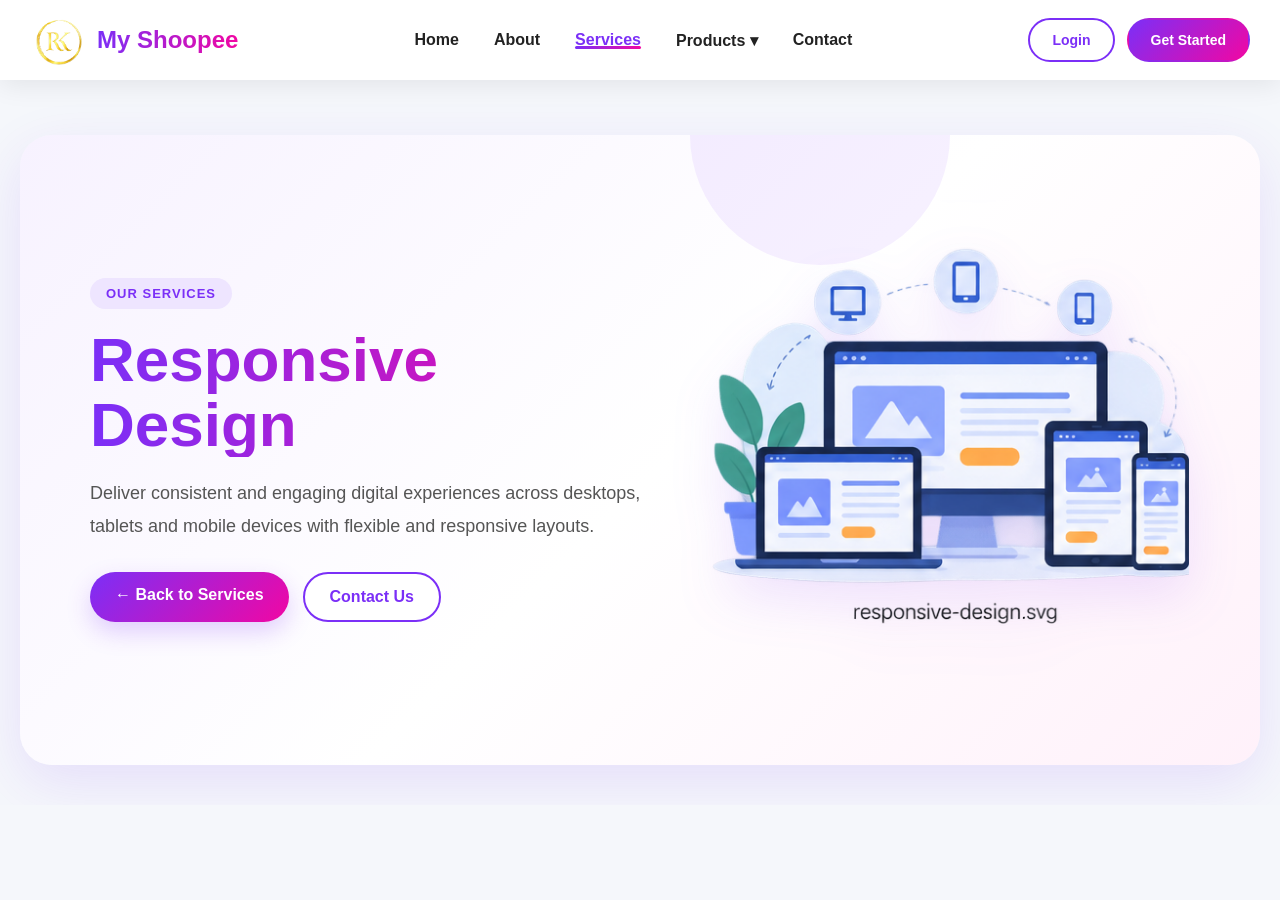
<file: responsive-design.html>
<!DOCTYPE html>
<html lang="en">
<head>
<meta charset="UTF-8">
<meta name="viewport" content="width=device-width, initial-scale=1.0">
<title>My Shoopee | Responsive Design</title>
<style>
/* ---------- RESET ---------- */

        * {
            margin: 0;
            padding: 0;
            box-sizing: border-box;
        }

        body {
            font-family: Arial, Helvetica, sans-serif;
            background: #f5f7fb;
        }
        .nav-links a.active {
            color: #7b2ff7;
        }

        .nav-links a.active::after {
            width: 100%;
        }

        /* ---------- HEADER ---------- */

        header {
            width: 100%;
            position: sticky;
            top: 0;
            z-index: 1000;

            background: rgba(255, 255, 255, 0.95);
            backdrop-filter: blur(12px);

            box-shadow: 0 5px 25px rgba(0, 0, 0, 0.08);
        }


        /* ---------- NAVBAR ---------- */

        .navbar {
            max-width: 1300px;
            margin: auto;

            height: 80px;

            display: flex;
            align-items: center;
            justify-content: space-between;

            padding: 0 30px;
        }


        /* ---------- LOGO ---------- */

        .logo {
            display: flex;
            align-items: center;
            gap: 12px;

            text-decoration: none;
        }

        .logo img {
            width: 55px;
            height: 55px;

            object-fit: contain;

            border-radius: 50%;

            transition: 0.4s ease;
        }


        .logo span {
            font-size: 24px;
            font-weight: bold;

            background: linear-gradient(
                90deg,
                #7b2ff7,
                #f107a3
            );

            background-clip: text;
            -webkit-text-fill-color: transparent;
        }


        /* ---------- NAVIGATION ---------- */

        .nav-links {
            display: flex;
            align-items: center;
            gap: 35px;

            list-style: none;
        }

        .nav-links li {
            position: relative;
        }

        .nav-links a {
            text-decoration: none;

            color: #222;

            font-size: 16px;
            font-weight: 600;

            padding: 10px 0;

            transition: 0.3s ease;
        }


        /* ---------- NAV HOVER ---------- */

        .nav-links a::after {
            content: "";

            position: absolute;

            left: 0;
            bottom: 0;

            width: 0;
            height: 3px;

            border-radius: 10px;

            background: linear-gradient(
                90deg,
                #7b2ff7,
                #f107a3
            );

            transition: 0.3s ease;
        }

        .nav-links a:hover {
            color: #7b2ff7;
        }

        .nav-links a:hover::after {
            width: 100%;
        }


        /* ---------- DROPDOWN ---------- */

        .dropdown {
            position: relative;
        }

        .dropdown-menu {
            position: absolute;

            top: 40px;
            left: -20px;

            width: 180px;

            background: white;

            border-radius: 12px;

            padding: 10px 0;

            box-shadow: 0 10px 30px rgba(0, 0, 0, 0.15);

            opacity: 0;
            visibility: hidden;

            transform: translateY(10px);

            transition: 0.3s ease;
        }

        .dropdown-menu a {
            display: block;

            padding: 12px 20px;

            color: #333;
        }

        .dropdown-menu a::after {
            display: none;
        }

        .dropdown-menu a:hover {
            background: #f5efff;
        }

        .dropdown:hover .dropdown-menu {
            opacity: 1;
            visibility: visible;

            transform: translateY(0);
        }


        /* ---------- BUTTONS ---------- */

        .nav-buttons {
            display: flex;
            align-items: center;
            gap: 12px;
        }

        .btn {
            text-decoration: none;

            padding: 12px 22px;

            border-radius: 30px;

            font-size: 14px;
            font-weight: bold;

            transition: 0.3s ease;
        }


        /* LOGIN BUTTON */

        .login-btn {
            color: #7b2ff7;

            border: 2px solid #7b2ff7;
        }

        .login-btn:hover {
            color: white;

            background: #7b2ff7;

            transform: translateY(-3px);

            box-shadow: 0 8px 20px rgba(123, 47, 247, 0.3);
        }


        /* GET STARTED BUTTON */

        .start-btn {
            color: white;

            background: linear-gradient(
                135deg,
                #7b2ff7,
                #f107a3
            );

            border: 2px solid transparent;
        }

        .start-btn:hover {
            transform: translateY(-3px) scale(1.05);

            box-shadow: 0 10px 25px rgba(241, 7, 163, 0.35);
        }




/* ---------- PAGE HERO BANNER ---------- */
.hero-banner{max-width:1250px;margin:55px auto 40px;padding:65px 70px;min-height:430px;border-radius:32px;background:linear-gradient(135deg,#f7f2ff 0%,#fff 52%,#fff1fa 100%);display:grid;grid-template-columns:1.05fr .95fr;align-items:center;gap:45px;overflow:hidden;position:relative;box-shadow:0 18px 55px rgba(123,47,247,.12)}
.hero-banner::before{content:"";position:absolute;width:260px;height:260px;border-radius:50%;background:rgba(123,47,247,.07);top:-130px;right:25%;}
.hero-copy{position:relative;z-index:1}.hero-kicker{display:inline-block;padding:8px 16px;border-radius:30px;background:#eee5ff;color:#7b2ff7;font-size:13px;font-weight:800;letter-spacing:1px;text-transform:uppercase;margin-bottom:18px}.hero-copy h1{font-size:clamp(38px,5vw,62px);line-height:1.05;margin:0 0 20px;background:linear-gradient(90deg,#7b2ff7,#f107a3);-webkit-background-clip:text;background-clip:text;-webkit-text-fill-color:transparent}.hero-copy p{font-size:18px;line-height:1.8;color:#555;max-width:620px;margin-bottom:30px}.hero-actions{display:flex;gap:14px;flex-wrap:wrap}.hero-btn{display:inline-block;text-decoration:none;padding:14px 25px;border-radius:30px;font-weight:700;transition:.3s ease}.hero-primary{color:white;background:linear-gradient(135deg,#7b2ff7,#f107a3);box-shadow:0 10px 24px rgba(123,47,247,.22)}.hero-secondary{color:#7b2ff7;border:2px solid #7b2ff7;background:white}.hero-btn:hover{transform:translateY(-4px);box-shadow:0 12px 28px rgba(123,47,247,.22)}.hero-visual{position:relative;z-index:1}.hero-visual img{width:100%;max-width:560px;display:block;margin:auto;border-radius:28px;filter:drop-shadow(0 20px 25px rgba(123,47,247,.12))}
@media(max-width:900px){.hero-banner{grid-template-columns:1fr;padding:50px 35px;text-align:center}.hero-copy p{margin-left:auto;margin-right:auto}.hero-actions{justify-content:center}.hero-visual img{max-width:500px}}
@media(max-width:600px){.hero-banner{margin:30px 15px;padding:38px 22px;min-height:auto;border-radius:24px}.hero-copy h1{font-size:40px}.hero-copy p{font-size:16px}.hero-actions{flex-direction:column}.hero-btn{width:100%;text-align:center}}

.hero-visual img {
    width: 100%;
    max-width: 500px;
    transition: transform 0.5s ease, filter 0.5s ease;
    animation: floatImage 4s ease-in-out infinite;
}

.hero-visual img:hover {
    transform: scale(1.08) rotate(2deg);
    filter: drop-shadow(0 15px 25px rgba(0, 0, 0, 0.25));
}

.logo {
    transition: transform 0.4s ease, filter 0.4s ease;
}

.logo:hover {
    transform: scale(1.08);
    filter: drop-shadow(0 5px 10px rgba(0, 0, 0, 0.2));
}
@keyframes floatImage {
    0%, 100% {
        transform: translateY(0);
    }

    50% {
        transform: translateY(-15px);
    }
}

/* ================================
   SERVICES SECTION
================================ */

.services-section {
    padding: 90px 8%;
    background: #f8faff;
}

/* Section Heading */

.services-heading {
    max-width: 700px;
    margin: 0 auto 55px;
    text-align: center;
}

.section-tag {
    display: inline-block;
    margin-bottom: 12px;
    padding: 7px 16px;
    border-radius: 30px;
    background: #e8edff;
    color: #4f46e5;
    font-size: 13px;
    font-weight: 700;
    letter-spacing: 1px;
}

.services-heading h2 {
    margin: 0 0 15px;
    font-size: 40px;
    line-height: 1.2;
    color: #172033;
}

.services-heading p {
    margin: 0;
    color: #667085;
    font-size: 16px;
    line-height: 1.7;
}


/* Services Grid */

.services-container {
    max-width: 1200px;
    margin: auto;

    display: grid;
    grid-template-columns: repeat(3, 1fr);
    gap: 25px;
}


/* Service Card */

.service-card {
    padding: 32px 28px;
    background: #ffffff;

    border: 1px solid #e8ebf5;
    border-radius: 20px;

    box-shadow: 0 8px 30px rgba(30, 41, 59, 0.06);

    transition:
        transform 0.4s ease,
        box-shadow 0.4s ease,
        border-color 0.4s ease;
}


/* Card Hover */

.service-card:hover {
    transform: translateY(-10px);

    border-color: #cfd5ff;

    box-shadow:
        0 18px 40px rgba(30, 41, 59, 0.12);
}


/* Service Icon */

.service-icon {
    width: 60px;
    height: 60px;

    display: flex;
    align-items: center;
    justify-content: center;

    margin-bottom: 22px;

    border-radius: 16px;

    background: linear-gradient(
        135deg,
        #eef2ff,
        #e0e7ff
    );

    font-size: 28px;

    transition:
        transform 0.4s ease,
        background 0.4s ease;
}


/* Icon Hover */

.service-card:hover .service-icon {
    transform: scale(1.1) rotate(-5deg);

    background: linear-gradient(
        135deg,
        #e0e7ff,
        #c7d2fe
    );
}


/* Card Heading */

.service-card h3 {
    margin: 0 0 12px;

    color: #172033;

    font-size: 21px;
}


/* Card Description */

.service-card p {
    margin: 0 0 22px;

    color: #667085;

    font-size: 15px;
    line-height: 1.7;
}


/* Learn More */

.service-link {
    color: #4f46e5;

    font-size: 14px;
    font-weight: 700;

    text-decoration: none;

    transition:
        color 0.3s ease,
        padding-left 0.3s ease;
}

.service-link:hover {
    color: #3730a3;
    padding-left: 6px;
}


/* ================================
   RESPONSIVE DESIGN
================================ */

/* Tablet */

@media (max-width: 900px) {

    .services-section {
        padding: 70px 5%;
    }

    .services-container {
        grid-template-columns: repeat(2, 1fr);
    }

    .services-heading h2 {
        font-size: 34px;
    }
}


/* Mobile */

@media (max-width: 600px) {

    .services-section {
        padding: 60px 20px;
    }

    .services-heading {
        margin-bottom: 40px;
    }

    .services-heading h2 {
        font-size: 28px;
    }

    .services-heading p {
        font-size: 15px;
    }

    .services-container {
        grid-template-columns: 1fr;
        gap: 20px;
    }

    .service-card {
        padding: 28px 24px;
    }
}

/* =========================================================
   RESPONSIVE OVERLAY - keeps every page usable on phones
   tablets and desktops without changing the existing design
========================================================= */
html {
    width: 100%;
    overflow-x: hidden;
}

body {
    width: 100%;
    max-width: 100%;
    overflow-x: hidden;
}

img, svg {
    max-width: 100%;
    height: auto;
}

.navbar {
    width: 100%;
}

.hero-banner {
    width: min(1250px, calc(100% - 40px));
}

@media (max-width: 1100px) {
    .navbar {
        height: auto !important;
        min-height: 80px;
        flex-wrap: wrap;
        row-gap: 12px;
        padding: 14px 24px !important;
    }

    .nav-links {
        order: 3;
        width: 100%;
        justify-content: center;
        flex-wrap: wrap;
        gap: 18px !important;
    }

    .nav-buttons {
        flex-shrink: 0;
    }
}

@media (max-width: 900px) {
    .hero-banner {
        width: calc(100% - 30px);
        margin: 30px auto !important;
        grid-template-columns: 1fr !important;
        text-align: center;
        padding: 48px 28px !important;
    }

    .hero-copy {
        max-width: 760px;
        margin: 0 auto;
    }

    .hero-copy p {
        margin-left: auto;
        margin-right: auto;
    }

    .hero-actions {
        justify-content: center;
    }

    .hero-visual {
        width: 100%;
    }

    .hero-visual img {
        width: min(100%, 520px) !important;
        margin: 0 auto;
    }

    .services-container,
    .testimonials-grid {
        grid-template-columns: repeat(2, minmax(0, 1fr)) !important;
    }
}

@media (max-width: 700px) {
    .navbar {
        padding: 12px 16px !important;
    }

    .logo span {
        font-size: 20px !important;
    }

    .logo img {
        width: 48px !important;
        height: 48px !important;
    }

    .nav-buttons {
        gap: 7px !important;
    }

    .nav-buttons .btn {
        padding: 9px 13px !important;
        font-size: 12px !important;
    }

    .nav-links {
        gap: 10px 16px !important;
    }

    .nav-links a {
        font-size: 14px !important;
    }

    .dropdown-menu {
        left: 50%;
        transform: translate(-50%, 10px);
        width: 170px;
    }

    .dropdown:hover .dropdown-menu {
        transform: translate(-50%, 0);
    }

    .hero-banner {
        width: calc(100% - 24px);
        padding: 38px 20px !important;
        border-radius: 24px !important;
    }

    .hero-copy h1 {
        font-size: clamp(32px, 10vw, 44px) !important;
    }

    .hero-copy p {
        font-size: 15px !important;
        line-height: 1.7 !important;
    }

    .hero-actions {
        flex-direction: column;
        width: 100%;
        align-items: stretch;
    }

    .hero-btn {
        width: 100%;
        text-align: center;
    }

    .services-container,
    .testimonials-grid {
        grid-template-columns: 1fr !important;
    }

    .services-section,
    .testimonials-section {
        padding-left: 20px !important;
        padding-right: 20px !important;
    }

    .service-card {
        width: 100%;
    }

    .testimonials-heading h2,
    .services-heading h2 {
        font-size: 28px !important;
    }
}

@media (max-width: 420px) {
    .logo {
        gap: 7px !important;
    }

    .logo span {
        font-size: 18px !important;
    }

    .logo img {
        width: 42px !important;
        height: 42px !important;
    }

    .nav-buttons .btn {
        padding: 8px 10px !important;
    }

    .nav-links {
        gap: 8px 12px !important;
    }

    .nav-links a {
        font-size: 13px !important;
    }
}

@media (prefers-reduced-motion: reduce) {
    *, *::before, *::after {
        scroll-behavior: auto !important;
        animation-duration: 0.01ms !important;
        animation-iteration-count: 1 !important;
        transition-duration: 0.01ms !important;
    }
}

</style>
</head>
<body>
<header>
<nav class="navbar">
<a href="index.html" class="logo"><img src="IMG_0104.PNG" alt="Website Logo"><span>My Shoopee</span></a>
<ul class="nav-links">
<li><a href="index.html">Home</a></li>
<li><a href="about.html">About</a></li>
<li><a href="services.html" class="active">Services</a></li>
<li class="dropdown"><a href="products.html">Products ▾</a><div class="dropdown-menu"><a href="products.html">All Products</a><a href="products.html">New Arrivals</a><a href="products.html">Popular Products</a></div></li>
<li><a href="contact.html">Contact</a></li>
</ul>
<div class="nav-buttons"><a href="login.html" class="btn login-btn">Login</a><a href="login.html" class="btn start-btn">Get Started</a></div>
</nav>
</header>
<section class="hero-banner">
<div class="hero-copy">
<span class="hero-kicker">Our Services</span>
<h1>Responsive Design</h1>
<p>Deliver consistent and engaging digital experiences across desktops, tablets and mobile devices with flexible and responsive layouts.</p>
<div class="hero-actions">
<a href="services.html" class="hero-btn hero-primary">← Back to Services</a>
<a href="contact.html" class="hero-btn hero-secondary">Contact Us</a>
</div>
</div>
<div class="hero-visual"><img src="responsive-design.png" alt="Responsive Design"></div>
</section>
</body>
</html>
</file>
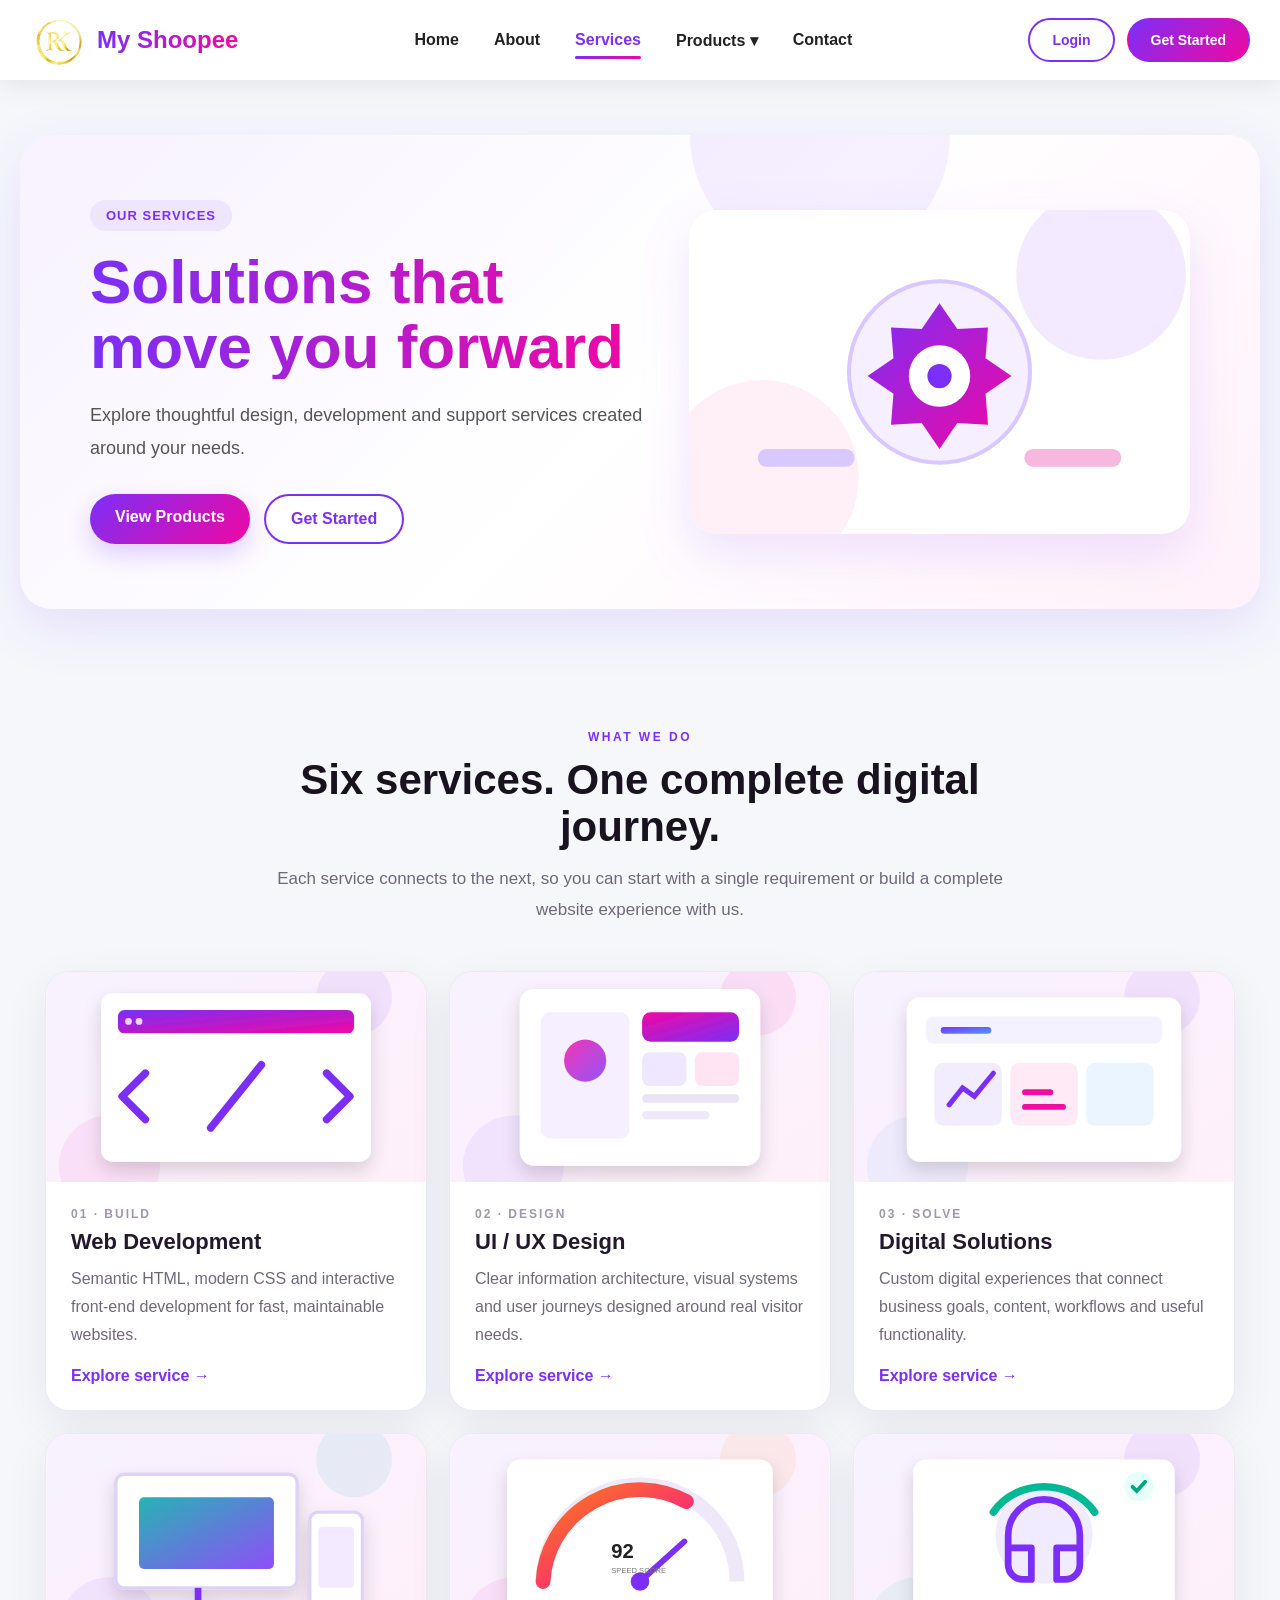
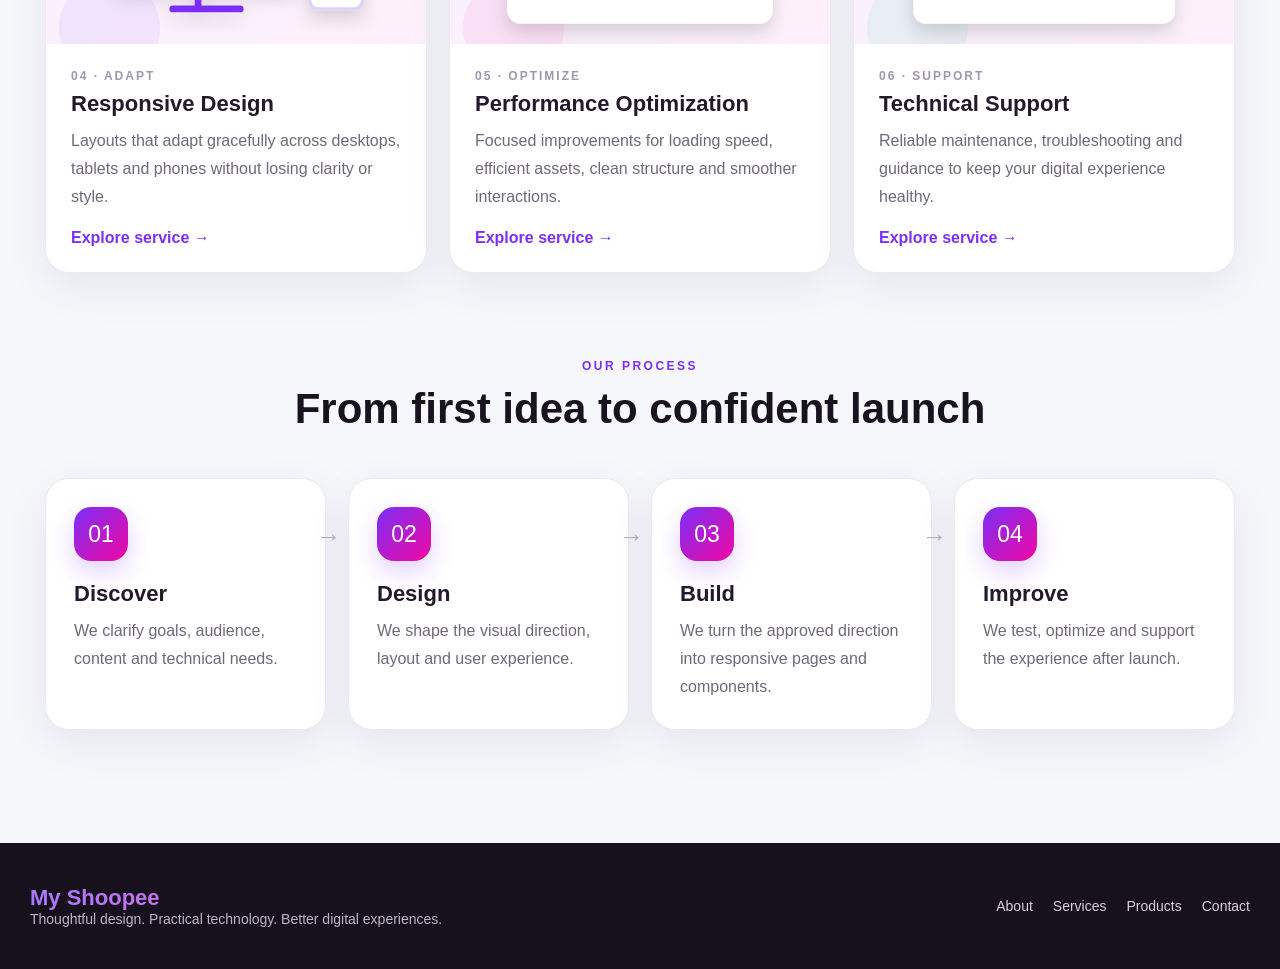
<file: services.html>
<!DOCTYPE html>
<html lang="en">
<head>
    <meta charset="UTF-8">
    <meta name="viewport" content="width=device-width, initial-scale=1.0">
    <title>My Shoopee | Services</title>
    <style>

        /* ---------- RESET ---------- */
        * {
            margin: 0;
            padding: 0;
            box-sizing: border-box;
        }

        body {
            font-family: Arial, Helvetica, sans-serif;
            background: #f5f7fb;
        }
        .hero-visual img {
    width: 100%;
    max-width: 500px;
    transition: transform 0.5s ease, filter 0.5s ease;
    animation: floatImage 4s ease-in-out infinite;
}

.hero-visual img:hover {
    transform: scale(1.08) rotate(2deg);
    filter: drop-shadow(0 15px 25px rgba(0, 0, 0, 0.25));
}

.logo {
    transition: transform 0.4s ease, filter 0.4s ease;
}

.logo:hover {
    transform: scale(1.08);
    filter: drop-shadow(0 5px 10px rgba(0, 0, 0, 0.2));
}
@keyframes floatImage {
    0%, 100% {
        transform: translateY(0);
    }

    50% {
        transform: translateY(-15px);
    }
}
        .nav-links a.active {
            color: #7b2ff7;
        }

        .nav-links a.active::after {
            width: 100%;
        }

        /* ---------- HEADER ---------- */
        header {
            width: 100%;
            position: sticky;
            top: 0;
            z-index: 1000;
            background: rgba(255, 255, 255, 0.95);
            backdrop-filter: blur(12px);
            box-shadow: 0 5px 25px rgba(0, 0, 0, 0.08);
        }

        /* ---------- NAVBAR ---------- */
        .navbar {
            max-width: 1300px;
            margin: auto;
            height: 80px;
            display: flex;
            align-items: center;
            justify-content: space-between;
            padding: 0 30px;
        }

        /* ---------- LOGO ---------- */
        .logo {
            display: flex;
            align-items: center;
            gap: 12px;
            text-decoration: none;
        }

        .logo img {
            width: 55px;
            height: 55px;
            object-fit: contain;
            border-radius: 50%;
            transition: 0.4s ease;
        }

        .logo:hover img {
            transform: rotate(8deg) scale(1.05);
        }

        .logo span {
            font-size: 24px;
            font-weight: bold;
            background: linear-gradient(90deg, #7b2ff7, #f107a3);
            background-clip: text;
            -webkit-background-clip: text;
            -webkit-text-fill-color: transparent;
        }

        /* ---------- NAVIGATION ---------- */
        .nav-links {
            display: flex;
            align-items: center;
            gap: 35px;
            list-style: none;
        }

        .nav-links li {
            position: relative;
        }

        .nav-links a {
            position: relative;
            display: inline-block;
            text-decoration: none;
            color: #222;
            font-size: 16px;
            font-weight: 600;
            padding: 10px 0;
            transition: 0.3s ease;
        }

        /* ---------- NAV HOVER ---------- */
        .nav-links a::after {
            content: "";
            position: absolute;
            left: 0;
            bottom: 0;
            width: 0;
            height: 3px;
            border-radius: 10px;
            background: linear-gradient(90deg, #7b2ff7, #f107a3);
            transition: 0.3s ease;
        }

        .nav-links a:hover {
            color: #7b2ff7;
        }

        .nav-links a:hover::after {
            width: 100%;
        }

        /* ---------- DROPDOWN ---------- */
        .dropdown {
            position: relative;
        }

        .dropdown-menu {
            position: absolute;
            top: 40px;
            left: -20px;
            width: 180px;
            background: white;
            border-radius: 12px;
            padding: 10px 0;
            box-shadow: 0 10px 30px rgba(0, 0, 0, 0.15);
            opacity: 0;
            visibility: hidden;
            transform: translateY(10px);
            transition: 0.3s ease;
        }

        .dropdown-menu a {
            display: block;
            padding: 12px 20px;
            color: #333;
        }

        .dropdown-menu a::after {
            display: none;
        }

        .dropdown-menu a:hover {
            background: #f5efff;
        }

        .dropdown:hover .dropdown-menu {
            opacity: 1;
            visibility: visible;
            transform: translateY(0);
        }

        /* ---------- BUTTONS ---------- */
        .nav-buttons {
            display: flex;
            align-items: center;
            gap: 12px;
        }

        .btn {
            text-decoration: none;
            padding: 12px 22px;
            border-radius: 30px;
            font-size: 14px;
            font-weight: bold;
            transition: 0.3s ease;
        }

        .login-btn {
            color: #7b2ff7;
            border: 2px solid #7b2ff7;
        }

        .login-btn:hover {
            color: white;
            background: #7b2ff7;
            transform: translateY(-3px);
            box-shadow: 0 8px 20px rgba(123, 47, 247, 0.3);
        }

        .start-btn {
            color: white;
            background: linear-gradient(135deg, #7b2ff7, #f107a3);
            border: 2px solid transparent;
        }

        .start-btn:hover {
            color: white;
            transform: translateY(-3px) scale(1.05);
            box-shadow: 0 10px 25px rgba(241, 7, 163, 0.35);
        }

        /* ---------- RESPONSIVE NAVIGATION ---------- */
        @media (max-width: 1000px) {
            .navbar {
                height: auto;
                min-height: 80px;
                flex-wrap: wrap;
                gap: 15px;
                padding: 15px 20px;
            }

            .nav-links {
                order: 3;
                width: 100%;
                justify-content: center;
                flex-wrap: wrap;
                gap: 20px;
            }
        }

        @media (max-width: 600px) {
            .logo span {
                font-size: 20px;
            }

            .logo img {
                width: 48px;
                height: 48px;
            }

            .nav-buttons {
                gap: 7px;
            }

            .btn {
                padding: 10px 14px;
                font-size: 12px;
            }

            .nav-links {
                gap: 14px;
            }

            .nav-links a {
                font-size: 14px;
            }
        }

        /* ---------- PAGE CONTENT ---------- */

        .content { padding: 80px 20px; text-align: center; }
        h1 { font-size: 45px; color: #7b2ff7; margin-bottom: 40px; }
        .services { display: flex; justify-content: center; gap: 25px; flex-wrap: wrap; }
        .card { width: 250px; padding: 30px; background: white; border-radius: 15px; box-shadow: 0 10px 30px rgba(0,0,0,0.1); transition: 0.3s; }
        .card:hover { transform: translateY(-10px); }
        .card h2 { color: #7b2ff7; margin-bottom: 15px; }
        .card p { color: #666; line-height: 1.6; }
        @media (max-width: 600px) { h1 { font-size: 36px; } }


/* ---------- PAGE HERO BANNER ---------- */
.hero-banner{max-width:1250px;margin:55px auto 40px;padding:65px 70px;min-height:430px;border-radius:32px;background:linear-gradient(135deg,#f7f2ff 0%,#fff 52%,#fff1fa 100%);display:grid;grid-template-columns:1.05fr .95fr;align-items:center;gap:45px;overflow:hidden;position:relative;box-shadow:0 18px 55px rgba(123,47,247,.12)}
.hero-banner::before{content:"";position:absolute;width:260px;height:260px;border-radius:50%;background:rgba(123,47,247,.07);top:-130px;right:25%;}
.hero-copy{position:relative;z-index:1}.hero-kicker{display:inline-block;padding:8px 16px;border-radius:30px;background:#eee5ff;color:#7b2ff7;font-size:13px;font-weight:800;letter-spacing:1px;text-transform:uppercase;margin-bottom:18px}.hero-copy h1{font-size:clamp(38px,5vw,62px);line-height:1.05;margin:0 0 20px;background:linear-gradient(90deg,#7b2ff7,#f107a3);-webkit-background-clip:text;background-clip:text;-webkit-text-fill-color:transparent}.hero-copy p{font-size:18px;line-height:1.8;color:#555;max-width:620px;margin-bottom:30px}.hero-actions{display:flex;gap:14px;flex-wrap:wrap}.hero-btn{display:inline-block;text-decoration:none;padding:14px 25px;border-radius:30px;font-weight:700;transition:.3s ease}.hero-primary{color:white;background:linear-gradient(135deg,#7b2ff7,#f107a3);box-shadow:0 10px 24px rgba(123,47,247,.22)}.hero-secondary{color:#7b2ff7;border:2px solid #7b2ff7;background:white}.hero-btn:hover{transform:translateY(-4px);box-shadow:0 12px 28px rgba(123,47,247,.22)}.hero-visual{position:relative;z-index:1}.hero-visual img{width:100%;max-width:560px;display:block;margin:auto;border-radius:28px;filter:drop-shadow(0 20px 25px rgba(123,47,247,.12))}
@media(max-width:900px){.hero-banner{grid-template-columns:1fr;padding:50px 35px;text-align:center}.hero-copy p{margin-left:auto;margin-right:auto}.hero-actions{justify-content:center}.hero-visual img{max-width:500px}}
@media(max-width:600px){.hero-banner{margin:30px 15px;padding:38px 22px;min-height:auto;border-radius:24px}.hero-copy h1{font-size:40px}.hero-copy p{font-size:16px}.hero-actions{flex-direction:column}.hero-btn{width:100%;text-align:center}}

    
/* =========================================================
   RESPONSIVE OVERLAY - keeps every page usable on phones
   tablets and desktops without changing the existing design
========================================================= */
html {
    width: 100%;
    overflow-x: hidden;
}

body {
    width: 100%;
    max-width: 100%;
    overflow-x: hidden;
}

img, svg {
    max-width: 100%;
    height: auto;
}

.navbar {
    width: 100%;
}

.hero-banner {
    width: min(1250px, calc(100% - 40px));
}

@media (max-width: 1100px) {
    .navbar {
        height: auto !important;
        min-height: 80px;
        flex-wrap: wrap;
        row-gap: 12px;
        padding: 14px 24px !important;
    }

    .nav-links {
        order: 3;
        width: 100%;
        justify-content: center;
        flex-wrap: wrap;
        gap: 18px !important;
    }

    .nav-buttons {
        flex-shrink: 0;
    }
}

@media (max-width: 900px) {
    .hero-banner {
        width: calc(100% - 30px);
        margin: 30px auto !important;
        grid-template-columns: 1fr !important;
        text-align: center;
        padding: 48px 28px !important;
    }

    .hero-copy {
        max-width: 760px;
        margin: 0 auto;
    }

    .hero-copy p {
        margin-left: auto;
        margin-right: auto;
    }

    .hero-actions {
        justify-content: center;
    }

    .hero-visual {
        width: 100%;
    }

    .hero-visual img {
        width: min(100%, 520px) !important;
        margin: 0 auto;
    }

    .services-container,
    .testimonials-grid {
        grid-template-columns: repeat(2, minmax(0, 1fr)) !important;
    }
}

@media (max-width: 700px) {
    .navbar {
        padding: 12px 16px !important;
    }

    .logo span {
        font-size: 20px !important;
    }

    .logo img {
        width: 48px !important;
        height: 48px !important;
    }

    .nav-buttons {
        gap: 7px !important;
    }

    .nav-buttons .btn {
        padding: 9px 13px !important;
        font-size: 12px !important;
    }

    .nav-links {
        gap: 10px 16px !important;
    }

    .nav-links a {
        font-size: 14px !important;
    }

    .dropdown-menu {
        left: 50%;
        transform: translate(-50%, 10px);
        width: 170px;
    }

    .dropdown:hover .dropdown-menu {
        transform: translate(-50%, 0);
    }

    .hero-banner {
        width: calc(100% - 24px);
        padding: 38px 20px !important;
        border-radius: 24px !important;
    }

    .hero-copy h1 {
        font-size: clamp(32px, 10vw, 44px) !important;
    }

    .hero-copy p {
        font-size: 15px !important;
        line-height: 1.7 !important;
    }

    .hero-actions {
        flex-direction: column;
        width: 100%;
        align-items: stretch;
    }

    .hero-btn {
        width: 100%;
        text-align: center;
    }

    .services-container,
    .testimonials-grid {
        grid-template-columns: 1fr !important;
    }

    .services-section,
    .testimonials-section {
        padding-left: 20px !important;
        padding-right: 20px !important;
    }

    .service-card {
        width: 100%;
    }

    .testimonials-heading h2,
    .services-heading h2 {
        font-size: 28px !important;
    }
}

@media (max-width: 420px) {
    .logo {
        gap: 7px !important;
    }

    .logo span {
        font-size: 18px !important;
    }

    .logo img {
        width: 42px !important;
        height: 42px !important;
    }

    .nav-buttons .btn {
        padding: 8px 10px !important;
    }

    .nav-links {
        gap: 8px 12px !important;
    }

    .nav-links a {
        font-size: 13px !important;
    }
}

@media (prefers-reduced-motion: reduce) {
    *, *::before, *::after {
        scroll-behavior: auto !important;
        animation-duration: 0.01ms !important;
        animation-iteration-count: 1 !important;
        transition-duration: 0.01ms !important;
    }
}

/* ===== EXTRAORDINARY INNER PAGE SECTIONS ===== */
.inner-section{max-width:1250px;margin:0 auto;padding:78px 30px}
.section-heading{text-align:center;max-width:760px;margin:0 auto 46px}
.section-tag{display:inline-block;font-size:12px;letter-spacing:2.5px;font-weight:800;color:#7b2ff7;margin-bottom:12px}
.section-heading h2{font-size:42px;line-height:1.12;color:#18131f;margin-bottom:14px}
.section-heading p{color:#6f6879;font-size:17px;line-height:1.8}
.story-grid,.split-showcase{display:grid;grid-template-columns:1.05fr .95fr;gap:55px;align-items:center}
.story-copy h2,.split-copy h2{font-size:36px;color:#21172a;margin-bottom:16px}
.story-copy p,.split-copy p{font-size:16px;line-height:1.9;color:#6f6879;margin-bottom:18px}
.check-list{list-style:none;display:grid;gap:13px;margin-top:22px}
.check-list li{padding-left:32px;position:relative;color:#39313f;font-weight:600}
.check-list li::before{content:"✓";position:absolute;left:0;top:-2px;width:23px;height:23px;border-radius:50%;display:grid;place-items:center;background:linear-gradient(135deg,#7b2ff7,#f107a3);color:#fff;font-size:13px}
.visual-card{background:linear-gradient(145deg,#fff,#f7f1ff);border:1px solid rgba(123,47,247,.1);border-radius:34px;padding:18px;box-shadow:0 24px 70px rgba(75,40,120,.12);overflow:hidden}
.visual-card img{display:block;width:100%;border-radius:24px;transition:transform .6s ease,filter .6s ease}
.visual-card:hover img{transform:scale(1.045);filter:saturate(1.08)}
.value-grid,.process-grid,.service-detail-grid,.product-grid,.contact-cards{display:grid;grid-template-columns:repeat(3,minmax(0,1fr));gap:22px}
.info-card,.service-detail-card,.product-card,.contact-card{background:#fff;border:1px solid #eee8f6;border-radius:24px;padding:28px;box-shadow:0 14px 45px rgba(35,20,55,.07);transition:transform .35s ease,box-shadow .35s ease,border-color .35s ease}
.info-card:hover,.service-detail-card:hover,.product-card:hover,.contact-card:hover{transform:translateY(-9px);box-shadow:0 24px 55px rgba(70,30,110,.14);border-color:rgba(123,47,247,.24)}
.card-icon{width:54px;height:54px;border-radius:17px;display:grid;place-items:center;background:linear-gradient(135deg,#7b2ff7,#f107a3);color:#fff;font-size:23px;margin-bottom:20px;box-shadow:0 10px 25px rgba(123,47,247,.22)}
.info-card h3,.service-detail-card h3,.product-card h3,.contact-card h3{font-size:22px;color:#24182c;margin-bottom:10px}
.info-card p,.service-detail-card p,.product-card p,.contact-card p{color:#706879;line-height:1.75}
.stats-strip{background:linear-gradient(135deg,#7b2ff7,#f107a3);border-radius:32px;padding:35px;color:#fff;display:grid;grid-template-columns:repeat(4,1fr);gap:20px;box-shadow:0 25px 55px rgba(123,47,247,.2)}
.stat{text-align:center}.stat strong{display:block;font-size:35px}.stat span{font-size:14px;opacity:.9}
.service-detail-card,.product-card{padding:0;overflow:hidden}.card-image{width:100%;height:210px;object-fit:cover;display:block;transition:transform .6s ease}.service-detail-card:hover .card-image,.product-card:hover .card-image{transform:scale(1.05)}
.card-body{padding:25px}.card-body .mini-link{display:inline-flex;margin-top:18px;color:#7b2ff7;text-decoration:none;font-weight:800;gap:7px;transition:gap .3s ease}.mini-link:hover{gap:12px}
.service-detail-card .service-number{font-size:12px;letter-spacing:2px;color:#a096ad;font-weight:800;margin-bottom:8px;display:block}
.product-meta{display:flex;flex-wrap:wrap;gap:8px;margin-top:16px}.pill{padding:7px 11px;border-radius:30px;background:#f4effb;color:#655a70;font-size:12px;font-weight:700}
.process-grid{grid-template-columns:repeat(4,minmax(0,1fr))}.process-card{position:relative}.process-card::after{content:"→";position:absolute;right:-16px;top:43px;color:#b9a8ca;font-size:25px}.process-card:last-child::after{display:none}
.contact-layout{display:grid;grid-template-columns:.9fr 1.1fr;gap:28px;align-items:stretch}.contact-side{display:grid;gap:20px}.contact-form-wrap{background:#fff;border:1px solid #eee8f6;border-radius:30px;padding:34px;box-shadow:0 18px 55px rgba(35,20,55,.08)}.contact-form-wrap h2{font-size:30px;margin-bottom:8px;color:#23172b}.contact-form-wrap>p{color:#756c7c;line-height:1.7;margin-bottom:24px}.contact-form{display:grid;grid-template-columns:1fr 1fr;gap:17px}.field{display:flex;flex-direction:column;gap:8px}.field.full{grid-column:1/-1}.field label{font-size:13px;font-weight:800;color:#40364a}.field input,.field select,.field textarea{width:100%;border:1px solid #ddd6e7;background:#fbfaff;border-radius:14px;padding:14px 15px;font:inherit;color:#2b2431;outline:none;transition:border-color .3s ease,box-shadow .3s ease,transform .3s ease}.field textarea{min-height:135px;resize:vertical}.field input:focus,.field select:focus,.field textarea:focus{border-color:#7b2ff7;box-shadow:0 0 0 4px rgba(123,47,247,.1);transform:translateY(-1px)}.form-options{display:flex;flex-wrap:wrap;gap:15px}.form-options label{display:flex;align-items:center;gap:7px;color:#62586b;font-size:14px}.form-options input{width:auto}.form-submit{grid-column:1/-1;border:0;border-radius:15px;padding:15px 22px;background:linear-gradient(135deg,#7b2ff7,#f107a3);color:#fff;font-weight:800;font-size:15px;cursor:pointer;transition:transform .3s ease,box-shadow .3s ease}.form-submit:hover{transform:translateY(-3px);box-shadow:0 14px 30px rgba(123,47,247,.25)}
.site-footer{margin-top:35px;background:#17111d;color:#fff;padding:42px 30px}.footer-inner{max-width:1250px;margin:auto;display:flex;justify-content:space-between;align-items:center;gap:25px}.footer-brand{font-size:22px;font-weight:800;background:linear-gradient(90deg,#a979ff,#ff62c4);-webkit-background-clip:text;background-clip:text;-webkit-text-fill-color:transparent}.footer-inner p{color:#bdb4c7;font-size:14px}.footer-links{display:flex;gap:20px}.footer-links a{color:#d8d0df;text-decoration:none;font-size:14px;transition:color .3s ease}.footer-links a:hover{color:#fff}
@media(max-width:900px){.story-grid,.split-showcase,.contact-layout{grid-template-columns:1fr}.value-grid,.service-detail-grid,.product-grid,.contact-cards{grid-template-columns:repeat(2,minmax(0,1fr))}.process-grid{grid-template-columns:repeat(2,minmax(0,1fr))}.process-card::after{display:none}.stats-strip{grid-template-columns:repeat(2,1fr)}.section-heading h2{font-size:34px}}
@media(max-width:600px){.inner-section{padding:58px 18px}.value-grid,.service-detail-grid,.product-grid,.contact-cards,.process-grid{grid-template-columns:1fr}.stats-strip{grid-template-columns:1fr 1fr;padding:25px 15px}.stat strong{font-size:29px}.story-copy h2,.split-copy h2{font-size:29px}.contact-form{grid-template-columns:1fr}.field.full,.form-submit{grid-column:auto}.contact-form-wrap{padding:24px}.footer-inner{flex-direction:column;text-align:center}.footer-links{flex-wrap:wrap;justify-content:center}.card-image{height:190px}}

</style>
</head>
<body>

    <header>
        <nav class="navbar">
            <a href="index.html" class="logo">
                <img src="IMG_0104.PNG" alt="Website Logo">
                <span>My Shoopee</span>
            </a>

            <ul class="nav-links">
                <li><a href="index.html">Home</a></li>
                <li><a href="about.html">About</a></li>
                <li><a href="services.html" class="active">Services</a></li>
                <li class="dropdown">
                    <a href="products.html">Products ▾</a>
                    <div class="dropdown-menu">
                        <a href="products.html">All Products</a>
                        <a href="products.html">New Arrivals</a>
                        <a href="products.html">Popular Products</a>
                    </div>
                </li>
                <li><a href="contact.html">Contact</a></li>
            </ul>

            <div class="nav-buttons">
                <a href="login.html" class="btn login-btn">Login</a>
                <a href="login.html" class="btn start-btn">Get Started</a>
            </div>
        </nav>
    </header>

    <section class="hero-banner">
        <div class="hero-copy">
            <span class="hero-kicker">Our Services</span>
            <h1>Solutions that move you forward</h1>
            <p>Explore thoughtful design, development and support services created around your needs.</p>
            <div class="hero-actions">
                <a href="products.html" class="hero-btn hero-primary">View Products</a>
                <a href="login.html" class="hero-btn hero-secondary">Get Started</a>
            </div>
        </div>
        <div class="hero-visual">
            <img src="services-hero.svg" alt="Our Services banner illustration">
        </div>
    </section>


    
    <section class="inner-section">
      <div class="section-heading"><span class="section-tag">WHAT WE DO</span><h2>Six services. One complete digital journey.</h2><p>Each service connects to the next, so you can start with a single requirement or build a complete website experience with us.</p></div>
      <div class="service-detail-grid">
        <article class="service-detail-card"><img class="card-image" src="assets/service-web.svg" alt="Web development illustration"><div class="card-body"><span class="service-number">01 · BUILD</span><h3>Web Development</h3><p>Semantic HTML, modern CSS and interactive front-end development for fast, maintainable websites.</p><a class="mini-link" href="web-devolopment.html">Explore service →</a></div></article>
        <article class="service-detail-card"><img class="card-image" src="assets/service-uiux.svg" alt="UI UX design illustration"><div class="card-body"><span class="service-number">02 · DESIGN</span><h3>UI / UX Design</h3><p>Clear information architecture, visual systems and user journeys designed around real visitor needs.</p><a class="mini-link" href="ui-ux-design.html">Explore service →</a></div></article>
        <article class="service-detail-card"><img class="card-image" src="assets/service-digital.svg" alt="Digital solutions dashboard illustration"><div class="card-body"><span class="service-number">03 · SOLVE</span><h3>Digital Solutions</h3><p>Custom digital experiences that connect business goals, content, workflows and useful functionality.</p><a class="mini-link" href="digital-solutions.html">Explore service →</a></div></article>
        <article class="service-detail-card"><img class="card-image" src="assets/service-responsive.svg" alt="Responsive design illustration"><div class="card-body"><span class="service-number">04 · ADAPT</span><h3>Responsive Design</h3><p>Layouts that adapt gracefully across desktops, tablets and phones without losing clarity or style.</p><a class="mini-link" href="responsive-design.html">Explore service →</a></div></article>
        <article class="service-detail-card"><img class="card-image" src="assets/service-performance.svg" alt="Performance optimization illustration"><div class="card-body"><span class="service-number">05 · OPTIMIZE</span><h3>Performance Optimization</h3><p>Focused improvements for loading speed, efficient assets, clean structure and smoother interactions.</p><a class="mini-link" href="performance-optimization.html">Explore service →</a></div></article>
        <article class="service-detail-card"><img class="card-image" src="assets/service-support.svg" alt="Technical support illustration"><div class="card-body"><span class="service-number">06 · SUPPORT</span><h3>Technical Support</h3><p>Reliable maintenance, troubleshooting and guidance to keep your digital experience healthy.</p><a class="mini-link" href="technical-support.html">Explore service →</a></div></article>
      </div>
    </section>
    <section class="inner-section" style="padding-top:5px"><div class="section-heading"><span class="section-tag">OUR PROCESS</span><h2>From first idea to confident launch</h2></div><div class="process-grid"><article class="info-card process-card"><div class="card-icon">01</div><h3>Discover</h3><p>We clarify goals, audience, content and technical needs.</p></article><article class="info-card process-card"><div class="card-icon">02</div><h3>Design</h3><p>We shape the visual direction, layout and user experience.</p></article><article class="info-card process-card"><div class="card-icon">03</div><h3>Build</h3><p>We turn the approved direction into responsive pages and components.</p></article><article class="info-card process-card"><div class="card-icon">04</div><h3>Improve</h3><p>We test, optimize and support the experience after launch.</p></article></div></section>
    
<footer class="site-footer"><div class="footer-inner"><div><div class="footer-brand">My Shoopee</div><p>Thoughtful design. Practical technology. Better digital experiences.</p></div><div class="footer-links"><a href="about.html">About</a><a href="services.html">Services</a><a href="products.html">Products</a><a href="contact.html">Contact</a></div></div></footer>
</body>
</html>
</file>
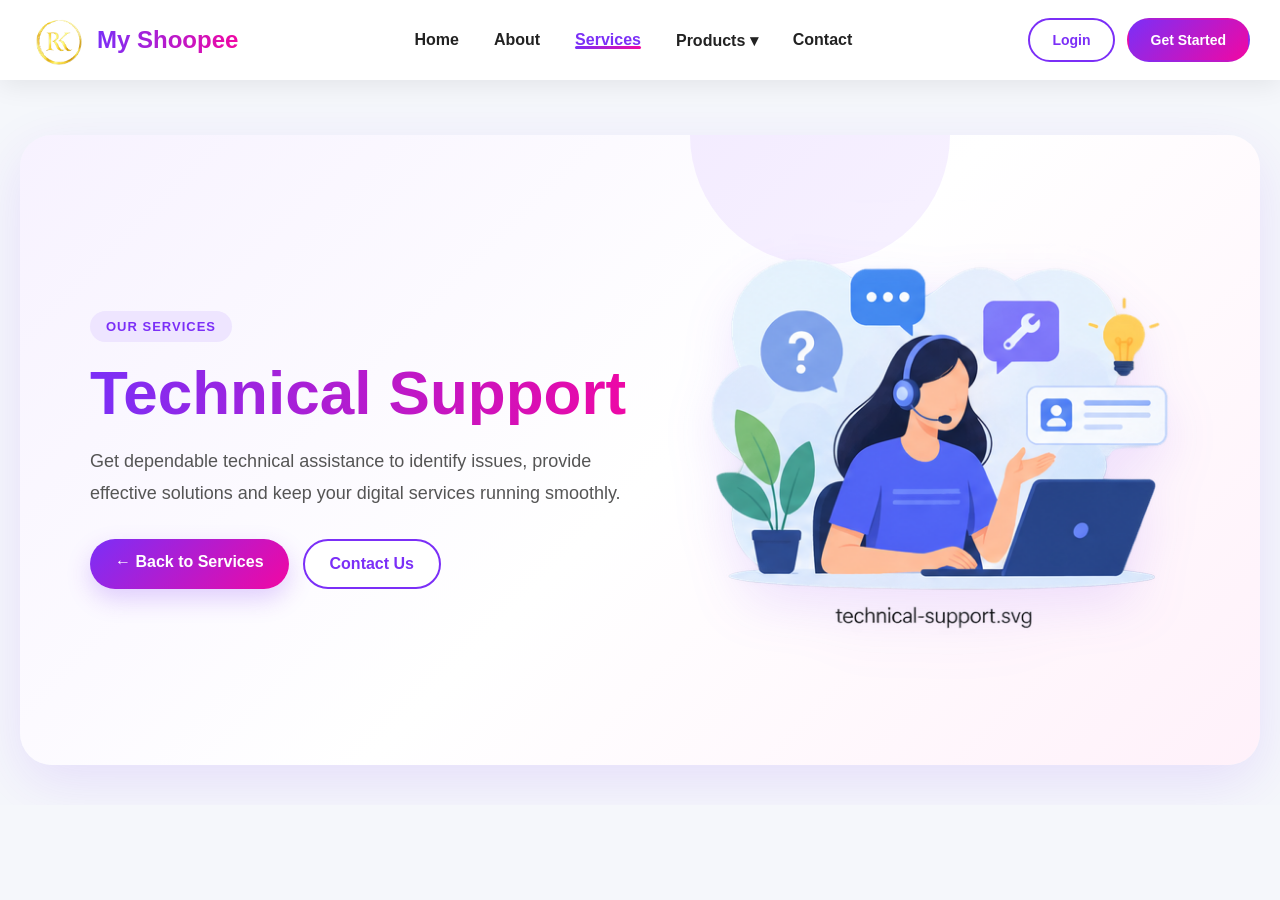
<file: technical-support.html>
<!DOCTYPE html>
<html lang="en">
<head>
<meta charset="UTF-8">
<meta name="viewport" content="width=device-width, initial-scale=1.0">
<title>My Shoopee | Technical Support</title>
<style>
/* ---------- RESET ---------- */

        * {
            margin: 0;
            padding: 0;
            box-sizing: border-box;
        }

        body {
            font-family: Arial, Helvetica, sans-serif;
            background: #f5f7fb;
        }
        .nav-links a.active {
            color: #7b2ff7;
        }

        .nav-links a.active::after {
            width: 100%;
        }

        /* ---------- HEADER ---------- */

        header {
            width: 100%;
            position: sticky;
            top: 0;
            z-index: 1000;

            background: rgba(255, 255, 255, 0.95);
            backdrop-filter: blur(12px);

            box-shadow: 0 5px 25px rgba(0, 0, 0, 0.08);
        }


        /* ---------- NAVBAR ---------- */

        .navbar {
            max-width: 1300px;
            margin: auto;

            height: 80px;

            display: flex;
            align-items: center;
            justify-content: space-between;

            padding: 0 30px;
        }


        /* ---------- LOGO ---------- */

        .logo {
            display: flex;
            align-items: center;
            gap: 12px;

            text-decoration: none;
        }

        .logo img {
            width: 55px;
            height: 55px;

            object-fit: contain;

            border-radius: 50%;

            transition: 0.4s ease;
        }


        .logo span {
            font-size: 24px;
            font-weight: bold;

            background: linear-gradient(
                90deg,
                #7b2ff7,
                #f107a3
            );

            background-clip: text;
            -webkit-text-fill-color: transparent;
        }


        /* ---------- NAVIGATION ---------- */

        .nav-links {
            display: flex;
            align-items: center;
            gap: 35px;

            list-style: none;
        }

        .nav-links li {
            position: relative;
        }

        .nav-links a {
            text-decoration: none;

            color: #222;

            font-size: 16px;
            font-weight: 600;

            padding: 10px 0;

            transition: 0.3s ease;
        }


        /* ---------- NAV HOVER ---------- */

        .nav-links a::after {
            content: "";

            position: absolute;

            left: 0;
            bottom: 0;

            width: 0;
            height: 3px;

            border-radius: 10px;

            background: linear-gradient(
                90deg,
                #7b2ff7,
                #f107a3
            );

            transition: 0.3s ease;
        }

        .nav-links a:hover {
            color: #7b2ff7;
        }

        .nav-links a:hover::after {
            width: 100%;
        }


        /* ---------- DROPDOWN ---------- */

        .dropdown {
            position: relative;
        }

        .dropdown-menu {
            position: absolute;

            top: 40px;
            left: -20px;

            width: 180px;

            background: white;

            border-radius: 12px;

            padding: 10px 0;

            box-shadow: 0 10px 30px rgba(0, 0, 0, 0.15);

            opacity: 0;
            visibility: hidden;

            transform: translateY(10px);

            transition: 0.3s ease;
        }

        .dropdown-menu a {
            display: block;

            padding: 12px 20px;

            color: #333;
        }

        .dropdown-menu a::after {
            display: none;
        }

        .dropdown-menu a:hover {
            background: #f5efff;
        }

        .dropdown:hover .dropdown-menu {
            opacity: 1;
            visibility: visible;

            transform: translateY(0);
        }


        /* ---------- BUTTONS ---------- */

        .nav-buttons {
            display: flex;
            align-items: center;
            gap: 12px;
        }

        .btn {
            text-decoration: none;

            padding: 12px 22px;

            border-radius: 30px;

            font-size: 14px;
            font-weight: bold;

            transition: 0.3s ease;
        }


        /* LOGIN BUTTON */

        .login-btn {
            color: #7b2ff7;

            border: 2px solid #7b2ff7;
        }

        .login-btn:hover {
            color: white;

            background: #7b2ff7;

            transform: translateY(-3px);

            box-shadow: 0 8px 20px rgba(123, 47, 247, 0.3);
        }


        /* GET STARTED BUTTON */

        .start-btn {
            color: white;

            background: linear-gradient(
                135deg,
                #7b2ff7,
                #f107a3
            );

            border: 2px solid transparent;
        }

        .start-btn:hover {
            transform: translateY(-3px) scale(1.05);

            box-shadow: 0 10px 25px rgba(241, 7, 163, 0.35);
        }




/* ---------- PAGE HERO BANNER ---------- */
.hero-banner{max-width:1250px;margin:55px auto 40px;padding:65px 70px;min-height:430px;border-radius:32px;background:linear-gradient(135deg,#f7f2ff 0%,#fff 52%,#fff1fa 100%);display:grid;grid-template-columns:1.05fr .95fr;align-items:center;gap:45px;overflow:hidden;position:relative;box-shadow:0 18px 55px rgba(123,47,247,.12)}
.hero-banner::before{content:"";position:absolute;width:260px;height:260px;border-radius:50%;background:rgba(123,47,247,.07);top:-130px;right:25%;}
.hero-copy{position:relative;z-index:1}.hero-kicker{display:inline-block;padding:8px 16px;border-radius:30px;background:#eee5ff;color:#7b2ff7;font-size:13px;font-weight:800;letter-spacing:1px;text-transform:uppercase;margin-bottom:18px}.hero-copy h1{font-size:clamp(38px,5vw,62px);line-height:1.05;margin:0 0 20px;background:linear-gradient(90deg,#7b2ff7,#f107a3);-webkit-background-clip:text;background-clip:text;-webkit-text-fill-color:transparent}.hero-copy p{font-size:18px;line-height:1.8;color:#555;max-width:620px;margin-bottom:30px}.hero-actions{display:flex;gap:14px;flex-wrap:wrap}.hero-btn{display:inline-block;text-decoration:none;padding:14px 25px;border-radius:30px;font-weight:700;transition:.3s ease}.hero-primary{color:white;background:linear-gradient(135deg,#7b2ff7,#f107a3);box-shadow:0 10px 24px rgba(123,47,247,.22)}.hero-secondary{color:#7b2ff7;border:2px solid #7b2ff7;background:white}.hero-btn:hover{transform:translateY(-4px);box-shadow:0 12px 28px rgba(123,47,247,.22)}.hero-visual{position:relative;z-index:1}.hero-visual img{width:100%;max-width:560px;display:block;margin:auto;border-radius:28px;filter:drop-shadow(0 20px 25px rgba(123,47,247,.12))}
@media(max-width:900px){.hero-banner{grid-template-columns:1fr;padding:50px 35px;text-align:center}.hero-copy p{margin-left:auto;margin-right:auto}.hero-actions{justify-content:center}.hero-visual img{max-width:500px}}
@media(max-width:600px){.hero-banner{margin:30px 15px;padding:38px 22px;min-height:auto;border-radius:24px}.hero-copy h1{font-size:40px}.hero-copy p{font-size:16px}.hero-actions{flex-direction:column}.hero-btn{width:100%;text-align:center}}

.hero-visual img {
    width: 100%;
    max-width: 500px;
    transition: transform 0.5s ease, filter 0.5s ease;
    animation: floatImage 4s ease-in-out infinite;
}

.hero-visual img:hover {
    transform: scale(1.08) rotate(2deg);
    filter: drop-shadow(0 15px 25px rgba(0, 0, 0, 0.25));
}

.logo {
    transition: transform 0.4s ease, filter 0.4s ease;
}

.logo:hover {
    transform: scale(1.08);
    filter: drop-shadow(0 5px 10px rgba(0, 0, 0, 0.2));
}
@keyframes floatImage {
    0%, 100% {
        transform: translateY(0);
    }

    50% {
        transform: translateY(-15px);
    }
}

/* ================================
   SERVICES SECTION
================================ */

.services-section {
    padding: 90px 8%;
    background: #f8faff;
}

/* Section Heading */

.services-heading {
    max-width: 700px;
    margin: 0 auto 55px;
    text-align: center;
}

.section-tag {
    display: inline-block;
    margin-bottom: 12px;
    padding: 7px 16px;
    border-radius: 30px;
    background: #e8edff;
    color: #4f46e5;
    font-size: 13px;
    font-weight: 700;
    letter-spacing: 1px;
}

.services-heading h2 {
    margin: 0 0 15px;
    font-size: 40px;
    line-height: 1.2;
    color: #172033;
}

.services-heading p {
    margin: 0;
    color: #667085;
    font-size: 16px;
    line-height: 1.7;
}


/* Services Grid */

.services-container {
    max-width: 1200px;
    margin: auto;

    display: grid;
    grid-template-columns: repeat(3, 1fr);
    gap: 25px;
}


/* Service Card */

.service-card {
    padding: 32px 28px;
    background: #ffffff;

    border: 1px solid #e8ebf5;
    border-radius: 20px;

    box-shadow: 0 8px 30px rgba(30, 41, 59, 0.06);

    transition:
        transform 0.4s ease,
        box-shadow 0.4s ease,
        border-color 0.4s ease;
}


/* Card Hover */

.service-card:hover {
    transform: translateY(-10px);

    border-color: #cfd5ff;

    box-shadow:
        0 18px 40px rgba(30, 41, 59, 0.12);
}


/* Service Icon */

.service-icon {
    width: 60px;
    height: 60px;

    display: flex;
    align-items: center;
    justify-content: center;

    margin-bottom: 22px;

    border-radius: 16px;

    background: linear-gradient(
        135deg,
        #eef2ff,
        #e0e7ff
    );

    font-size: 28px;

    transition:
        transform 0.4s ease,
        background 0.4s ease;
}


/* Icon Hover */

.service-card:hover .service-icon {
    transform: scale(1.1) rotate(-5deg);

    background: linear-gradient(
        135deg,
        #e0e7ff,
        #c7d2fe
    );
}


/* Card Heading */

.service-card h3 {
    margin: 0 0 12px;

    color: #172033;

    font-size: 21px;
}


/* Card Description */

.service-card p {
    margin: 0 0 22px;

    color: #667085;

    font-size: 15px;
    line-height: 1.7;
}


/* Learn More */

.service-link {
    color: #4f46e5;

    font-size: 14px;
    font-weight: 700;

    text-decoration: none;

    transition:
        color 0.3s ease,
        padding-left 0.3s ease;
}

.service-link:hover {
    color: #3730a3;
    padding-left: 6px;
}


/* ================================
   RESPONSIVE DESIGN
================================ */

/* Tablet */

@media (max-width: 900px) {

    .services-section {
        padding: 70px 5%;
    }

    .services-container {
        grid-template-columns: repeat(2, 1fr);
    }

    .services-heading h2 {
        font-size: 34px;
    }
}


/* Mobile */

@media (max-width: 600px) {

    .services-section {
        padding: 60px 20px;
    }

    .services-heading {
        margin-bottom: 40px;
    }

    .services-heading h2 {
        font-size: 28px;
    }

    .services-heading p {
        font-size: 15px;
    }

    .services-container {
        grid-template-columns: 1fr;
        gap: 20px;
    }

    .service-card {
        padding: 28px 24px;
    }
}

/* =========================================================
   RESPONSIVE OVERLAY - keeps every page usable on phones
   tablets and desktops without changing the existing design
========================================================= */
html {
    width: 100%;
    overflow-x: hidden;
}

body {
    width: 100%;
    max-width: 100%;
    overflow-x: hidden;
}

img, svg {
    max-width: 100%;
    height: auto;
}

.navbar {
    width: 100%;
}

.hero-banner {
    width: min(1250px, calc(100% - 40px));
}

@media (max-width: 1100px) {
    .navbar {
        height: auto !important;
        min-height: 80px;
        flex-wrap: wrap;
        row-gap: 12px;
        padding: 14px 24px !important;
    }

    .nav-links {
        order: 3;
        width: 100%;
        justify-content: center;
        flex-wrap: wrap;
        gap: 18px !important;
    }

    .nav-buttons {
        flex-shrink: 0;
    }
}

@media (max-width: 900px) {
    .hero-banner {
        width: calc(100% - 30px);
        margin: 30px auto !important;
        grid-template-columns: 1fr !important;
        text-align: center;
        padding: 48px 28px !important;
    }

    .hero-copy {
        max-width: 760px;
        margin: 0 auto;
    }

    .hero-copy p {
        margin-left: auto;
        margin-right: auto;
    }

    .hero-actions {
        justify-content: center;
    }

    .hero-visual {
        width: 100%;
    }

    .hero-visual img {
        width: min(100%, 520px) !important;
        margin: 0 auto;
    }

    .services-container,
    .testimonials-grid {
        grid-template-columns: repeat(2, minmax(0, 1fr)) !important;
    }
}

@media (max-width: 700px) {
    .navbar {
        padding: 12px 16px !important;
    }

    .logo span {
        font-size: 20px !important;
    }

    .logo img {
        width: 48px !important;
        height: 48px !important;
    }

    .nav-buttons {
        gap: 7px !important;
    }

    .nav-buttons .btn {
        padding: 9px 13px !important;
        font-size: 12px !important;
    }

    .nav-links {
        gap: 10px 16px !important;
    }

    .nav-links a {
        font-size: 14px !important;
    }

    .dropdown-menu {
        left: 50%;
        transform: translate(-50%, 10px);
        width: 170px;
    }

    .dropdown:hover .dropdown-menu {
        transform: translate(-50%, 0);
    }

    .hero-banner {
        width: calc(100% - 24px);
        padding: 38px 20px !important;
        border-radius: 24px !important;
    }

    .hero-copy h1 {
        font-size: clamp(32px, 10vw, 44px) !important;
    }

    .hero-copy p {
        font-size: 15px !important;
        line-height: 1.7 !important;
    }

    .hero-actions {
        flex-direction: column;
        width: 100%;
        align-items: stretch;
    }

    .hero-btn {
        width: 100%;
        text-align: center;
    }

    .services-container,
    .testimonials-grid {
        grid-template-columns: 1fr !important;
    }

    .services-section,
    .testimonials-section {
        padding-left: 20px !important;
        padding-right: 20px !important;
    }

    .service-card {
        width: 100%;
    }

    .testimonials-heading h2,
    .services-heading h2 {
        font-size: 28px !important;
    }
}

@media (max-width: 420px) {
    .logo {
        gap: 7px !important;
    }

    .logo span {
        font-size: 18px !important;
    }

    .logo img {
        width: 42px !important;
        height: 42px !important;
    }

    .nav-buttons .btn {
        padding: 8px 10px !important;
    }

    .nav-links {
        gap: 8px 12px !important;
    }

    .nav-links a {
        font-size: 13px !important;
    }
}

@media (prefers-reduced-motion: reduce) {
    *, *::before, *::after {
        scroll-behavior: auto !important;
        animation-duration: 0.01ms !important;
        animation-iteration-count: 1 !important;
        transition-duration: 0.01ms !important;
    }
}

</style>
</head>
<body>
<header>
<nav class="navbar">
<a href="index.html" class="logo"><img src="IMG_0104.PNG" alt="Website Logo"><span>My Shoopee</span></a>
<ul class="nav-links">
<li><a href="index.html">Home</a></li>
<li><a href="about.html">About</a></li>
<li><a href="services.html" class="active">Services</a></li>
<li class="dropdown"><a href="products.html">Products ▾</a><div class="dropdown-menu"><a href="products.html">All Products</a><a href="products.html">New Arrivals</a><a href="products.html">Popular Products</a></div></li>
<li><a href="contact.html">Contact</a></li>
</ul>
<div class="nav-buttons"><a href="login.html" class="btn login-btn">Login</a><a href="login.html" class="btn start-btn">Get Started</a></div>
</nav>
</header>
<section class="hero-banner">
<div class="hero-copy">
<span class="hero-kicker">Our Services</span>
<h1>Technical Support</h1>
<p>Get dependable technical assistance to identify issues, provide effective solutions and keep your digital services running smoothly.</p>
<div class="hero-actions">
<a href="services.html" class="hero-btn hero-primary">← Back to Services</a>
<a href="contact.html" class="hero-btn hero-secondary">Contact Us</a>
</div>
</div>
<div class="hero-visual"><img src="technical-support.png" alt="Technical Support"></div>
</section>
</body>
</html>
</file>
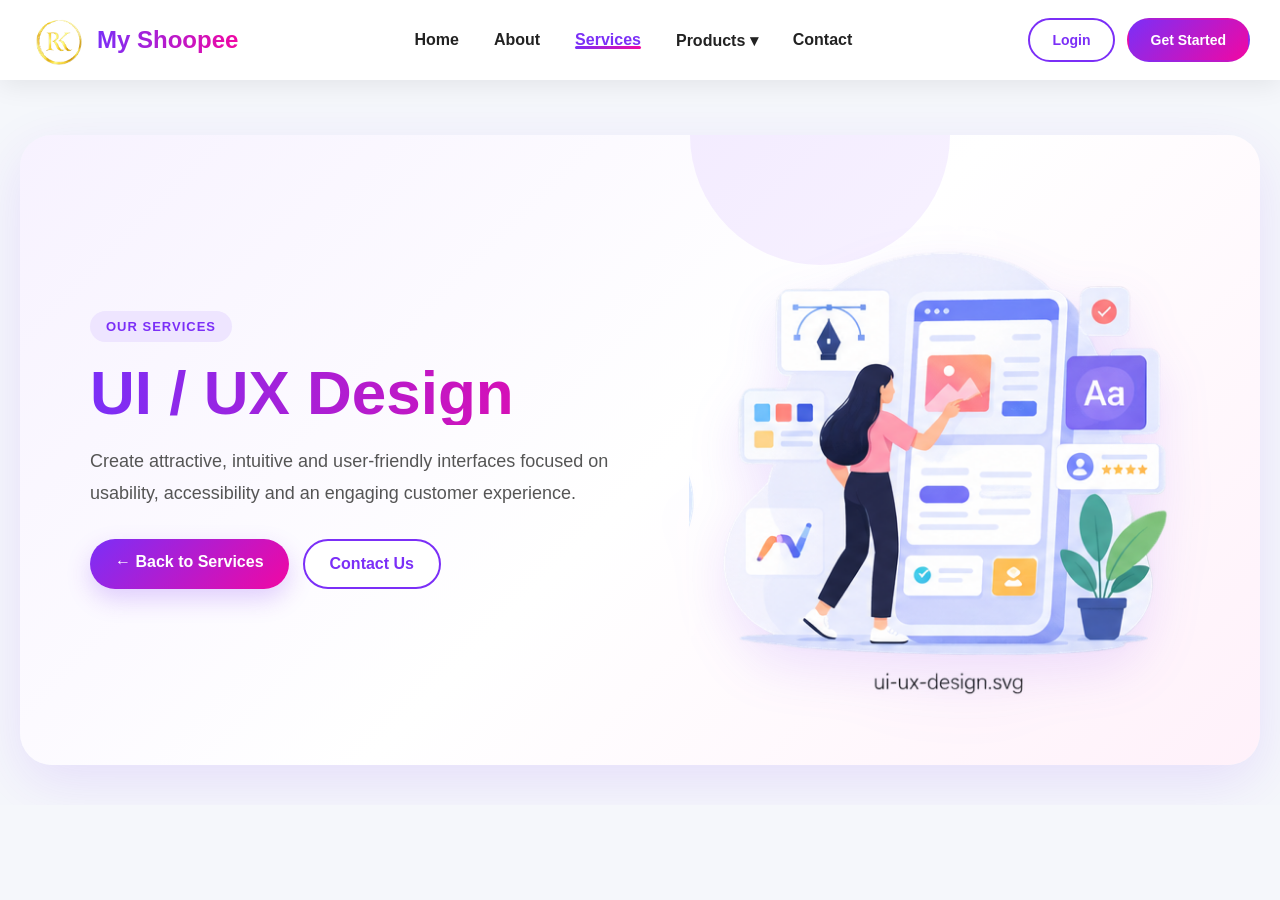
<file: ui-ux-design.html>
<!DOCTYPE html>
<html lang="en">
<head>
<meta charset="UTF-8">
<meta name="viewport" content="width=device-width, initial-scale=1.0">
<title>My Shoopee | UI / UX Design</title>
<style>
/* ---------- RESET ---------- */

        * {
            margin: 0;
            padding: 0;
            box-sizing: border-box;
        }

        body {
            font-family: Arial, Helvetica, sans-serif;
            background: #f5f7fb;
        }
        .nav-links a.active {
            color: #7b2ff7;
        }

        .nav-links a.active::after {
            width: 100%;
        }

        /* ---------- HEADER ---------- */

        header {
            width: 100%;
            position: sticky;
            top: 0;
            z-index: 1000;

            background: rgba(255, 255, 255, 0.95);
            backdrop-filter: blur(12px);

            box-shadow: 0 5px 25px rgba(0, 0, 0, 0.08);
        }


        /* ---------- NAVBAR ---------- */

        .navbar {
            max-width: 1300px;
            margin: auto;

            height: 80px;

            display: flex;
            align-items: center;
            justify-content: space-between;

            padding: 0 30px;
        }


        /* ---------- LOGO ---------- */

        .logo {
            display: flex;
            align-items: center;
            gap: 12px;

            text-decoration: none;
        }

        .logo img {
            width: 55px;
            height: 55px;

            object-fit: contain;

            border-radius: 50%;

            transition: 0.4s ease;
        }


        .logo span {
            font-size: 24px;
            font-weight: bold;

            background: linear-gradient(
                90deg,
                #7b2ff7,
                #f107a3
            );

            background-clip: text;
            -webkit-text-fill-color: transparent;
        }


        /* ---------- NAVIGATION ---------- */

        .nav-links {
            display: flex;
            align-items: center;
            gap: 35px;

            list-style: none;
        }

        .nav-links li {
            position: relative;
        }

        .nav-links a {
            text-decoration: none;

            color: #222;

            font-size: 16px;
            font-weight: 600;

            padding: 10px 0;

            transition: 0.3s ease;
        }


        /* ---------- NAV HOVER ---------- */

        .nav-links a::after {
            content: "";

            position: absolute;

            left: 0;
            bottom: 0;

            width: 0;
            height: 3px;

            border-radius: 10px;

            background: linear-gradient(
                90deg,
                #7b2ff7,
                #f107a3
            );

            transition: 0.3s ease;
        }

        .nav-links a:hover {
            color: #7b2ff7;
        }

        .nav-links a:hover::after {
            width: 100%;
        }


        /* ---------- DROPDOWN ---------- */

        .dropdown {
            position: relative;
        }

        .dropdown-menu {
            position: absolute;

            top: 40px;
            left: -20px;

            width: 180px;

            background: white;

            border-radius: 12px;

            padding: 10px 0;

            box-shadow: 0 10px 30px rgba(0, 0, 0, 0.15);

            opacity: 0;
            visibility: hidden;

            transform: translateY(10px);

            transition: 0.3s ease;
        }

        .dropdown-menu a {
            display: block;

            padding: 12px 20px;

            color: #333;
        }

        .dropdown-menu a::after {
            display: none;
        }

        .dropdown-menu a:hover {
            background: #f5efff;
        }

        .dropdown:hover .dropdown-menu {
            opacity: 1;
            visibility: visible;

            transform: translateY(0);
        }


        /* ---------- BUTTONS ---------- */

        .nav-buttons {
            display: flex;
            align-items: center;
            gap: 12px;
        }

        .btn {
            text-decoration: none;

            padding: 12px 22px;

            border-radius: 30px;

            font-size: 14px;
            font-weight: bold;

            transition: 0.3s ease;
        }


        /* LOGIN BUTTON */

        .login-btn {
            color: #7b2ff7;

            border: 2px solid #7b2ff7;
        }

        .login-btn:hover {
            color: white;

            background: #7b2ff7;

            transform: translateY(-3px);

            box-shadow: 0 8px 20px rgba(123, 47, 247, 0.3);
        }


        /* GET STARTED BUTTON */

        .start-btn {
            color: white;

            background: linear-gradient(
                135deg,
                #7b2ff7,
                #f107a3
            );

            border: 2px solid transparent;
        }

        .start-btn:hover {
            transform: translateY(-3px) scale(1.05);

            box-shadow: 0 10px 25px rgba(241, 7, 163, 0.35);
        }




/* ---------- PAGE HERO BANNER ---------- */
.hero-banner{max-width:1250px;margin:55px auto 40px;padding:65px 70px;min-height:430px;border-radius:32px;background:linear-gradient(135deg,#f7f2ff 0%,#fff 52%,#fff1fa 100%);display:grid;grid-template-columns:1.05fr .95fr;align-items:center;gap:45px;overflow:hidden;position:relative;box-shadow:0 18px 55px rgba(123,47,247,.12)}
.hero-banner::before{content:"";position:absolute;width:260px;height:260px;border-radius:50%;background:rgba(123,47,247,.07);top:-130px;right:25%;}
.hero-copy{position:relative;z-index:1}.hero-kicker{display:inline-block;padding:8px 16px;border-radius:30px;background:#eee5ff;color:#7b2ff7;font-size:13px;font-weight:800;letter-spacing:1px;text-transform:uppercase;margin-bottom:18px}.hero-copy h1{font-size:clamp(38px,5vw,62px);line-height:1.05;margin:0 0 20px;background:linear-gradient(90deg,#7b2ff7,#f107a3);-webkit-background-clip:text;background-clip:text;-webkit-text-fill-color:transparent}.hero-copy p{font-size:18px;line-height:1.8;color:#555;max-width:620px;margin-bottom:30px}.hero-actions{display:flex;gap:14px;flex-wrap:wrap}.hero-btn{display:inline-block;text-decoration:none;padding:14px 25px;border-radius:30px;font-weight:700;transition:.3s ease}.hero-primary{color:white;background:linear-gradient(135deg,#7b2ff7,#f107a3);box-shadow:0 10px 24px rgba(123,47,247,.22)}.hero-secondary{color:#7b2ff7;border:2px solid #7b2ff7;background:white}.hero-btn:hover{transform:translateY(-4px);box-shadow:0 12px 28px rgba(123,47,247,.22)}.hero-visual{position:relative;z-index:1}.hero-visual img{width:100%;max-width:560px;display:block;margin:auto;border-radius:28px;filter:drop-shadow(0 20px 25px rgba(123,47,247,.12))}
@media(max-width:900px){.hero-banner{grid-template-columns:1fr;padding:50px 35px;text-align:center}.hero-copy p{margin-left:auto;margin-right:auto}.hero-actions{justify-content:center}.hero-visual img{max-width:500px}}
@media(max-width:600px){.hero-banner{margin:30px 15px;padding:38px 22px;min-height:auto;border-radius:24px}.hero-copy h1{font-size:40px}.hero-copy p{font-size:16px}.hero-actions{flex-direction:column}.hero-btn{width:100%;text-align:center}}

.hero-visual img {
    width: 100%;
    max-width: 500px;
    transition: transform 0.5s ease, filter 0.5s ease;
    animation: floatImage 4s ease-in-out infinite;
}

.hero-visual img:hover {
    transform: scale(1.08) rotate(2deg);
    filter: drop-shadow(0 15px 25px rgba(0, 0, 0, 0.25));
}

.logo {
    transition: transform 0.4s ease, filter 0.4s ease;
}

.logo:hover {
    transform: scale(1.08);
    filter: drop-shadow(0 5px 10px rgba(0, 0, 0, 0.2));
}
@keyframes floatImage {
    0%, 100% {
        transform: translateY(0);
    }

    50% {
        transform: translateY(-15px);
    }
}

/* ================================
   SERVICES SECTION
================================ */

.services-section {
    padding: 90px 8%;
    background: #f8faff;
}

/* Section Heading */

.services-heading {
    max-width: 700px;
    margin: 0 auto 55px;
    text-align: center;
}

.section-tag {
    display: inline-block;
    margin-bottom: 12px;
    padding: 7px 16px;
    border-radius: 30px;
    background: #e8edff;
    color: #4f46e5;
    font-size: 13px;
    font-weight: 700;
    letter-spacing: 1px;
}

.services-heading h2 {
    margin: 0 0 15px;
    font-size: 40px;
    line-height: 1.2;
    color: #172033;
}

.services-heading p {
    margin: 0;
    color: #667085;
    font-size: 16px;
    line-height: 1.7;
}


/* Services Grid */

.services-container {
    max-width: 1200px;
    margin: auto;

    display: grid;
    grid-template-columns: repeat(3, 1fr);
    gap: 25px;
}


/* Service Card */

.service-card {
    padding: 32px 28px;
    background: #ffffff;

    border: 1px solid #e8ebf5;
    border-radius: 20px;

    box-shadow: 0 8px 30px rgba(30, 41, 59, 0.06);

    transition:
        transform 0.4s ease,
        box-shadow 0.4s ease,
        border-color 0.4s ease;
}


/* Card Hover */

.service-card:hover {
    transform: translateY(-10px);

    border-color: #cfd5ff;

    box-shadow:
        0 18px 40px rgba(30, 41, 59, 0.12);
}


/* Service Icon */

.service-icon {
    width: 60px;
    height: 60px;

    display: flex;
    align-items: center;
    justify-content: center;

    margin-bottom: 22px;

    border-radius: 16px;

    background: linear-gradient(
        135deg,
        #eef2ff,
        #e0e7ff
    );

    font-size: 28px;

    transition:
        transform 0.4s ease,
        background 0.4s ease;
}


/* Icon Hover */

.service-card:hover .service-icon {
    transform: scale(1.1) rotate(-5deg);

    background: linear-gradient(
        135deg,
        #e0e7ff,
        #c7d2fe
    );
}


/* Card Heading */

.service-card h3 {
    margin: 0 0 12px;

    color: #172033;

    font-size: 21px;
}


/* Card Description */

.service-card p {
    margin: 0 0 22px;

    color: #667085;

    font-size: 15px;
    line-height: 1.7;
}


/* Learn More */

.service-link {
    color: #4f46e5;

    font-size: 14px;
    font-weight: 700;

    text-decoration: none;

    transition:
        color 0.3s ease,
        padding-left 0.3s ease;
}

.service-link:hover {
    color: #3730a3;
    padding-left: 6px;
}


/* ================================
   RESPONSIVE DESIGN
================================ */

/* Tablet */

@media (max-width: 900px) {

    .services-section {
        padding: 70px 5%;
    }

    .services-container {
        grid-template-columns: repeat(2, 1fr);
    }

    .services-heading h2 {
        font-size: 34px;
    }
}


/* Mobile */

@media (max-width: 600px) {

    .services-section {
        padding: 60px 20px;
    }

    .services-heading {
        margin-bottom: 40px;
    }

    .services-heading h2 {
        font-size: 28px;
    }

    .services-heading p {
        font-size: 15px;
    }

    .services-container {
        grid-template-columns: 1fr;
        gap: 20px;
    }

    .service-card {
        padding: 28px 24px;
    }
}

/* =========================================================
   RESPONSIVE OVERLAY - keeps every page usable on phones
   tablets and desktops without changing the existing design
========================================================= */
html {
    width: 100%;
    overflow-x: hidden;
}

body {
    width: 100%;
    max-width: 100%;
    overflow-x: hidden;
}

img, svg {
    max-width: 100%;
    height: auto;
}

.navbar {
    width: 100%;
}

.hero-banner {
    width: min(1250px, calc(100% - 40px));
}

@media (max-width: 1100px) {
    .navbar {
        height: auto !important;
        min-height: 80px;
        flex-wrap: wrap;
        row-gap: 12px;
        padding: 14px 24px !important;
    }

    .nav-links {
        order: 3;
        width: 100%;
        justify-content: center;
        flex-wrap: wrap;
        gap: 18px !important;
    }

    .nav-buttons {
        flex-shrink: 0;
    }
}

@media (max-width: 900px) {
    .hero-banner {
        width: calc(100% - 30px);
        margin: 30px auto !important;
        grid-template-columns: 1fr !important;
        text-align: center;
        padding: 48px 28px !important;
    }

    .hero-copy {
        max-width: 760px;
        margin: 0 auto;
    }

    .hero-copy p {
        margin-left: auto;
        margin-right: auto;
    }

    .hero-actions {
        justify-content: center;
    }

    .hero-visual {
        width: 100%;
    }

    .hero-visual img {
        width: min(100%, 520px) !important;
        margin: 0 auto;
    }

    .services-container,
    .testimonials-grid {
        grid-template-columns: repeat(2, minmax(0, 1fr)) !important;
    }
}

@media (max-width: 700px) {
    .navbar {
        padding: 12px 16px !important;
    }

    .logo span {
        font-size: 20px !important;
    }

    .logo img {
        width: 48px !important;
        height: 48px !important;
    }

    .nav-buttons {
        gap: 7px !important;
    }

    .nav-buttons .btn {
        padding: 9px 13px !important;
        font-size: 12px !important;
    }

    .nav-links {
        gap: 10px 16px !important;
    }

    .nav-links a {
        font-size: 14px !important;
    }

    .dropdown-menu {
        left: 50%;
        transform: translate(-50%, 10px);
        width: 170px;
    }

    .dropdown:hover .dropdown-menu {
        transform: translate(-50%, 0);
    }

    .hero-banner {
        width: calc(100% - 24px);
        padding: 38px 20px !important;
        border-radius: 24px !important;
    }

    .hero-copy h1 {
        font-size: clamp(32px, 10vw, 44px) !important;
    }

    .hero-copy p {
        font-size: 15px !important;
        line-height: 1.7 !important;
    }

    .hero-actions {
        flex-direction: column;
        width: 100%;
        align-items: stretch;
    }

    .hero-btn {
        width: 100%;
        text-align: center;
    }

    .services-container,
    .testimonials-grid {
        grid-template-columns: 1fr !important;
    }

    .services-section,
    .testimonials-section {
        padding-left: 20px !important;
        padding-right: 20px !important;
    }

    .service-card {
        width: 100%;
    }

    .testimonials-heading h2,
    .services-heading h2 {
        font-size: 28px !important;
    }
}

@media (max-width: 420px) {
    .logo {
        gap: 7px !important;
    }

    .logo span {
        font-size: 18px !important;
    }

    .logo img {
        width: 42px !important;
        height: 42px !important;
    }

    .nav-buttons .btn {
        padding: 8px 10px !important;
    }

    .nav-links {
        gap: 8px 12px !important;
    }

    .nav-links a {
        font-size: 13px !important;
    }
}

@media (prefers-reduced-motion: reduce) {
    *, *::before, *::after {
        scroll-behavior: auto !important;
        animation-duration: 0.01ms !important;
        animation-iteration-count: 1 !important;
        transition-duration: 0.01ms !important;
    }
}

</style>
</head>
<body>
<header>
<nav class="navbar">
<a href="index.html" class="logo"><img src="IMG_0104.PNG" alt="Website Logo"><span>My Shoopee</span></a>
<ul class="nav-links">
<li><a href="index.html">Home</a></li>
<li><a href="about.html">About</a></li>
<li><a href="services.html" class="active">Services</a></li>
<li class="dropdown"><a href="products.html">Products ▾</a><div class="dropdown-menu"><a href="products.html">All Products</a><a href="products.html">New Arrivals</a><a href="products.html">Popular Products</a></div></li>
<li><a href="contact.html">Contact</a></li>
</ul>
<div class="nav-buttons"><a href="login.html" class="btn login-btn">Login</a><a href="login.html" class="btn start-btn">Get Started</a></div>
</nav>
</header>
<section class="hero-banner">
<div class="hero-copy">
<span class="hero-kicker">Our Services</span>
<h1>UI / UX Design</h1>
<p>Create attractive, intuitive and user-friendly interfaces focused on usability, accessibility and an engaging customer experience.</p>
<div class="hero-actions">
<a href="services.html" class="hero-btn hero-primary">← Back to Services</a>
<a href="contact.html" class="hero-btn hero-secondary">Contact Us</a>
</div>
</div>
<div class="hero-visual"><img src="ui-ux-design.png" alt="UI / UX Design"></div>
</section>
</body>
</html>
</file>
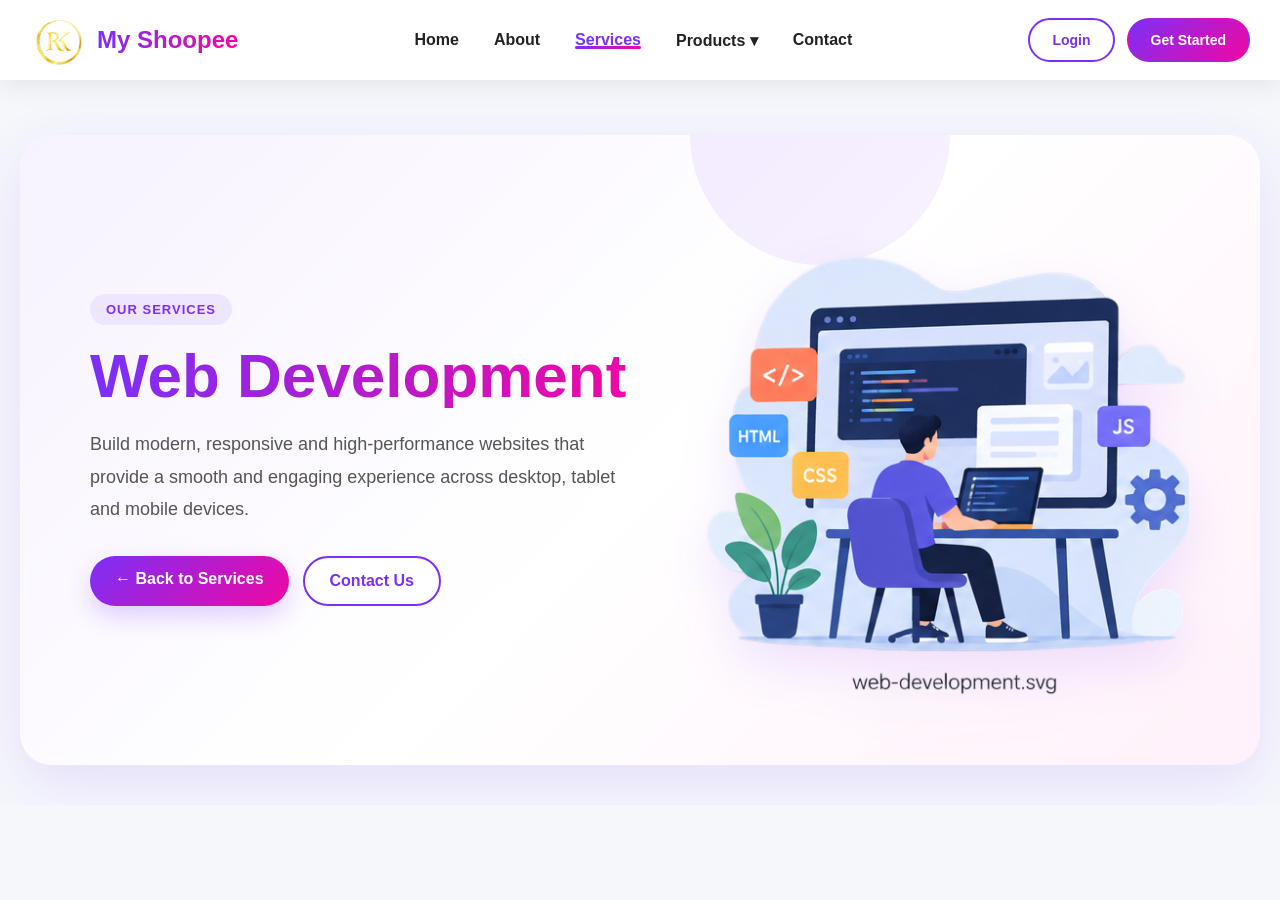
<file: web-devolopment.html>
<!DOCTYPE html>
<html lang="en">
<head>
<meta charset="UTF-8">
<meta name="viewport" content="width=device-width, initial-scale=1.0">
<title>My Shoopee | Web Development</title>
<style>
/* ---------- RESET ---------- */

        * {
            margin: 0;
            padding: 0;
            box-sizing: border-box;
        }

        body {
            font-family: Arial, Helvetica, sans-serif;
            background: #f5f7fb;
        }
        .nav-links a.active {
            color: #7b2ff7;
        }

        .nav-links a.active::after {
            width: 100%;
        }

        /* ---------- HEADER ---------- */

        header {
            width: 100%;
            position: sticky;
            top: 0;
            z-index: 1000;

            background: rgba(255, 255, 255, 0.95);
            backdrop-filter: blur(12px);

            box-shadow: 0 5px 25px rgba(0, 0, 0, 0.08);
        }


        /* ---------- NAVBAR ---------- */

        .navbar {
            max-width: 1300px;
            margin: auto;

            height: 80px;

            display: flex;
            align-items: center;
            justify-content: space-between;

            padding: 0 30px;
        }


        /* ---------- LOGO ---------- */

        .logo {
            display: flex;
            align-items: center;
            gap: 12px;

            text-decoration: none;
        }

        .logo img {
            width: 55px;
            height: 55px;

            object-fit: contain;

            border-radius: 50%;

            transition: 0.4s ease;
        }


        .logo span {
            font-size: 24px;
            font-weight: bold;

            background: linear-gradient(
                90deg,
                #7b2ff7,
                #f107a3
            );

            background-clip: text;
            -webkit-text-fill-color: transparent;
        }


        /* ---------- NAVIGATION ---------- */

        .nav-links {
            display: flex;
            align-items: center;
            gap: 35px;

            list-style: none;
        }

        .nav-links li {
            position: relative;
        }

        .nav-links a {
            text-decoration: none;

            color: #222;

            font-size: 16px;
            font-weight: 600;

            padding: 10px 0;

            transition: 0.3s ease;
        }


        /* ---------- NAV HOVER ---------- */

        .nav-links a::after {
            content: "";

            position: absolute;

            left: 0;
            bottom: 0;

            width: 0;
            height: 3px;

            border-radius: 10px;

            background: linear-gradient(
                90deg,
                #7b2ff7,
                #f107a3
            );

            transition: 0.3s ease;
        }

        .nav-links a:hover {
            color: #7b2ff7;
        }

        .nav-links a:hover::after {
            width: 100%;
        }


        /* ---------- DROPDOWN ---------- */

        .dropdown {
            position: relative;
        }

        .dropdown-menu {
            position: absolute;

            top: 40px;
            left: -20px;

            width: 180px;

            background: white;

            border-radius: 12px;

            padding: 10px 0;

            box-shadow: 0 10px 30px rgba(0, 0, 0, 0.15);

            opacity: 0;
            visibility: hidden;

            transform: translateY(10px);

            transition: 0.3s ease;
        }

        .dropdown-menu a {
            display: block;

            padding: 12px 20px;

            color: #333;
        }

        .dropdown-menu a::after {
            display: none;
        }

        .dropdown-menu a:hover {
            background: #f5efff;
        }

        .dropdown:hover .dropdown-menu {
            opacity: 1;
            visibility: visible;

            transform: translateY(0);
        }


        /* ---------- BUTTONS ---------- */

        .nav-buttons {
            display: flex;
            align-items: center;
            gap: 12px;
        }

        .btn {
            text-decoration: none;

            padding: 12px 22px;

            border-radius: 30px;

            font-size: 14px;
            font-weight: bold;

            transition: 0.3s ease;
        }


        /* LOGIN BUTTON */

        .login-btn {
            color: #7b2ff7;

            border: 2px solid #7b2ff7;
        }

        .login-btn:hover {
            color: white;

            background: #7b2ff7;

            transform: translateY(-3px);

            box-shadow: 0 8px 20px rgba(123, 47, 247, 0.3);
        }


        /* GET STARTED BUTTON */

        .start-btn {
            color: white;

            background: linear-gradient(
                135deg,
                #7b2ff7,
                #f107a3
            );

            border: 2px solid transparent;
        }

        .start-btn:hover {
            transform: translateY(-3px) scale(1.05);

            box-shadow: 0 10px 25px rgba(241, 7, 163, 0.35);
        }




/* ---------- PAGE HERO BANNER ---------- */
.hero-banner{max-width:1250px;margin:55px auto 40px;padding:65px 70px;min-height:430px;border-radius:32px;background:linear-gradient(135deg,#f7f2ff 0%,#fff 52%,#fff1fa 100%);display:grid;grid-template-columns:1.05fr .95fr;align-items:center;gap:45px;overflow:hidden;position:relative;box-shadow:0 18px 55px rgba(123,47,247,.12)}
.hero-banner::before{content:"";position:absolute;width:260px;height:260px;border-radius:50%;background:rgba(123,47,247,.07);top:-130px;right:25%;}
.hero-copy{position:relative;z-index:1}.hero-kicker{display:inline-block;padding:8px 16px;border-radius:30px;background:#eee5ff;color:#7b2ff7;font-size:13px;font-weight:800;letter-spacing:1px;text-transform:uppercase;margin-bottom:18px}.hero-copy h1{font-size:clamp(38px,5vw,62px);line-height:1.05;margin:0 0 20px;background:linear-gradient(90deg,#7b2ff7,#f107a3);-webkit-background-clip:text;background-clip:text;-webkit-text-fill-color:transparent}.hero-copy p{font-size:18px;line-height:1.8;color:#555;max-width:620px;margin-bottom:30px}.hero-actions{display:flex;gap:14px;flex-wrap:wrap}.hero-btn{display:inline-block;text-decoration:none;padding:14px 25px;border-radius:30px;font-weight:700;transition:.3s ease}.hero-primary{color:white;background:linear-gradient(135deg,#7b2ff7,#f107a3);box-shadow:0 10px 24px rgba(123,47,247,.22)}.hero-secondary{color:#7b2ff7;border:2px solid #7b2ff7;background:white}.hero-btn:hover{transform:translateY(-4px);box-shadow:0 12px 28px rgba(123,47,247,.22)}.hero-visual{position:relative;z-index:1}.hero-visual img{width:100%;max-width:560px;display:block;margin:auto;border-radius:28px;filter:drop-shadow(0 20px 25px rgba(123,47,247,.12))}
@media(max-width:900px){.hero-banner{grid-template-columns:1fr;padding:50px 35px;text-align:center}.hero-copy p{margin-left:auto;margin-right:auto}.hero-actions{justify-content:center}.hero-visual img{max-width:500px}}
@media(max-width:600px){.hero-banner{margin:30px 15px;padding:38px 22px;min-height:auto;border-radius:24px}.hero-copy h1{font-size:40px}.hero-copy p{font-size:16px}.hero-actions{flex-direction:column}.hero-btn{width:100%;text-align:center}}

.hero-visual img {
    width: 100%;
    max-width: 500px;
    transition: transform 0.5s ease, filter 0.5s ease;
    animation: floatImage 4s ease-in-out infinite;
}

.hero-visual img:hover {
    transform: scale(1.08) rotate(2deg);
    filter: drop-shadow(0 15px 25px rgba(0, 0, 0, 0.25));
}

.logo {
    transition: transform 0.4s ease, filter 0.4s ease;
}

.logo:hover {
    transform: scale(1.08);
    filter: drop-shadow(0 5px 10px rgba(0, 0, 0, 0.2));
}
@keyframes floatImage {
    0%, 100% {
        transform: translateY(0);
    }

    50% {
        transform: translateY(-15px);
    }
}

/* ================================
   SERVICES SECTION
================================ */

.services-section {
    padding: 90px 8%;
    background: #f8faff;
}

/* Section Heading */

.services-heading {
    max-width: 700px;
    margin: 0 auto 55px;
    text-align: center;
}

.section-tag {
    display: inline-block;
    margin-bottom: 12px;
    padding: 7px 16px;
    border-radius: 30px;
    background: #e8edff;
    color: #4f46e5;
    font-size: 13px;
    font-weight: 700;
    letter-spacing: 1px;
}

.services-heading h2 {
    margin: 0 0 15px;
    font-size: 40px;
    line-height: 1.2;
    color: #172033;
}

.services-heading p {
    margin: 0;
    color: #667085;
    font-size: 16px;
    line-height: 1.7;
}


/* Services Grid */

.services-container {
    max-width: 1200px;
    margin: auto;

    display: grid;
    grid-template-columns: repeat(3, 1fr);
    gap: 25px;
}


/* Service Card */

.service-card {
    padding: 32px 28px;
    background: #ffffff;

    border: 1px solid #e8ebf5;
    border-radius: 20px;

    box-shadow: 0 8px 30px rgba(30, 41, 59, 0.06);

    transition:
        transform 0.4s ease,
        box-shadow 0.4s ease,
        border-color 0.4s ease;
}


/* Card Hover */

.service-card:hover {
    transform: translateY(-10px);

    border-color: #cfd5ff;

    box-shadow:
        0 18px 40px rgba(30, 41, 59, 0.12);
}


/* Service Icon */

.service-icon {
    width: 60px;
    height: 60px;

    display: flex;
    align-items: center;
    justify-content: center;

    margin-bottom: 22px;

    border-radius: 16px;

    background: linear-gradient(
        135deg,
        #eef2ff,
        #e0e7ff
    );

    font-size: 28px;

    transition:
        transform 0.4s ease,
        background 0.4s ease;
}


/* Icon Hover */

.service-card:hover .service-icon {
    transform: scale(1.1) rotate(-5deg);

    background: linear-gradient(
        135deg,
        #e0e7ff,
        #c7d2fe
    );
}


/* Card Heading */

.service-card h3 {
    margin: 0 0 12px;

    color: #172033;

    font-size: 21px;
}


/* Card Description */

.service-card p {
    margin: 0 0 22px;

    color: #667085;

    font-size: 15px;
    line-height: 1.7;
}


/* Learn More */

.service-link {
    color: #4f46e5;

    font-size: 14px;
    font-weight: 700;

    text-decoration: none;

    transition:
        color 0.3s ease,
        padding-left 0.3s ease;
}

.service-link:hover {
    color: #3730a3;
    padding-left: 6px;
}


/* ================================
   RESPONSIVE DESIGN
================================ */

/* Tablet */

@media (max-width: 900px) {

    .services-section {
        padding: 70px 5%;
    }

    .services-container {
        grid-template-columns: repeat(2, 1fr);
    }

    .services-heading h2 {
        font-size: 34px;
    }
}


/* Mobile */

@media (max-width: 600px) {

    .services-section {
        padding: 60px 20px;
    }

    .services-heading {
        margin-bottom: 40px;
    }

    .services-heading h2 {
        font-size: 28px;
    }

    .services-heading p {
        font-size: 15px;
    }

    .services-container {
        grid-template-columns: 1fr;
        gap: 20px;
    }

    .service-card {
        padding: 28px 24px;
    }
}

/* =========================================================
   RESPONSIVE OVERLAY - keeps every page usable on phones
   tablets and desktops without changing the existing design
========================================================= */
html {
    width: 100%;
    overflow-x: hidden;
}

body {
    width: 100%;
    max-width: 100%;
    overflow-x: hidden;
}

img, svg {
    max-width: 100%;
    height: auto;
}

.navbar {
    width: 100%;
}

.hero-banner {
    width: min(1250px, calc(100% - 40px));
}

@media (max-width: 1100px) {
    .navbar {
        height: auto !important;
        min-height: 80px;
        flex-wrap: wrap;
        row-gap: 12px;
        padding: 14px 24px !important;
    }

    .nav-links {
        order: 3;
        width: 100%;
        justify-content: center;
        flex-wrap: wrap;
        gap: 18px !important;
    }

    .nav-buttons {
        flex-shrink: 0;
    }
}

@media (max-width: 900px) {
    .hero-banner {
        width: calc(100% - 30px);
        margin: 30px auto !important;
        grid-template-columns: 1fr !important;
        text-align: center;
        padding: 48px 28px !important;
    }

    .hero-copy {
        max-width: 760px;
        margin: 0 auto;
    }

    .hero-copy p {
        margin-left: auto;
        margin-right: auto;
    }

    .hero-actions {
        justify-content: center;
    }

    .hero-visual {
        width: 100%;
    }

    .hero-visual img {
        width: min(100%, 520px) !important;
        margin: 0 auto;
    }

    .services-container,
    .testimonials-grid {
        grid-template-columns: repeat(2, minmax(0, 1fr)) !important;
    }
}

@media (max-width: 700px) {
    .navbar {
        padding: 12px 16px !important;
    }

    .logo span {
        font-size: 20px !important;
    }

    .logo img {
        width: 48px !important;
        height: 48px !important;
    }

    .nav-buttons {
        gap: 7px !important;
    }

    .nav-buttons .btn {
        padding: 9px 13px !important;
        font-size: 12px !important;
    }

    .nav-links {
        gap: 10px 16px !important;
    }

    .nav-links a {
        font-size: 14px !important;
    }

    .dropdown-menu {
        left: 50%;
        transform: translate(-50%, 10px);
        width: 170px;
    }

    .dropdown:hover .dropdown-menu {
        transform: translate(-50%, 0);
    }

    .hero-banner {
        width: calc(100% - 24px);
        padding: 38px 20px !important;
        border-radius: 24px !important;
    }

    .hero-copy h1 {
        font-size: clamp(32px, 10vw, 44px) !important;
    }

    .hero-copy p {
        font-size: 15px !important;
        line-height: 1.7 !important;
    }

    .hero-actions {
        flex-direction: column;
        width: 100%;
        align-items: stretch;
    }

    .hero-btn {
        width: 100%;
        text-align: center;
    }

    .services-container,
    .testimonials-grid {
        grid-template-columns: 1fr !important;
    }

    .services-section,
    .testimonials-section {
        padding-left: 20px !important;
        padding-right: 20px !important;
    }

    .service-card {
        width: 100%;
    }

    .testimonials-heading h2,
    .services-heading h2 {
        font-size: 28px !important;
    }
}

@media (max-width: 420px) {
    .logo {
        gap: 7px !important;
    }

    .logo span {
        font-size: 18px !important;
    }

    .logo img {
        width: 42px !important;
        height: 42px !important;
    }

    .nav-buttons .btn {
        padding: 8px 10px !important;
    }

    .nav-links {
        gap: 8px 12px !important;
    }

    .nav-links a {
        font-size: 13px !important;
    }
}

@media (prefers-reduced-motion: reduce) {
    *, *::before, *::after {
        scroll-behavior: auto !important;
        animation-duration: 0.01ms !important;
        animation-iteration-count: 1 !important;
        transition-duration: 0.01ms !important;
    }
}

</style>
</head>
<body>
<header>
<nav class="navbar">
<a href="index.html" class="logo"><img src="IMG_0104.PNG" alt="Website Logo"><span>My Shoopee</span></a>
<ul class="nav-links">
<li><a href="index.html">Home</a></li>
<li><a href="about.html">About</a></li>
<li><a href="services.html" class="active">Services</a></li>
<li class="dropdown"><a href="products.html">Products ▾</a><div class="dropdown-menu"><a href="products.html">All Products</a><a href="products.html">New Arrivals</a><a href="products.html">Popular Products</a></div></li>
<li><a href="contact.html">Contact</a></li>
</ul>
<div class="nav-buttons"><a href="login.html" class="btn login-btn">Login</a><a href="login.html" class="btn start-btn">Get Started</a></div>
</nav>
</header>
<section class="hero-banner">
<div class="hero-copy">
<span class="hero-kicker">Our Services</span>
<h1>Web Development</h1>
<p>Build modern, responsive and high-performance websites that provide a smooth and engaging experience across desktop, tablet and mobile devices.</p>
<div class="hero-actions">
<a href="services.html" class="hero-btn hero-primary">← Back to Services</a>
<a href="contact.html" class="hero-btn hero-secondary">Contact Us</a>
</div>
</div>
<div class="hero-visual"><img src="web-development.png" alt="Web Development"></div>
</section>
</body>
</html>
</file>
<file: style.css>
/* ---------- RESET ---------- */

        * {
            margin: 0;
            padding: 0;
            box-sizing: border-box;
        }

        body {
            font-family: Arial, Helvetica, sans-serif;
            background: #f5f7fb;
        }
        .nav-links a.active {
            color: #7b2ff7;
        }

        .nav-links a.active::after {
            width: 100%;
        }

        /* ---------- HEADER ---------- */

        header {
            width: 100%;
            position: sticky;
            top: 0;
            z-index: 1000;

            background: rgba(255, 255, 255, 0.95);
            backdrop-filter: blur(12px);

            box-shadow: 0 5px 25px rgba(0, 0, 0, 0.08);
        }


        /* ---------- NAVBAR ---------- */

        .navbar {
            max-width: 1300px;
            margin: auto;

            height: 80px;

            display: flex;
            align-items: center;
            justify-content: space-between;

            padding: 0 30px;
        }


        /* ---------- LOGO ---------- */

        .logo {
            display: flex;
            align-items: center;
            gap: 12px;

            text-decoration: none;
        }

        .logo img {
            width: 55px;
            height: 55px;

            object-fit: contain;

            border-radius: 50%;

            transition: 0.4s ease;
        }


        .logo span {
            font-size: 24px;
            font-weight: bold;

            background: linear-gradient(
                90deg,
                #7b2ff7,
                #f107a3
            );

            background-clip: text;
            -webkit-text-fill-color: transparent;
        }


        /* ---------- NAVIGATION ---------- */

        .nav-links {
            display: flex;
            align-items: center;
            gap: 35px;

            list-style: none;
        }

        .nav-links li {
            position: relative;
        }

        .nav-links a {
            text-decoration: none;

            color: #222;

            font-size: 16px;
            font-weight: 600;

            padding: 10px 0;

            transition: 0.3s ease;
        }


        /* ---------- NAV HOVER ---------- */

        .nav-links a::after {
            content: "";

            position: absolute;

            left: 0;
            bottom: 0;

            width: 0;
            height: 3px;

            border-radius: 10px;

            background: linear-gradient(
                90deg,
                #7b2ff7,
                #f107a3
            );

            transition: 0.3s ease;
        }

        .nav-links a:hover {
            color: #7b2ff7;
        }

        .nav-links a:hover::after {
            width: 100%;
        }


        /* ---------- DROPDOWN ---------- */

        .dropdown {
            position: relative;
        }

        .dropdown-menu {
            position: absolute;

            top: 40px;
            left: -20px;

            width: 180px;

            background: white;

            border-radius: 12px;

            padding: 10px 0;

            box-shadow: 0 10px 30px rgba(0, 0, 0, 0.15);

            opacity: 0;
            visibility: hidden;

            transform: translateY(10px);

            transition: 0.3s ease;
        }

        .dropdown-menu a {
            display: block;

            padding: 12px 20px;

            color: #333;
        }

        .dropdown-menu a::after {
            display: none;
        }

        .dropdown-menu a:hover {
            background: #f5efff;
        }

        .dropdown:hover .dropdown-menu {
            opacity: 1;
            visibility: visible;

            transform: translateY(0);
        }


        /* ---------- BUTTONS ---------- */

        .nav-buttons {
            display: flex;
            align-items: center;
            gap: 12px;
        }

        .btn {
            text-decoration: none;

            padding: 12px 22px;

            border-radius: 30px;

            font-size: 14px;
            font-weight: bold;

            transition: 0.3s ease;
        }


        /* LOGIN BUTTON */

        .login-btn {
            color: #7b2ff7;

            border: 2px solid #7b2ff7;
        }

        .login-btn:hover {
            color: white;

            background: #7b2ff7;

            transform: translateY(-3px);

            box-shadow: 0 8px 20px rgba(123, 47, 247, 0.3);
        }


        /* GET STARTED BUTTON */

        .start-btn {
            color: white;

            background: linear-gradient(
                135deg,
                #7b2ff7,
                #f107a3
            );

            border: 2px solid transparent;
        }

        .start-btn:hover {
            transform: translateY(-3px) scale(1.05);

            box-shadow: 0 10px 25px rgba(241, 7, 163, 0.35);
        }




/* ---------- PAGE HERO BANNER ---------- */
.hero-banner{max-width:1250px;margin:55px auto 40px;padding:65px 70px;min-height:430px;border-radius:32px;background:linear-gradient(135deg,#f7f2ff 0%,#fff 52%,#fff1fa 100%);display:grid;grid-template-columns:1.05fr .95fr;align-items:center;gap:45px;overflow:hidden;position:relative;box-shadow:0 18px 55px rgba(123,47,247,.12)}
.hero-banner::before{content:"";position:absolute;width:260px;height:260px;border-radius:50%;background:rgba(123,47,247,.07);top:-130px;right:25%;}
.hero-copy{position:relative;z-index:1}.hero-kicker{display:inline-block;padding:8px 16px;border-radius:30px;background:#eee5ff;color:#7b2ff7;font-size:13px;font-weight:800;letter-spacing:1px;text-transform:uppercase;margin-bottom:18px}.hero-copy h1{font-size:clamp(38px,5vw,62px);line-height:1.05;margin:0 0 20px;background:linear-gradient(90deg,#7b2ff7,#f107a3);-webkit-background-clip:text;background-clip:text;-webkit-text-fill-color:transparent}.hero-copy p{font-size:18px;line-height:1.8;color:#555;max-width:620px;margin-bottom:30px}.hero-actions{display:flex;gap:14px;flex-wrap:wrap}.hero-btn{display:inline-block;text-decoration:none;padding:14px 25px;border-radius:30px;font-weight:700;transition:.3s ease}.hero-primary{color:white;background:linear-gradient(135deg,#7b2ff7,#f107a3);box-shadow:0 10px 24px rgba(123,47,247,.22)}.hero-secondary{color:#7b2ff7;border:2px solid #7b2ff7;background:white}.hero-btn:hover{transform:translateY(-4px);box-shadow:0 12px 28px rgba(123,47,247,.22)}.hero-visual{position:relative;z-index:1}.hero-visual img{width:100%;max-width:560px;display:block;margin:auto;border-radius:28px;filter:drop-shadow(0 20px 25px rgba(123,47,247,.12))}
@media(max-width:900px){.hero-banner{grid-template-columns:1fr;padding:50px 35px;text-align:center}.hero-copy p{margin-left:auto;margin-right:auto}.hero-actions{justify-content:center}.hero-visual img{max-width:500px}}
@media(max-width:600px){.hero-banner{margin:30px 15px;padding:38px 22px;min-height:auto;border-radius:24px}.hero-copy h1{font-size:40px}.hero-copy p{font-size:16px}.hero-actions{flex-direction:column}.hero-btn{width:100%;text-align:center}}

.hero-visual img {
    width: 100%;
    max-width: 500px;
    transition: transform 0.5s ease, filter 0.5s ease;
    animation: floatImage 4s ease-in-out infinite;
}

.hero-visual img:hover {
    transform: scale(1.08) rotate(2deg);
    filter: drop-shadow(0 15px 25px rgba(0, 0, 0, 0.25));
}

.logo {
    transition: transform 0.4s ease, filter 0.4s ease;
}

.logo:hover {
    transform: scale(1.08);
    filter: drop-shadow(0 5px 10px rgba(0, 0, 0, 0.2));
}
@keyframes floatImage {
    0%, 100% {
        transform: translateY(0);
    }

    50% {
        transform: translateY(-15px);
    }
}

/* ================================
   SERVICES SECTION
================================ */

.services-section {
    padding: 90px 8%;
    background: #f8faff;
}

/* Section Heading */

.services-heading {
    max-width: 700px;
    margin: 0 auto 55px;
    text-align: center;
}

.section-tag {
    display: inline-block;
    margin-bottom: 12px;
    padding: 7px 16px;
    border-radius: 30px;
    background: #e8edff;
    color: #4f46e5;
    font-size: 13px;
    font-weight: 700;
    letter-spacing: 1px;
}

.services-heading h2 {
    margin: 0 0 15px;
    font-size: 40px;
    line-height: 1.2;
    color: #172033;
}

.services-heading p {
    margin: 0;
    color: #667085;
    font-size: 16px;
    line-height: 1.7;
}


/* Services Grid */

.services-container {
    max-width: 1200px;
    margin: auto;

    display: grid;
    grid-template-columns: repeat(3, 1fr);
    gap: 25px;
}


/* Service Card */

.service-card {
    padding: 32px 28px;
    background: #ffffff;

    border: 1px solid #e8ebf5;
    border-radius: 20px;

    box-shadow: 0 8px 30px rgba(30, 41, 59, 0.06);

    transition:
        transform 0.4s ease,
        box-shadow 0.4s ease,
        border-color 0.4s ease;
}


/* Card Hover */

.service-card:hover {
    transform: translateY(-10px);

    border-color: #cfd5ff;

    box-shadow:
        0 18px 40px rgba(30, 41, 59, 0.12);
}


/* Service Icon */

.service-icon {
    width: 60px;
    height: 60px;

    display: flex;
    align-items: center;
    justify-content: center;

    margin-bottom: 22px;

    border-radius: 16px;

    background: linear-gradient(
        135deg,
        #eef2ff,
        #e0e7ff
    );

    font-size: 28px;

    transition:
        transform 0.4s ease,
        background 0.4s ease;
}


/* Icon Hover */

.service-card:hover .service-icon {
    transform: scale(1.1) rotate(-5deg);

    background: linear-gradient(
        135deg,
        #e0e7ff,
        #c7d2fe
    );
}


/* Card Heading */

.service-card h3 {
    margin: 0 0 12px;

    color: #172033;

    font-size: 21px;
}


/* Card Description */

.service-card p {
    margin: 0 0 22px;

    color: #667085;

    font-size: 15px;
    line-height: 1.7;
}


/* Learn More */

.service-link {
    color: #4f46e5;

    font-size: 14px;
    font-weight: 700;

    text-decoration: none;

    transition:
        color 0.3s ease,
        padding-left 0.3s ease;
}

.service-link:hover {
    color: #3730a3;
    padding-left: 6px;
}


/* ================================
   RESPONSIVE DESIGN
================================ */

/* Tablet */

@media (max-width: 900px) {

    .services-section {
        padding: 70px 5%;
    }

    .services-container {
        grid-template-columns: repeat(2, 1fr);
    }

    .services-heading h2 {
        font-size: 34px;
    }
}


/* Mobile */

@media (max-width: 600px) {

    .services-section {
        padding: 60px 20px;
    }

    .services-heading {
        margin-bottom: 40px;
    }

    .services-heading h2 {
        font-size: 28px;
    }

    .services-heading p {
        font-size: 15px;
    }

    .services-container {
        grid-template-columns: 1fr;
        gap: 20px;
    }

    .service-card {
        padding: 28px 24px;
    }
}

/* ================ TESTIMONIALS ================ */
.testimonials-section {
    padding: 90px 8%;
    background: linear-gradient(135deg, #f7f2ff 0%, #ffffff 55%, #fff1fa 100%);
}
.testimonials-heading {
    max-width: 760px;
    margin: 0 auto 50px;
    text-align: center;
}
.testimonials-tag {
    display: inline-block;
    margin-bottom: 14px;
    padding: 8px 17px;
    border-radius: 30px;
    background: #eee5ff;
    color: #7b2ff7;
    font-size: 13px;
    font-weight: 800;
    letter-spacing: 1px;
}
.testimonials-heading h2 {
    margin: 0 0 15px;
    font-size: clamp(29px, 4vw, 42px);
    line-height: 1.2;
    color: #172033;
}
.testimonials-heading p {
    color: #667085;
    font-size: 16px;
    line-height: 1.75;
}
.testimonials-grid {
    max-width: 1200px;
    margin: 0 auto;
    display: grid;
    grid-template-columns: repeat(3, minmax(0, 1fr));
    gap: 24px;
}
.testimonial-card {
    display: flex;
    flex-direction: column;
    padding: 32px 28px;
    background: #fff;
    border: 1px solid #ede7f8;
    border-radius: 22px;
    box-shadow: 0 10px 32px rgba(123, 47, 247, 0.07);
    transition: transform .35s ease, box-shadow .35s ease, border-color .35s ease;
}
.testimonial-card:hover {
    transform: translateY(-8px);
    border-color: #d7c4fa;
    box-shadow: 0 18px 42px rgba(123, 47, 247, 0.14);
}
.testimonial-top {
    display: flex;
    justify-content: space-between;
    align-items: flex-start;
    gap: 12px;
    margin-bottom: 15px;
}
.testimonial-quote {
    font-family: Georgia, serif;
    font-size: 68px;
    line-height: .7;
    color: #a779f6;
}
.testimonial-label {
    padding: 6px 10px;
    border-radius: 20px;
    background: #f7f2ff;
    color: #7b2ff7;
    font-size: 12px;
    font-weight: 700;
    white-space: nowrap;
}
.testimonial-card blockquote {
    flex: 1;
    margin: 0 0 28px;
    color: #465065;
    font-size: 16px;
    line-height: 1.8;
}
.testimonial-person {
    display: flex;
    align-items: center;
    gap: 13px;
    padding-top: 22px;
    border-top: 1px solid #f0edf5;
}
.testimonial-avatar {
    display: grid;
    place-items: center;
    width: 48px;
    height: 48px;
    flex-shrink: 0;
    border-radius: 50%;
    background: linear-gradient(135deg, #7b2ff7, #f107a3);
    color: white;
    font-weight: 800;
    font-size: 14px;
}
.testimonial-person strong {
    display: block;
    margin-bottom: 4px;
    color: #172033;
    font-size: 15px;
}
.testimonial-person div > span {
    display: block;
    color: #667085;
    font-size: 13px;
    line-height: 1.4;
}
.testimonials-footer {
    margin-top: 40px;
    text-align: center;
}
.testimonials-footer p {
    margin-bottom: 16px;
    color: #667085;
    font-size: 15px;
}
.testimonial-cta {
    display: inline-block;
    padding: 13px 26px;
    border-radius: 30px;
    background: linear-gradient(135deg, #7b2ff7, #f107a3);
    color: white;
    font-size: 15px;
    font-weight: 700;
    text-decoration: none;
    transition: transform .3s ease, box-shadow .3s ease;
}
.testimonial-cta:hover, .testimonial-cta:focus-visible {
    transform: translateY(-3px);
    box-shadow: 0 10px 25px rgba(123, 47, 247, .25);
}
@media (max-width: 900px) {
    .testimonials-section { padding: 70px 5%; }
    .testimonials-grid { grid-template-columns: repeat(2, minmax(0, 1fr)); }
}
@media (max-width: 600px) {
    .testimonials-section { padding: 60px 20px; }
    .testimonials-heading { margin-bottom: 35px; }
    .testimonials-grid { grid-template-columns: 1fr; gap: 18px; }
    .testimonial-card { padding: 28px 24px; }
}
@media (prefers-reduced-motion: reduce) {
    .testimonial-card, .testimonial-cta { transition: none; }
    .testimonial-card:hover, .testimonial-cta:hover { transform: none; }
}

/* =========================================================
   RESPONSIVE OVERLAY - keeps every page usable on phones
   tablets and desktops without changing the existing design
========================================================= */
html {
    width: 100%;
    overflow-x: hidden;
}

body {
    width: 100%;
    max-width: 100%;
    overflow-x: hidden;
}

img, svg {
    max-width: 100%;
    height: auto;
}

.navbar {
    width: 100%;
}

.hero-banner {
    width: min(1250px, calc(100% - 40px));
}

@media (max-width: 1100px) {
    .navbar {
        height: auto !important;
        min-height: 80px;
        flex-wrap: wrap;
        row-gap: 12px;
        padding: 14px 24px !important;
    }

    .nav-links {
        order: 3;
        width: 100%;
        justify-content: center;
        flex-wrap: wrap;
        gap: 18px !important;
    }

    .nav-buttons {
        flex-shrink: 0;
    }
}

@media (max-width: 900px) {
    .hero-banner {
        width: calc(100% - 30px);
        margin: 30px auto !important;
        grid-template-columns: 1fr !important;
        text-align: center;
        padding: 48px 28px !important;
    }

    .hero-copy {
        max-width: 760px;
        margin: 0 auto;
    }

    .hero-copy p {
        margin-left: auto;
        margin-right: auto;
    }

    .hero-actions {
        justify-content: center;
    }

    .hero-visual {
        width: 100%;
    }

    .hero-visual img {
        width: min(100%, 520px) !important;
        margin: 0 auto;
    }

    .services-container,
    .testimonials-grid {
        grid-template-columns: repeat(2, minmax(0, 1fr)) !important;
    }
}

@media (max-width: 700px) {
    .navbar {
        padding: 12px 16px !important;
    }

    .logo span {
        font-size: 20px !important;
    }

    .logo img {
        width: 48px !important;
        height: 48px !important;
    }

    .nav-buttons {
        gap: 7px !important;
    }

    .nav-buttons .btn {
        padding: 9px 13px !important;
        font-size: 12px !important;
    }

    .nav-links {
        gap: 10px 16px !important;
    }

    .nav-links a {
        font-size: 14px !important;
    }

    .dropdown-menu {
        left: 50%;
        transform: translate(-50%, 10px);
        width: 170px;
    }

    .dropdown:hover .dropdown-menu {
        transform: translate(-50%, 0);
    }

    .hero-banner {
        width: calc(100% - 24px);
        padding: 38px 20px !important;
        border-radius: 24px !important;
    }

    .hero-copy h1 {
        font-size: clamp(32px, 10vw, 44px) !important;
    }

    .hero-copy p {
        font-size: 15px !important;
        line-height: 1.7 !important;
    }

    .hero-actions {
        flex-direction: column;
        width: 100%;
        align-items: stretch;
    }

    .hero-btn {
        width: 100%;
        text-align: center;
    }

    .services-container,
    .testimonials-grid {
        grid-template-columns: 1fr !important;
    }

    .services-section,
    .testimonials-section {
        padding-left: 20px !important;
        padding-right: 20px !important;
    }

    .service-card {
        width: 100%;
    }

    .testimonials-heading h2,
    .services-heading h2 {
        font-size: 28px !important;
    }
}

@media (max-width: 420px) {
    .logo {
        gap: 7px !important;
    }

    .logo span {
        font-size: 18px !important;
    }

    .logo img {
        width: 42px !important;
        height: 42px !important;
    }

    .nav-buttons .btn {
        padding: 8px 10px !important;
    }

    .nav-links {
        gap: 8px 12px !important;
    }

    .nav-links a {
        font-size: 13px !important;
    }
}

@media (prefers-reduced-motion: reduce) {
    *, *::before, *::after {
        scroll-behavior: auto !important;
        animation-duration: 0.01ms !important;
        animation-iteration-count: 1 !important;
        transition-duration: 0.01ms !important;
    }
}

/* =========================================================
   FORM SECTION - responsive form controls
========================================================= */
.form-section {
    width: min(1180px, calc(100% - 40px));
    margin: 80px auto;
    padding: 70px clamp(20px, 5vw, 70px);
    background: #ffffff;
    border-radius: 32px;
    box-shadow: 0 20px 55px rgba(46, 31, 75, 0.10);
}

.form-heading {
    text-align: center;
    max-width: 760px;
    margin: 0 auto 45px;
}

.form-tag {
    display: inline-block;
    margin-bottom: 12px;
    font-size: 13px;
    font-weight: 800;
    letter-spacing: 2px;
    color: #7b2ff7;
}

.form-heading h2 {
    margin-bottom: 12px;
    color: #172033;
    font-size: clamp(30px, 4vw, 44px);
}

.form-heading p {
    color: #667085;
    line-height: 1.7;
    font-size: 15px;
}

.modern-form {
    width: 100%;
}

.modern-form fieldset {
    border: 1px solid #eadff8;
    border-radius: 22px;
    padding: 28px;
    margin-bottom: 25px;
    background: linear-gradient(180deg, #ffffff, #fcf9ff);
}

.modern-form legend {
    padding: 0 12px;
    color: #7b2ff7;
    font-size: 18px;
    font-weight: 800;
}

.form-grid {
    display: grid;
    grid-template-columns: repeat(2, minmax(0, 1fr));
    gap: 22px;
}

.form-field {
    min-width: 0;
}

.form-field-full {
    width: 100%;
    margin-top: 22px;
}

.form-field label,
.preference-title {
    display: block;
    margin-bottom: 8px;
    color: #172033;
    font-size: 14px;
    font-weight: 700;
}

.form-field label span,
.form-check-row label span {
    color: #f107a3;
}

.form-field input:not([type="radio"]):not([type="checkbox"]):not([type="range"]):not([type="color"]),
.form-field select,
.form-field textarea {
    width: 100%;
    border: 1px solid #d9cfee;
    border-radius: 13px;
    outline: none;
    background: #fff;
    color: #172033;
    font: inherit;
    transition: border-color .25s ease, box-shadow .25s ease, transform .25s ease;
}

.form-field input:not([type="radio"]):not([type="checkbox"]):not([type="range"]):not([type="color"]),
.form-field select {
    min-height: 48px;
    padding: 12px 14px;
}

.form-field textarea {
    min-height: 145px;
    padding: 14px;
    resize: vertical;
}

.form-field input:focus,
.form-field select:focus,
.form-field textarea:focus {
    border-color: #7b2ff7;
    box-shadow: 0 0 0 4px rgba(123, 47, 247, .10);
}

.form-field input:disabled,
.form-field input:read-only {
    background: #f2f3f7;
    cursor: not-allowed;
}

.form-field input[type="file"] {
    padding: 10px;
    background: #fff;
    cursor: pointer;
}

.form-field input[type="range"] {
    width: 100%;
    accent-color: #7b2ff7;
    cursor: pointer;
}

.form-field input[type="color"] {
    width: 100%;
    height: 48px;
    padding: 5px;
    border: 1px solid #d9cfee;
    border-radius: 13px;
    background: #fff;
    cursor: pointer;
}

.form-field small {
    display: block;
    margin-top: 7px;
    color: #7a8394;
    font-size: 12px;
    line-height: 1.5;
}

.range-labels {
    display: flex;
    justify-content: space-between;
    margin-top: 3px;
    color: #7a8394;
    font-size: 12px;
}

.preference-grid {
    display: grid;
    grid-template-columns: repeat(2, minmax(0, 1fr));
    gap: 25px;
}

.preference-group {
    padding: 20px;
    border-radius: 16px;
    background: #f8f5ff;
}

.choice-label {
    display: flex;
    align-items: center;
    gap: 9px;
    margin: 11px 0;
    color: #344054;
    font-size: 14px;
    cursor: pointer;
}

.choice-label input[type="radio"],
.choice-label input[type="checkbox"] {
    width: 17px;
    height: 17px;
    accent-color: #7b2ff7;
    flex: 0 0 auto;
}

.form-check-row {
    margin: 22px 0;
}

.form-actions {
    display: flex;
    justify-content: center;
    flex-wrap: wrap;
    gap: 13px;
    margin-top: 28px;
}

.form-btn {
    border: 0;
    border-radius: 30px;
    padding: 13px 25px;
    font: inherit;
    font-size: 14px;
    font-weight: 700;
    cursor: pointer;
    transition: transform .25s ease, box-shadow .25s ease, background .25s ease;
}

.form-btn:hover,
.form-btn:focus-visible {
    transform: translateY(-3px);
}

.form-submit {
    color: #fff;
    background: linear-gradient(135deg, #7b2ff7, #f107a3);
    box-shadow: 0 9px 24px rgba(123, 47, 247, .20);
}

.form-reset,
.form-demo {
    color: #7b2ff7;
    background: #f1eaff;
}

.form-reset:hover,
.form-demo:hover,
.form-reset:focus-visible,
.form-demo:focus-visible {
    box-shadow: 0 9px 22px rgba(123, 47, 247, .12);
}

@media (max-width: 900px) {
    .form-section {
        width: calc(100% - 30px);
        padding: 55px 28px;
        margin: 60px auto;
    }

    .form-grid,
    .preference-grid {
        grid-template-columns: 1fr;
    }
}

@media (max-width: 700px) {
    .form-section {
        width: calc(100% - 24px);
        padding: 42px 18px;
        border-radius: 24px;
    }

    .form-heading {
        margin-bottom: 32px;
    }

    .modern-form fieldset {
        padding: 20px 16px;
        border-radius: 18px;
    }

    .modern-form legend {
        font-size: 16px;
    }

    .form-actions {
        flex-direction: column;
        align-items: stretch;
    }

    .form-btn {
        width: 100%;
    }
}

@media (max-width: 420px) {
    .form-section {
        padding-left: 14px;
        padding-right: 14px;
    }

    .modern-form fieldset {
        padding-left: 12px;
        padding-right: 12px;
    }

    .form-field input:not([type="radio"]):not([type="checkbox"]):not([type="range"]):not([type="color"]),
    .form-field select,
    .form-field textarea {
        font-size: 14px;
    }
}

@media (prefers-reduced-motion: reduce) {
    .form-btn,
    .form-field input,
    .form-field select,
    .form-field textarea {
        transition: none;
    }
}

/* ===== Extraordinary Showcase Additions ===== */
.showcase-section,
.process-section {
    width: min(1250px, calc(100% - 40px));
    margin: 90px auto 0;
}

.showcase-heading,
.process-heading {
    text-align: center;
    max-width: 760px;
    margin: 0 auto 42px;
}

.showcase-heading h2,
.process-heading h2 {
    font-size: clamp(32px, 4vw, 52px);
    margin: 12px 0;
    color: #24133f;
}

.showcase-heading p,
.process-heading p {
    color: #6e6680;
    line-height: 1.8;
}

.showcase-grid {
    display: grid;
    grid-template-columns: repeat(12, 1fr);
    grid-auto-rows: 230px;
    gap: 18px;
}

.showcase-card {
    position: relative;
    overflow: hidden;
    border-radius: 28px;
    min-height: 230px;
    box-shadow: 0 18px 45px rgba(61, 27, 100, .12);
    isolation: isolate;
}

.showcase-card:nth-child(1) { grid-column: span 7; grid-row: span 2; }
.showcase-card:nth-child(2) { grid-column: span 5; }
.showcase-card:nth-child(3) { grid-column: span 5; }
.showcase-card:nth-child(4),
.showcase-card:nth-child(5),
.showcase-card:nth-child(6) { grid-column: span 4; }

.showcase-card::after {
    content: "";
    position: absolute;
    inset: 0;
    background: linear-gradient(180deg, transparent 35%, rgba(25, 10, 50, .88));
    z-index: 1;
    transition: opacity .4s ease;
}

.showcase-card img {
    width: 100%;
    height: 100%;
    object-fit: cover;
    display: block;
    transition: transform .65s cubic-bezier(.2,.8,.2,1), filter .5s ease;
}

.showcase-overlay {
    position: absolute;
    left: 25px;
    right: 25px;
    bottom: 22px;
    color: white;
    z-index: 2;
    transform: translateY(8px);
    transition: transform .4s ease;
}

.showcase-overlay span {
    display: inline-block;
    font-size: 12px;
    letter-spacing: 2px;
    font-weight: 800;
    opacity: .75;
}

.showcase-overlay h3 { margin: 6px 0 5px; font-size: 22px; }
.showcase-overlay p { margin: 0; font-size: 13px; line-height: 1.5; opacity: .85; }

.showcase-card:hover img { transform: scale(1.09); filter: saturate(1.15); }
.showcase-card:hover .showcase-overlay { transform: translateY(0); }
.showcase-card:hover::after { opacity: .96; }

.stats-section {
    width: min(1180px, calc(100% - 40px));
    margin: 85px auto 0;
    display: grid;
    grid-template-columns: repeat(4, 1fr);
    gap: 16px;
    padding: 28px;
    border: 1px solid rgba(123,47,247,.12);
    border-radius: 30px;
    background: linear-gradient(135deg, #fff, #fbf7ff);
    box-shadow: 0 18px 50px rgba(76, 36, 110, .08);
}

.stat-card {
    text-align: center;
    padding: 20px 10px;
    border-right: 1px solid rgba(123,47,247,.12);
}
.stat-card:last-child { border-right: 0; }
.stat-card strong {
    display: block;
    font-size: clamp(30px, 4vw, 46px);
    background: linear-gradient(90deg, #7b2ff7, #f107a3);
    -webkit-background-clip: text;
    background-clip: text;
    color: transparent;
}
.stat-card span { color: #756b83; font-size: 14px; }

.process-grid {
    display: grid;
    grid-template-columns: repeat(4, 1fr);
    gap: 18px;
}

.process-card {
    position: relative;
    padding: 30px 25px;
    border-radius: 24px;
    background: white;
    border: 1px solid rgba(123,47,247,.10);
    box-shadow: 0 14px 35px rgba(54, 22, 90, .08);
    transition: transform .35s ease, box-shadow .35s ease, border-color .35s ease;
}
.process-card:hover {
    transform: translateY(-9px);
    box-shadow: 0 24px 48px rgba(92, 36, 140, .15);
    border-color: rgba(123,47,247,.28);
}
.process-number {
    display: inline-flex;
    width: 48px;
    height: 48px;
    align-items: center;
    justify-content: center;
    border-radius: 50%;
    color: white;
    font-weight: 800;
    background: linear-gradient(135deg, #7b2ff7, #f107a3);
    box-shadow: 0 10px 22px rgba(123,47,247,.25);
}
.process-card h3 { margin: 20px 0 9px; color: #2d174a; }
.process-card p { margin: 0; color: #756b83; line-height: 1.7; font-size: 14px; }

.final-cta {
    width: min(1180px, calc(100% - 40px));
    margin: 90px auto 70px;
    padding: 55px 60px;
    border-radius: 34px;
    color: white;
    display: flex;
    align-items: center;
    justify-content: space-between;
    gap: 35px;
    background: linear-gradient(120deg, #4c1d95, #7b2ff7 48%, #f107a3);
    box-shadow: 0 25px 65px rgba(99, 37, 150, .25);
    position: relative;
    overflow: hidden;
}
.final-cta::before,
.final-cta::after {
    content: "";
    position: absolute;
    border-radius: 50%;
    background: rgba(255,255,255,.10);
    pointer-events: none;
}
.final-cta::before { width: 260px; height: 260px; right: -90px; top: -120px; }
.final-cta::after { width: 180px; height: 180px; left: 38%; bottom: -130px; }
.final-cta > * { position: relative; z-index: 1; }
.final-cta .section-tag { color: rgba(255,255,255,.78); }
.final-cta h2 { margin: 10px 0; font-size: clamp(30px, 4vw, 48px); }
.final-cta p { margin: 0; max-width: 650px; line-height: 1.7; color: rgba(255,255,255,.86); }
.cta-actions { display: flex; flex-wrap: wrap; gap: 12px; flex-shrink: 0; }
.final-cta .hero-primary { background: white; color: #6b24cc; border-color: white; }
.final-cta .hero-secondary { color: white; border-color: rgba(255,255,255,.6); background: rgba(255,255,255,.08); }

@media (max-width: 900px) {
    .showcase-grid { grid-template-columns: repeat(2, 1fr); grid-auto-rows: 250px; }
    .showcase-card:nth-child(n) { grid-column: span 1; grid-row: span 1; }
    .showcase-card:nth-child(1) { grid-column: span 2; }
    .stats-section { grid-template-columns: repeat(2, 1fr); }
    .stat-card:nth-child(2) { border-right: 0; }
    .stat-card:nth-child(1), .stat-card:nth-child(2) { border-bottom: 1px solid rgba(123,47,247,.12); }
    .process-grid { grid-template-columns: repeat(2, 1fr); }
    .final-cta { flex-direction: column; align-items: flex-start; padding: 45px 35px; }
}

@media (max-width: 600px) {
    .showcase-section, .process-section, .stats-section, .final-cta { width: calc(100% - 24px); }
    .showcase-grid { grid-template-columns: 1fr; grid-auto-rows: 260px; }
    .showcase-card:nth-child(n) { grid-column: span 1; }
    .showcase-card:nth-child(1) { grid-row: span 1; }
    .stats-section { grid-template-columns: 1fr; padding: 15px; }
    .stat-card { border-right: 0; border-bottom: 1px solid rgba(123,47,247,.12); }
    .stat-card:last-child { border-bottom: 0; }
    .process-grid { grid-template-columns: 1fr; }
    .final-cta { margin-top: 65px; padding: 38px 25px; }
    .cta-actions { width: 100%; flex-direction: column; }
    .cta-actions .hero-btn { width: 100%; text-align: center; }
}
</file>
<file: extra-pages.css>
/* ===== EXTRAORDINARY INNER PAGE SECTIONS ===== */
.inner-section{max-width:1250px;margin:0 auto;padding:78px 30px}
.section-heading{text-align:center;max-width:760px;margin:0 auto 46px}
.section-tag{display:inline-block;font-size:12px;letter-spacing:2.5px;font-weight:800;color:#7b2ff7;margin-bottom:12px}
.section-heading h2{font-size:42px;line-height:1.12;color:#18131f;margin-bottom:14px}
.section-heading p{color:#6f6879;font-size:17px;line-height:1.8}
.story-grid,.split-showcase{display:grid;grid-template-columns:1.05fr .95fr;gap:55px;align-items:center}
.story-copy h2,.split-copy h2{font-size:36px;color:#21172a;margin-bottom:16px}
.story-copy p,.split-copy p{font-size:16px;line-height:1.9;color:#6f6879;margin-bottom:18px}
.check-list{list-style:none;display:grid;gap:13px;margin-top:22px}
.check-list li{padding-left:32px;position:relative;color:#39313f;font-weight:600}
.check-list li::before{content:"✓";position:absolute;left:0;top:-2px;width:23px;height:23px;border-radius:50%;display:grid;place-items:center;background:linear-gradient(135deg,#7b2ff7,#f107a3);color:#fff;font-size:13px}
.visual-card{background:linear-gradient(145deg,#fff,#f7f1ff);border:1px solid rgba(123,47,247,.1);border-radius:34px;padding:18px;box-shadow:0 24px 70px rgba(75,40,120,.12);overflow:hidden}
.visual-card img{display:block;width:100%;border-radius:24px;transition:transform .6s ease,filter .6s ease}
.visual-card:hover img{transform:scale(1.045);filter:saturate(1.08)}
.value-grid,.process-grid,.service-detail-grid,.product-grid,.contact-cards{display:grid;grid-template-columns:repeat(3,minmax(0,1fr));gap:22px}
.info-card,.service-detail-card,.product-card,.contact-card{background:#fff;border:1px solid #eee8f6;border-radius:24px;padding:28px;box-shadow:0 14px 45px rgba(35,20,55,.07);transition:transform .35s ease,box-shadow .35s ease,border-color .35s ease}
.info-card:hover,.service-detail-card:hover,.product-card:hover,.contact-card:hover{transform:translateY(-9px);box-shadow:0 24px 55px rgba(70,30,110,.14);border-color:rgba(123,47,247,.24)}
.card-icon{width:54px;height:54px;border-radius:17px;display:grid;place-items:center;background:linear-gradient(135deg,#7b2ff7,#f107a3);color:#fff;font-size:23px;margin-bottom:20px;box-shadow:0 10px 25px rgba(123,47,247,.22)}
.info-card h3,.service-detail-card h3,.product-card h3,.contact-card h3{font-size:22px;color:#24182c;margin-bottom:10px}
.info-card p,.service-detail-card p,.product-card p,.contact-card p{color:#706879;line-height:1.75}
.stats-strip{background:linear-gradient(135deg,#7b2ff7,#f107a3);border-radius:32px;padding:35px;color:#fff;display:grid;grid-template-columns:repeat(4,1fr);gap:20px;box-shadow:0 25px 55px rgba(123,47,247,.2)}
.stat{text-align:center}.stat strong{display:block;font-size:35px}.stat span{font-size:14px;opacity:.9}
.service-detail-card,.product-card{padding:0;overflow:hidden}.card-image{width:100%;height:210px;object-fit:cover;display:block;transition:transform .6s ease}.service-detail-card:hover .card-image,.product-card:hover .card-image{transform:scale(1.05)}
.card-body{padding:25px}.card-body .mini-link{display:inline-flex;margin-top:18px;color:#7b2ff7;text-decoration:none;font-weight:800;gap:7px;transition:gap .3s ease}.mini-link:hover{gap:12px}
.service-detail-card .service-number{font-size:12px;letter-spacing:2px;color:#a096ad;font-weight:800;margin-bottom:8px;display:block}
.product-meta{display:flex;flex-wrap:wrap;gap:8px;margin-top:16px}.pill{padding:7px 11px;border-radius:30px;background:#f4effb;color:#655a70;font-size:12px;font-weight:700}
.process-grid{grid-template-columns:repeat(4,minmax(0,1fr))}.process-card{position:relative}.process-card::after{content:"→";position:absolute;right:-16px;top:43px;color:#b9a8ca;font-size:25px}.process-card:last-child::after{display:none}
.contact-layout{display:grid;grid-template-columns:.9fr 1.1fr;gap:28px;align-items:stretch}.contact-side{display:grid;gap:20px}.contact-form-wrap{background:#fff;border:1px solid #eee8f6;border-radius:30px;padding:34px;box-shadow:0 18px 55px rgba(35,20,55,.08)}.contact-form-wrap h2{font-size:30px;margin-bottom:8px;color:#23172b}.contact-form-wrap>p{color:#756c7c;line-height:1.7;margin-bottom:24px}.contact-form{display:grid;grid-template-columns:1fr 1fr;gap:17px}.field{display:flex;flex-direction:column;gap:8px}.field.full{grid-column:1/-1}.field label{font-size:13px;font-weight:800;color:#40364a}.field input,.field select,.field textarea{width:100%;border:1px solid #ddd6e7;background:#fbfaff;border-radius:14px;padding:14px 15px;font:inherit;color:#2b2431;outline:none;transition:border-color .3s ease,box-shadow .3s ease,transform .3s ease}.field textarea{min-height:135px;resize:vertical}.field input:focus,.field select:focus,.field textarea:focus{border-color:#7b2ff7;box-shadow:0 0 0 4px rgba(123,47,247,.1);transform:translateY(-1px)}.form-options{display:flex;flex-wrap:wrap;gap:15px}.form-options label{display:flex;align-items:center;gap:7px;color:#62586b;font-size:14px}.form-options input{width:auto}.form-submit{grid-column:1/-1;border:0;border-radius:15px;padding:15px 22px;background:linear-gradient(135deg,#7b2ff7,#f107a3);color:#fff;font-weight:800;font-size:15px;cursor:pointer;transition:transform .3s ease,box-shadow .3s ease}.form-submit:hover{transform:translateY(-3px);box-shadow:0 14px 30px rgba(123,47,247,.25)}
.site-footer{margin-top:35px;background:#17111d;color:#fff;padding:42px 30px}.footer-inner{max-width:1250px;margin:auto;display:flex;justify-content:space-between;align-items:center;gap:25px}.footer-brand{font-size:22px;font-weight:800;background:linear-gradient(90deg,#a979ff,#ff62c4);-webkit-background-clip:text;background-clip:text;-webkit-text-fill-color:transparent}.footer-inner p{color:#bdb4c7;font-size:14px}.footer-links{display:flex;gap:20px}.footer-links a{color:#d8d0df;text-decoration:none;font-size:14px;transition:color .3s ease}.footer-links a:hover{color:#fff}
@media(max-width:900px){.story-grid,.split-showcase,.contact-layout{grid-template-columns:1fr}.value-grid,.service-detail-grid,.product-grid,.contact-cards{grid-template-columns:repeat(2,minmax(0,1fr))}.process-grid{grid-template-columns:repeat(2,minmax(0,1fr))}.process-card::after{display:none}.stats-strip{grid-template-columns:repeat(2,1fr)}.section-heading h2{font-size:34px}}
@media(max-width:600px){.inner-section{padding:58px 18px}.value-grid,.service-detail-grid,.product-grid,.contact-cards,.process-grid{grid-template-columns:1fr}.stats-strip{grid-template-columns:1fr 1fr;padding:25px 15px}.stat strong{font-size:29px}.story-copy h2,.split-copy h2{font-size:29px}.contact-form{grid-template-columns:1fr}.field.full,.form-submit{grid-column:auto}.contact-form-wrap{padding:24px}.footer-inner{flex-direction:column;text-align:center}.footer-links{flex-wrap:wrap;justify-content:center}.card-image{height:190px}}

/* ===== ENHANCED LOGIN PAGE ===== */
.login-showcase-grid,.login-security-grid{display:grid;grid-template-columns:1fr 1fr;gap:50px;align-items:center}.login-visual-card{background:linear-gradient(145deg,#fff,#f7f1ff);border:1px solid rgba(123,47,247,.1);border-radius:34px;padding:16px;box-shadow:0 24px 70px rgba(75,40,120,.12);overflow:hidden}.login-visual-card img{display:block;width:100%;border-radius:25px;transition:transform .6s ease,filter .6s ease}.login-visual-card:hover img{transform:scale(1.045) rotate(.5deg);filter:saturate(1.08)}.login-feature-list{display:grid;gap:16px}.login-feature{display:flex;gap:18px;padding:22px;background:#fff;border:1px solid #eee8f6;border-radius:22px;box-shadow:0 12px 35px rgba(35,20,55,.06);transition:transform .35s ease,box-shadow .35s ease,border-color .35s ease}.login-feature:hover{transform:translateX(8px);box-shadow:0 20px 45px rgba(70,30,110,.12);border-color:rgba(123,47,247,.22)}.login-feature-icon{flex:0 0 48px;width:48px;height:48px;border-radius:15px;display:grid;place-items:center;color:#fff;background:linear-gradient(135deg,#7b2ff7,#f107a3);font-weight:800;box-shadow:0 8px 20px rgba(123,47,247,.2)}.login-feature h3{color:#24182c;margin-bottom:6px;font-size:19px}.login-feature p{color:#706879;line-height:1.7;font-size:14px}.login-security-section{padding-top:30px}.login-security-grid{background:linear-gradient(135deg,#f8f3ff,#fff3fa);padding:48px;border-radius:34px}.login-security-copy h2{font-size:40px;line-height:1.15;color:#24182c;margin:8px 0 15px}.login-security-copy>p{color:#706879;line-height:1.85;max-width:600px}.security-points{display:grid;gap:13px;margin-top:24px}.security-points div{display:flex;align-items:center;gap:14px}.security-points strong{width:42px;height:42px;border-radius:13px;display:grid;place-items:center;background:#eee5ff;color:#7b2ff7;font-size:12px}.security-points span{font-weight:700;color:#40364a}.login-cta-card{padding:45px 50px;border-radius:32px;background:linear-gradient(135deg,#7b2ff7,#f107a3);color:white;display:flex;justify-content:space-between;align-items:center;gap:30px;box-shadow:0 25px 60px rgba(123,47,247,.2)}.login-cta-card .section-tag{color:#f1ddff}.login-cta-card h2{font-size:36px;line-height:1.15;margin:5px 0 10px}.login-cta-card p{color:#f8eefa;line-height:1.7;max-width:650px}.login-cta-card .hero-secondary{border-color:white;color:#7b2ff7}.login-cta-card .hero-btn:hover{box-shadow:0 15px 30px rgba(0,0,0,.18)}
@media(max-width:900px){.login-showcase-grid,.login-security-grid{grid-template-columns:1fr}.login-security-grid{padding:35px}.login-cta-card{flex-direction:column;align-items:flex-start}.login-cta-card .hero-actions{justify-content:flex-start}}
@media(max-width:600px){.login-security-grid{padding:25px;border-radius:25px}.login-security-copy h2{font-size:30px}.login-cta-card{padding:32px 24px;border-radius:25px}.login-cta-card h2{font-size:29px}.login-cta-card .hero-actions{width:100%}.login-cta-card .hero-btn{width:100%;text-align:center}}
</file>
